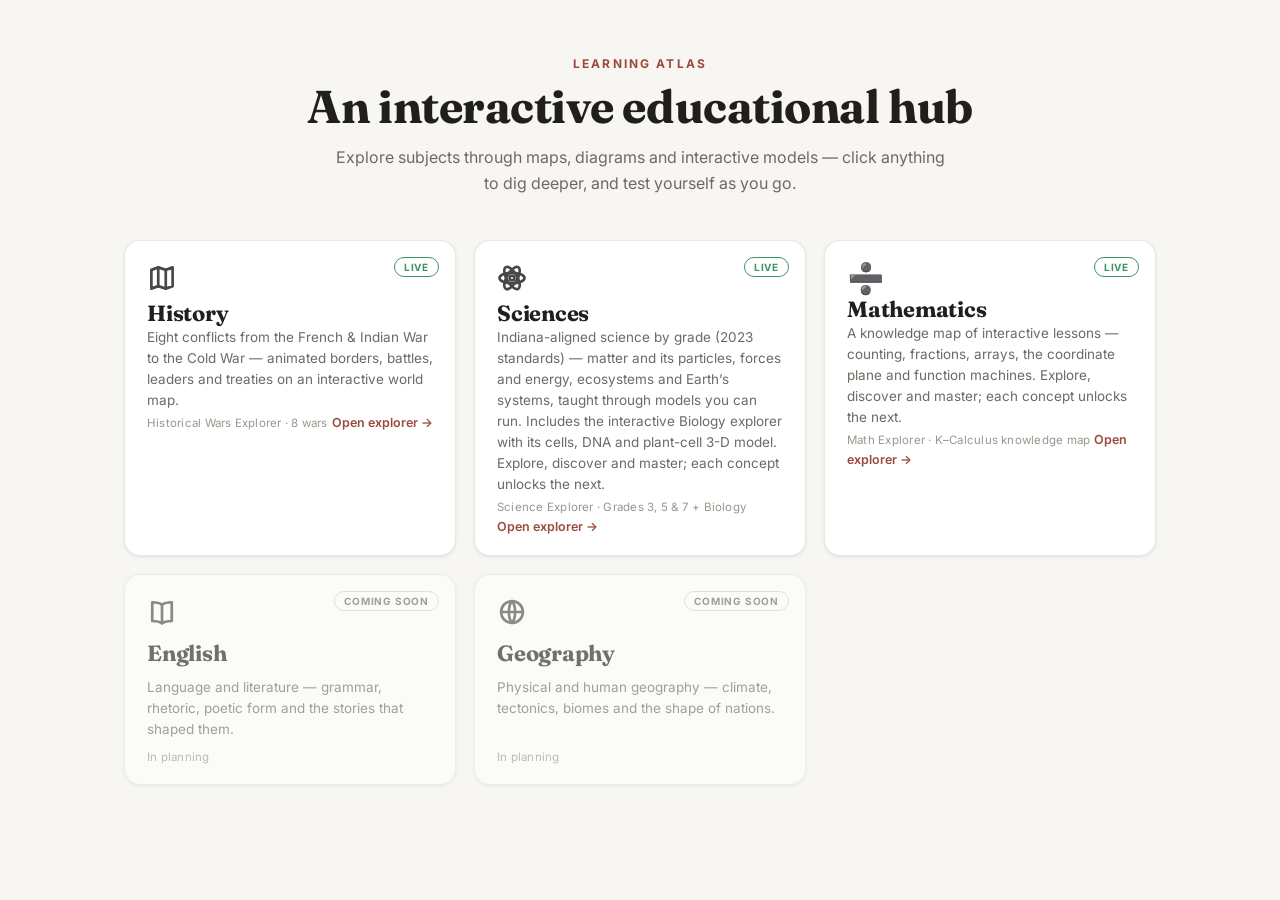
<file: index.html>
<!DOCTYPE html>
<html lang="en">
<head>
<meta charset="utf-8">
<meta name="viewport" content="width=device-width, initial-scale=1">
<title>Learning Atlas — an interactive educational hub</title>
<link rel="stylesheet" href="core/theme.css">
<style>
  body{overflow:auto}
  .hub{max-width:1080px;margin:0 auto;padding:56px 24px 80px}
  .hub-head{text-align:center;margin-bottom:44px}
  .hub-head .eyebrow{font-family:var(--ui);font-size:12px;letter-spacing:.18em;text-transform:uppercase;
    color:var(--accent);font-weight:700;margin-bottom:12px}
  .hub-head h1{font-family:var(--serif);font-size:46px;line-height:1.05;margin:0 0 14px;letter-spacing:-.01em}
  .hub-head p{font-family:var(--ui);font-size:16px;line-height:1.6;color:var(--muted);max-width:620px;margin:0 auto}
  .grid{display:grid;grid-template-columns:repeat(auto-fill,minmax(300px,1fr));gap:18px}
  .card{display:flex;flex-direction:column;gap:10px;background:var(--panel);border:1px solid var(--rule);
    border-radius:16px;padding:22px 22px 20px;text-decoration:none;color:var(--ink);position:relative;
    transition:transform .16s ease, border-color .16s ease, box-shadow .16s ease}
  a.card:hover{transform:translateY(-3px);border-color:var(--accent);box-shadow:0 14px 34px rgba(0,0,0,.12)}
  /* #474747 = the sampled tone of the ➗ Apple emoji bitmap, which never
     themes — the SVG glyphs pin to it so all six icons stay identical. */
  .card .icon{font-size:30px;line-height:1;display:inline-flex;align-items:center;height:30px;color:#474747}
  .card h2{font-family:var(--serif);font-size:22px;margin:2px 0 0}
  .card p{font-family:var(--ui);font-size:13.5px;line-height:1.55;color:var(--muted);margin:0;flex:1}
  .card .meta{font-family:var(--ui);font-size:11.5px;color:var(--faint);letter-spacing:.02em}
  .card .go{font-family:var(--ui);font-size:12.5px;font-weight:600;color:var(--accent)}
  .card.soon{opacity:.62;cursor:default}
  .badge{position:absolute;top:16px;right:16px;font-family:var(--ui);font-size:10px;font-weight:700;
    letter-spacing:.08em;text-transform:uppercase;color:var(--muted);border:1px solid var(--rule2);
    border-radius:20px;padding:3px 9px}
  .badge.live{color:var(--good);border-color:var(--good)}
  .hub-foot{text-align:center;margin-top:48px;font-family:var(--ui);font-size:12.5px;color:var(--faint)}
</style>
</head>
<body>
  <main class="hub">
    <header class="hub-head">
      <div class="eyebrow">Learning Atlas</div>
      <h1>An interactive educational hub</h1>
      <p>Explore subjects through maps, diagrams and interactive models — click anything to dig deeper, and test yourself as you go.</p>
    </header>

    <section class="grid" id="grid" aria-label="Subjects"></section>
  </main>

<script>
  /* Render the subject cards from the manifest, so adding a subject is a data
     change in subjects.json — no HTML edits. Served over HTTP (python http.server
     / GitHub Pages), where fetch of a same-origin file works.

     Icons: Mathematics keeps its original ➗ emoji, which macOS renders as a
     flat heavy gray glyph. The other cards use hub-local SVG glyphs drawn to
     that same aesthetic — heavy monochrome symbols, not colourful pictographs.
     An `icon` value that is a bare name maps to GLYPHS; anything else renders
     as text (emoji). */
  (function () {
    const grid = document.getElementById('grid');
    const esc = s => String(s == null ? '' : s).replace(/[&<>]/g, c => ({ '&': '&amp;', '<': '&lt;', '>': '&gt;' }[c]));
    const GLYPHS = {
      map: '<path d="M9 3.5 3.5 5.5v15L9 18.5l6 2 5.5-2v-15l-5.5 2-6-2z"/><line x1="9" y1="3.5" x2="9" y2="18.5"/><line x1="15" y1="5.5" x2="15" y2="20.5"/>',
      dna: '<path d="M8.5 3.5c0 4.2 7 4.3 7 8.5s-7 4.3-7 8.5"/><path d="M15.5 3.5c0 4.2-7 4.3-7 8.5s7 4.3 7 8.5"/><line x1="9.5" y1="5.7" x2="14.5" y2="5.7"/><line x1="9" y1="12" x2="15" y2="12"/><line x1="9.5" y1="18.3" x2="14.5" y2="18.3"/>',
      'book-open': '<path d="M12 6.2C10 4.6 7.4 4.2 4.2 4.2v15c3.2 0 5.8.4 7.8 2c2-1.6 4.6-2 7.8-2v-15c-3.2 0-5.8.4-7.8 2z"/><line x1="12" y1="6.6" x2="12" y2="20.6"/>',
      atom: '<circle cx="12" cy="12" r="1.9"/><ellipse cx="12" cy="12" rx="10" ry="4.2"/><ellipse cx="12" cy="12" rx="10" ry="4.2" transform="rotate(60 12 12)"/><ellipse cx="12" cy="12" rx="10" ry="4.2" transform="rotate(120 12 12)"/>',
      flask: '<path d="M9.8 3.5v5.8L4.8 18.8a1.6 1.6 0 0 0 1.5 2.2h11.4a1.6 1.6 0 0 0 1.5-2.2L14.2 9.3V3.5"/><line x1="8.6" y1="3.5" x2="15.4" y2="3.5"/><line x1="7.4" y1="15" x2="16.6" y2="15"/>',
      globe: '<circle cx="12" cy="12" r="8.7"/><line x1="3.3" y1="12" x2="20.7" y2="12"/><path d="M12 3.3c3.3 3.6 3.3 13.8 0 17.4c-3.3-3.6-3.3-13.8 0-17.4z"/>'
    };
    const glyph = b => `<svg width="30" height="30" viewBox="0 0 24 24" fill="none" stroke="currentColor" stroke-width="2.15" stroke-linecap="round" stroke-linejoin="round" aria-hidden="true">${b}</svg>`;
    const icon = v => GLYPHS[v] ? glyph(GLYPHS[v]) : esc(v);
    function card(s) {
      const inner = `
        <span class="badge${s.status === 'live' ? ' live' : ''}">${s.status === 'live' ? 'Live' : 'Coming soon'}</span>
        <span class="icon">${icon(s.icon)}</span>
        <h2>${esc(s.name)}</h2>
        <p>${esc(s.description)}</p>
        <span class="meta">${esc(s.meta)}</span>
        ${s.status === 'live' ? '<span class="go">Open explorer →</span>' : ''}`;
      if (s.status === 'live' && s.href) {
        const a = document.createElement('a'); a.className = 'card'; a.href = s.href; a.innerHTML = inner; return a;
      }
      const d = document.createElement('div'); d.className = 'card soon'; d.innerHTML = inner; return d;
    }
    fetch('subjects.json')
      .then(r => { if (!r.ok) throw new Error(r.status); return r.json(); })
      .then(data => (data.subjects || []).forEach(s => grid.appendChild(card(s))))
      .catch(() => {
        grid.innerHTML = '<p class="note" style="grid-column:1/-1">Couldn’t load subjects.json. ' +
          'Serve this folder over HTTP (e.g. <code>python3 -m http.server</code>) rather than opening the file directly.</p>';
      });
  })();
</script>
</body>
</html>
</file>
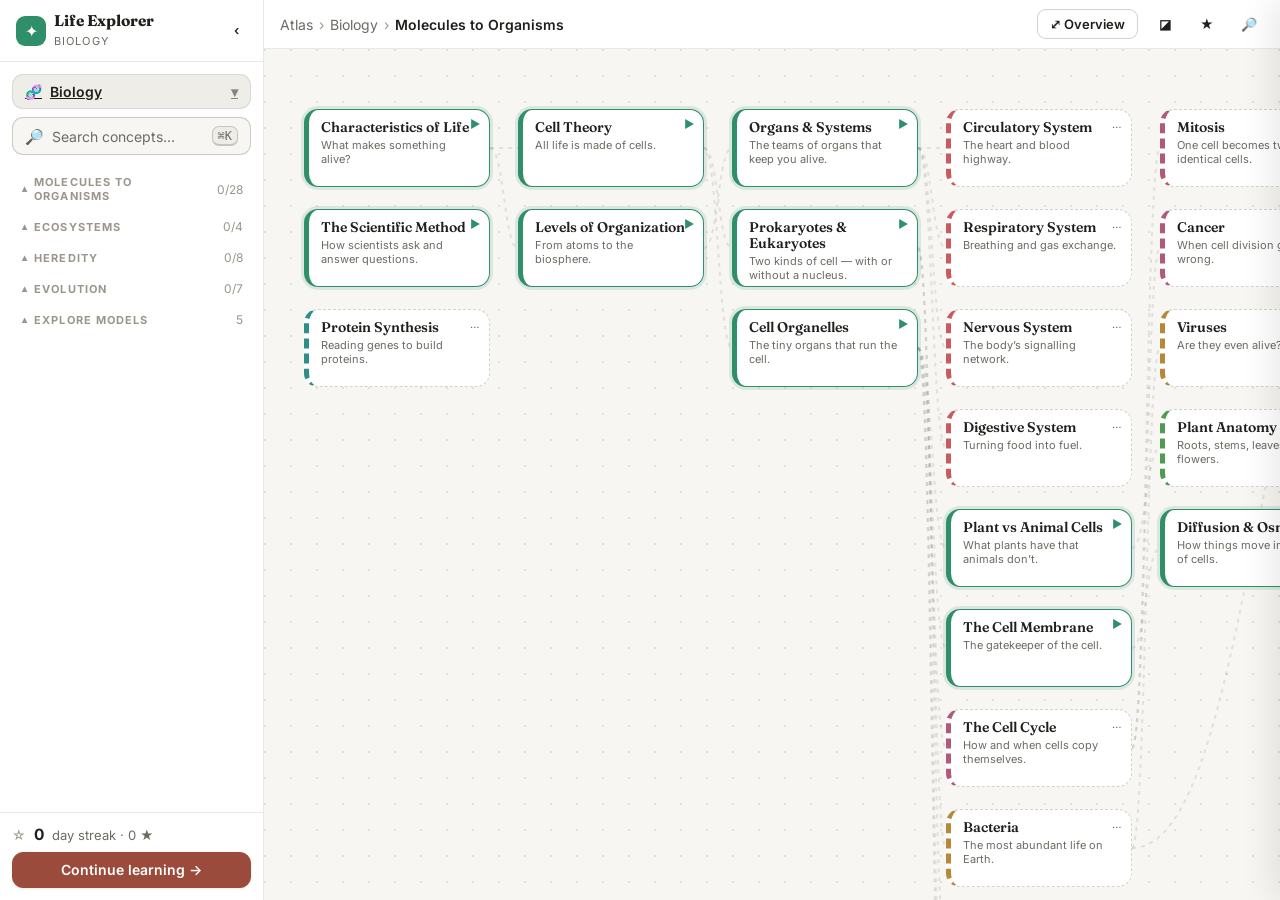
<file: subjects/biology/index.html>
<!DOCTYPE html>
<html lang="en">
<head>
<meta charset="utf-8">
<meta name="viewport" content="width=device-width, initial-scale=1">
<title>Life Explorer — Biology · Learning Atlas</title>
<link rel="stylesheet" href="../../core/theme.css">
<link rel="stylesheet" href="styles.css">
</head>
<body>
<div id="app" class="la-shell">

  <!-- ===================== SIDEBAR (curriculum spine) ===================== -->
  <aside class="la-side" id="sidebar" aria-label="Curriculum navigation">
    <div class="la-brand">
      <a class="la-logo" href="../../" title="Back to the Learning Atlas hub" aria-label="Learning Atlas home">✦</a>
      <span class="la-brand-txt"><b>Life Explorer</b><small>Biology</small></span>
      <button class="btn btn-ghost btn-icon btn-sm" id="collapse-btn" aria-label="Collapse sidebar" data-tooltip="Collapse">‹</button>
    </div>
    <div class="la-side-scroll">
      <a class="la-subject" href="../../" title="Switch subject"><span class="ic">🧬</span><span class="nm">Biology</span><span style="opacity:.5">▾</span></a>
      <button class="la-navsearch" id="open-cmd"><span style="font-size:15px">🔎</span><span>Search concepts…</span><span class="kbd">⌘K</span></button>
      <nav id="outline" aria-label="Concepts by unit"></nav>
    </div>
    <div class="la-side-foot">
      <div class="la-streak" id="streak"></div>
      <button class="btn btn-primary btn-block la-btn-continue" id="continue-btn"><span>Continue learning →</span></button>
    </div>
  </aside>

  <!-- ===================== MAIN ===================== -->
  <div class="la-main">
    <header class="la-appbar">
      <button class="btn btn-ghost btn-icon btn-sm la-menu-toggle" id="menu-btn" aria-label="Open menu">☰</button>
      <nav class="la-crumbs" id="crumbs" aria-label="Breadcrumb"></nav>
      <span class="spacer"></span>
      <button class="btn btn-secondary btn-sm" id="quiz-btn" data-tooltip="Quiz on this model" style="display:none">Quiz</button>
      <button class="btn btn-secondary btn-sm" id="overview-btn" data-tooltip="Zoom out to the whole map"><span id="overview-label">⤢ Overview</span></button>
      <button class="btn btn-ghost btn-icon btn-sm" id="standards-btn" data-tooltip="Standards coverage (Indiana)" aria-label="Standards coverage">◪</button>
      <button class="btn btn-ghost btn-icon btn-sm" id="progress-btn" data-tooltip="Your progress" aria-label="Progress">★</button>
      <button class="btn btn-ghost btn-icon btn-sm" id="open-cmd2" data-tooltip="Search (⌘K)" aria-label="Search">🔎</button>
    </header>

    <div id="stage">
      <div id="bio-main">
        <div id="bio-map" class="m-view" role="region" aria-label="Learning map"></div>
        <div id="bio-lesson" class="m-view" role="region" aria-label="Lesson" style="display:none"></div>
        <div id="canvas" role="region" aria-label="Interactive biology diagram" style="display:none"></div>
        <div class="legend ui" id="legend" aria-live="polite" style="display:none"></div>
        <div class="hint ui" id="hint" style="display:none">Click any labelled part to learn what it does.</div>
        <div class="live-instruction ui" id="live-instruction"></div>
      </div>
    </div>
  </div>

  <!-- ===================== SHARED DRAWER (scrim + rail) ===================== -->
  <div class="la-scrim" id="scrim"></div>
  <aside id="rail" aria-label="Details panel">
    <div class="rail-head">
      <div style="flex:1">
        <div class="rkind ui" id="rkind">Field notebook</div>
        <div class="rtitle" id="rtitle">Your progress</div>
      </div>
      <button class="icon-btn" id="railclose" title="Close" aria-label="Close panel">✕</button>
    </div>
    <div class="tabs" id="tabs"></div>
    <div class="rail-body" id="railbody"></div>
  </aside>

  <!-- ===================== COMMAND PALETTE ===================== -->
  <div class="la-cmd" id="cmd">
    <div class="la-cmd-card">
      <div class="la-cmd-in"><span style="font-size:17px;color:var(--muted)">🔎</span>
        <input id="cmd-input" type="text" placeholder="Search concepts, models, jump to a unit…" aria-label="Search" autocomplete="off">
        <span class="kbd">esc</span></div>
      <div class="la-cmd-list" id="cmd-list"></div>
    </div>
  </div>

  <!-- ===================== QUIZ MODAL ===================== -->
  <div id="quiz"><div class="quizcard ui" id="quizcard"></div></div>
</div>

<script type="module" src="vendor/model-viewer.min.js"></script>
<script src="../../core/shell.js"></script>
<script src="engine/store.js"></script>
<script src="engine/graph.js"></script>
<script src="engine/components.js"></script>
<script src="engine/player.js"></script>
<script src="engine/map.js"></script>
<script src="explorer.js"></script>
<script src="data/cell.js"></script>
<script src="data/plant-cell.js"></script>
<script src="data/tree-of-life.js"></script>
<script src="data/body-systems.js"></script>
<script src="data/genetics.js"></script>
<script src="data/concepts.js"></script>
<script src="data/standards.js"></script>
<script src="data/lessons-life.js"></script>
<script src="data/lessons-cells.js"></script>
<script src="data/lessons-processes.js"></script>
<script src="data/lessons-more.js"></script>
<script src="engine/app.js"></script>
</body>
</html>
</file>
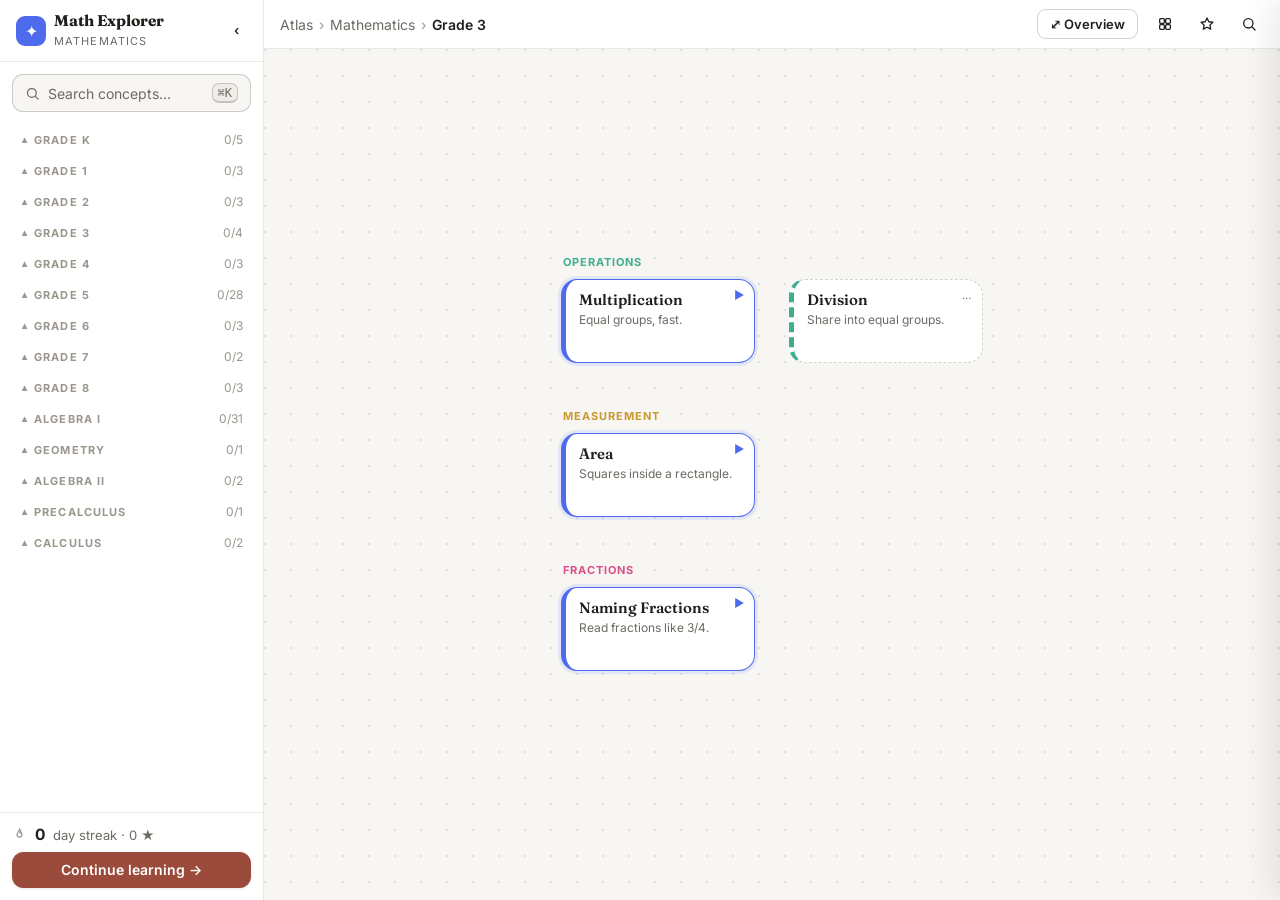
<file: subjects/math/index.html>
<!DOCTYPE html>
<html lang="en">
<head>
<meta charset="utf-8">
<meta name="viewport" content="width=device-width, initial-scale=1">
<title>Math Explorer — Mathematics · Learning Atlas</title>
<link rel="stylesheet" href="../../core/theme.css">
<link rel="stylesheet" href="styles.css">
</head>
<body>
<div id="app" class="la-shell">

  <!-- ===================== SIDEBAR (curriculum spine) ===================== -->
  <aside class="la-side" id="sidebar" aria-label="Curriculum navigation">
    <div class="la-brand">
      <a class="la-logo" href="../../" title="Back to the Learning Atlas hub" aria-label="Learning Atlas home">✦</a>
      <span class="la-brand-txt"><b>Math Explorer</b><small>Mathematics</small></span>
      <button class="btn btn-ghost btn-icon btn-sm" id="collapse-btn" aria-label="Collapse sidebar" data-tooltip="Collapse">‹</button>
    </div>
    <div class="la-side-scroll">
      <button class="la-navsearch" id="open-cmd"><span style="font-size:15px">🔎</span><span>Search concepts…</span><span class="kbd">⌘K</span></button>
      <nav id="outline" aria-label="Concepts by grade"></nav>
    </div>
    <div class="la-side-foot">
      <div class="la-streak" id="streak"></div>
      <button class="btn btn-primary btn-block la-btn-continue" id="continue-btn"><span>Continue learning →</span></button>
    </div>
  </aside>

  <!-- ===================== MAIN ===================== -->
  <div class="la-main">
    <header class="la-appbar">
      <button class="btn btn-ghost btn-icon btn-sm la-menu-toggle" id="menu-btn" aria-label="Open menu">☰</button>
      <nav class="la-crumbs" id="crumbs" aria-label="Breadcrumb"></nav>
      <span class="spacer"></span>
      <button class="btn btn-secondary btn-sm" id="overview-btn" data-tooltip="Zoom out to the whole map"><span id="overview-label">⤢ Overview</span></button>
      <button class="btn btn-ghost btn-icon btn-sm" id="standards-btn" data-tooltip="Standards coverage (Indiana)" aria-label="Standards coverage">◪</button>
      <button class="btn btn-ghost btn-icon btn-sm" id="progress-btn" data-tooltip="Your progress" aria-label="Progress">★</button>
      <button class="btn btn-ghost btn-icon btn-sm" id="open-cmd2" data-tooltip="Search (⌘K)" aria-label="Search">🔎</button>
    </header>

    <div id="stage">
      <div id="m-map" class="m-view" role="region" aria-label="Learning map"></div>
      <div id="m-lesson" class="m-view" role="region" aria-label="Lesson" style="display:none"></div>
    </div>
  </div>

  <!-- ===================== SHARED DRAWER (scrim + rail) ===================== -->
  <div class="la-scrim" id="scrim"></div>
  <aside id="rail" aria-label="Details panel">
    <div class="rail-head">
      <div style="flex:1">
        <div class="rkind ui" id="rkind">Explorer</div>
        <div class="rtitle" id="rtitle">Your progress</div>
      </div>
      <button class="icon-btn" id="railclose" title="Close" aria-label="Close panel">✕</button>
    </div>
    <div class="tabs" id="tabs"></div>
    <div class="rail-body" id="railbody"></div>
  </aside>

  <!-- ===================== COMMAND PALETTE ===================== -->
  <div class="la-cmd" id="cmd">
    <div class="la-cmd-card">
      <div class="la-cmd-in"><span style="font-size:17px;color:var(--muted)">🔎</span>
        <input id="cmd-input" type="text" placeholder="Search concepts, jump to a grade…" aria-label="Search" autocomplete="off">
        <span class="kbd">esc</span></div>
      <div class="la-cmd-list" id="cmd-list"></div>
    </div>
  </div>
</div>

<script src="../../core/shell.js"></script>
<script src="engine/store.js"></script>
<script src="engine/graph.js"></script>
<script src="engine/components.js"></script>
<script src="engine/player.js"></script>
<script src="engine/map.js"></script>
<script src="data/concepts.js"></script>
<script src="data/standards.js"></script>
<script src="data/lessons-k.js"></script>
<script src="data/lessons-1-2.js"></script>
<script src="data/lessons-3-plus.js"></script>
<script src="data/lessons-5-number.js"></script>
<script src="data/lessons-5-computation.js"></script>
<script src="data/lessons-5-geometry.js"></script>
<script src="data/lessons-5-algebra-data.js"></script>
<script src="data/lessons-algebra1.js"></script>
<script src="data/lessons-quadratics.js"></script>
<script src="data/lessons-algebra1-linear.js"></script>
<script src="data/lessons-algebra1-functions.js"></script>
<script src="data/lessons-algebra1-systems.js"></script>
<script src="data/lessons-algebra1-ne.js"></script>
<script src="data/lessons-algebra1-quadratics2.js"></script>
<script src="data/lessons-algebra1-data.js"></script>
<script src="engine/app.js"></script>
</body>
</html>
</file>
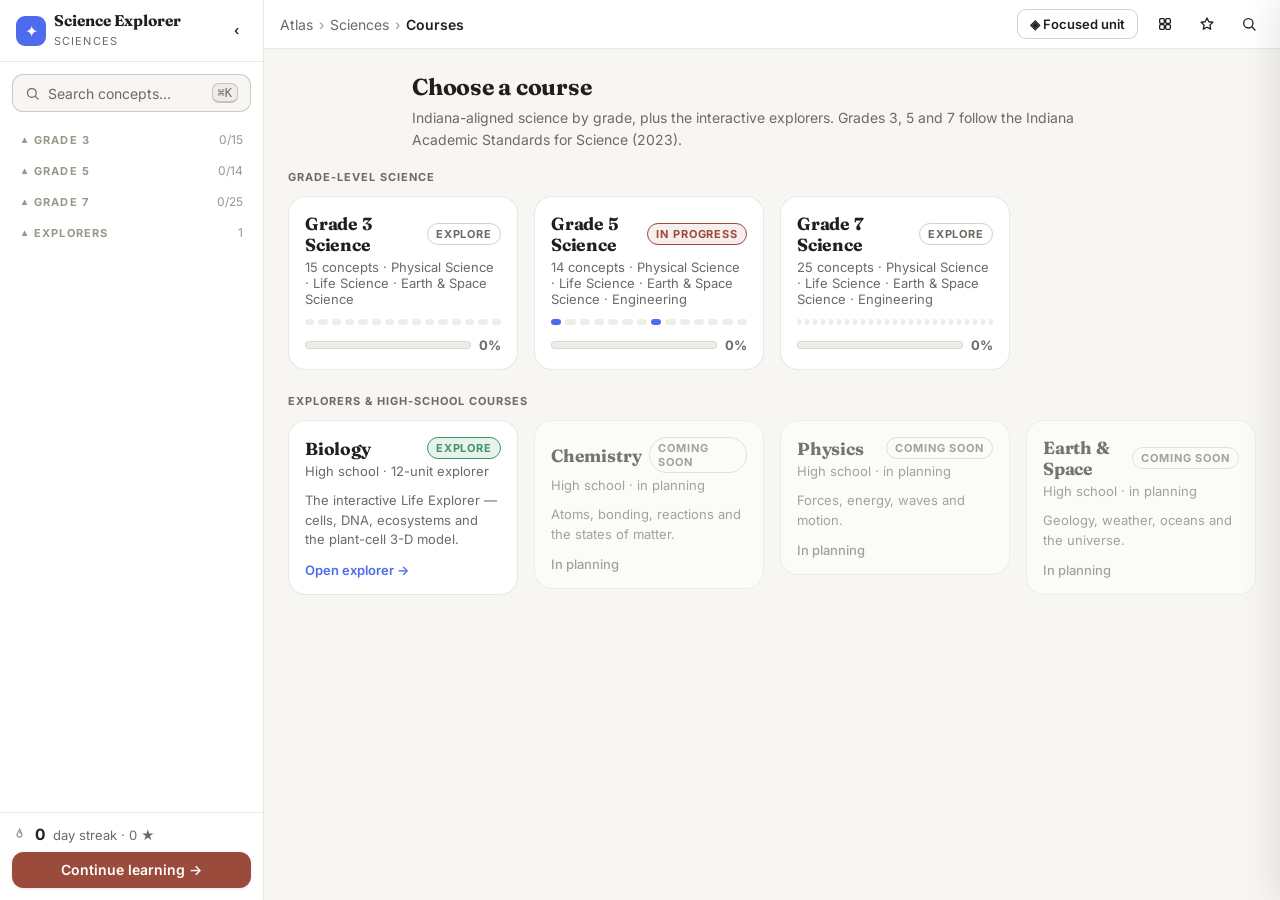
<file: subjects/sciences/index.html>
<!DOCTYPE html>
<html lang="en">
<head>
<meta charset="utf-8">
<meta name="viewport" content="width=device-width, initial-scale=1">
<title>Science Explorer — Sciences · Learning Atlas</title>
<link rel="stylesheet" href="../../core/theme.css">
<link rel="stylesheet" href="styles.css">
</head>
<body>
<div id="app" class="la-shell">

  <!-- ===================== SIDEBAR (curriculum spine) ===================== -->
  <aside class="la-side" id="sidebar" aria-label="Curriculum navigation">
    <div class="la-brand">
      <a class="la-logo" href="../../" title="Back to the Learning Atlas hub" aria-label="Learning Atlas home">✦</a>
      <span class="la-brand-txt"><b>Science Explorer</b><small>Sciences</small></span>
      <button class="btn btn-ghost btn-icon btn-sm" id="collapse-btn" aria-label="Collapse sidebar" data-tooltip="Collapse">‹</button>
    </div>
    <div class="la-side-scroll">
      <button class="la-navsearch" id="open-cmd"><span style="font-size:15px">🔎</span><span>Search concepts…</span><span class="kbd">⌘K</span></button>
      <nav id="outline" aria-label="Concepts by grade"></nav>
    </div>
    <div class="la-side-foot">
      <div class="la-streak" id="streak"></div>
      <button class="btn btn-primary btn-block la-btn-continue" id="continue-btn"><span>Continue learning →</span></button>
    </div>
  </aside>

  <!-- ===================== MAIN ===================== -->
  <div class="la-main">
    <header class="la-appbar">
      <button class="btn btn-ghost btn-icon btn-sm la-menu-toggle" id="menu-btn" aria-label="Open menu">☰</button>
      <nav class="la-crumbs" id="crumbs" aria-label="Breadcrumb"></nav>
      <span class="spacer"></span>
      <button class="btn btn-secondary btn-sm" id="overview-btn" data-tooltip="Back to the course picker"><span id="overview-label">⤢ Overview</span></button>
      <button class="btn btn-ghost btn-icon btn-sm" id="standards-btn" data-tooltip="Standards coverage (Indiana)" aria-label="Standards coverage">◪</button>
      <button class="btn btn-ghost btn-icon btn-sm" id="progress-btn" data-tooltip="Your progress" aria-label="Progress">★</button>
      <button class="btn btn-ghost btn-icon btn-sm" id="open-cmd2" data-tooltip="Search (⌘K)" aria-label="Search">🔎</button>
    </header>

    <div id="stage">
      <div id="m-map" class="m-view" role="region" aria-label="Learning map"></div>
      <div id="m-lesson" class="m-view" role="region" aria-label="Lesson" style="display:none"></div>
    </div>
  </div>

  <!-- ===================== SHARED DRAWER (scrim + rail) ===================== -->
  <div class="la-scrim" id="scrim"></div>
  <aside id="rail" aria-label="Details panel">
    <div class="rail-head">
      <div style="flex:1">
        <div class="rkind ui" id="rkind">Explorer</div>
        <div class="rtitle" id="rtitle">Your progress</div>
      </div>
      <button class="icon-btn" id="railclose" title="Close" aria-label="Close panel">✕</button>
    </div>
    <div class="tabs" id="tabs"></div>
    <div class="rail-body" id="railbody"></div>
  </aside>

  <!-- ===================== COMMAND PALETTE ===================== -->
  <div class="la-cmd" id="cmd">
    <div class="la-cmd-card">
      <div class="la-cmd-in"><span style="font-size:17px;color:var(--muted)">🔎</span>
        <input id="cmd-input" type="text" placeholder="Search concepts, jump to a grade…" aria-label="Search" autocomplete="off">
        <span class="kbd">esc</span></div>
      <div class="la-cmd-list" id="cmd-list"></div>
    </div>
  </div>
</div>

<script src="../../core/shell.js"></script>
<script src="engine/store.js"></script>
<script src="engine/graph.js"></script>
<script src="engine/components.js"></script>
<script src="engine/player.js"></script>
<script src="engine/map.js"></script>
<script src="data/concepts.js"></script>
<script src="data/standards.js"></script>
<script src="data/lessons-g5.js"></script>
<script src="engine/app.js"></script>
</body>
</html>
</file>
<file: core/theme.css>
/* ============================================================================
   Learning Atlas — shared design system  (core/theme.css)
   ----------------------------------------------------------------------------
   ONE source of truth for the whole hub. Every subject links this first, then
   layers its own subject-specific styles on top. The "atlas" identity is kept
   — warm parchment surfaces, an editorial serif for display, a muted brick
   accent — but it is now expressed through a rigorous token system (spacing,
   radius, elevation, type, motion) plus a library of reusable primitives
   (buttons, cards, badges, tooltips, skeletons, empty/error states, forms,
   alerts, progress) so every page is built from the same parts.

   LAYERS
     1. Design tokens         — the vocabulary (colour, space, radius, …)
     2. Base + accessibility  — resets, focus rings, reduced-motion, a11y
     3. App shell             — topbar, search, menus
     4. Stage + info rail     — the sliding drawer + its content styles
     5. Quiz modal            — dialog
     6. Primitives            — buttons, cards, badges, chips, tags, tooltips,
                                skeletons, spinners, empty states, alerts,
                                progress, form controls, kbd
   Light + dark via prefers-color-scheme; high-contrast + reduced-motion honoured.
   ========================================================================== */

/* Modern-scholarly type: Inter for UI/body, Fraunces (optical serif) for display. */
@import url('https://fonts.googleapis.com/css2?family=Inter:wght@400;500;600;700;800&family=Fraunces:opsz,wght@9..144,500;9..144,600;9..144,700&display=swap');

/* ========================================================================== *
   1 · DESIGN TOKENS
   ========================================================================== */
:root{
  /* — Brand & surface palette ("modern scholarly": clean warm neutrals,
       a livelier terracotta accent; the parchment yellow is retired) — */
  --page:#f7f6f3; --panel:#ffffff; --panel2:#efede8;
  --ink:#211f1c; --muted:#6d6a63; --faint:#9b968c;
  --rule:rgba(33,31,28,.10); --rule2:rgba(33,31,28,.20);
  --accent:#9a4b3b; --link:#3e63a8;
  --neutral:#dedbd3; --neutral-stroke:#c4c0b5;
  --good:#3d9464; --bad:#c74f44;

  /* — Semantic colour extensions — */
  --accent-ink:#ffffff;                  /* text/icon on an accent fill       */
  --accent-weak:rgba(154,75,59,.09);     /* accent tint background            */
  --accent-ring:rgba(154,75,59,.25);     /* focus ring / selected glow        */
  --info:#3e63a8;  --info-weak:rgba(62,99,168,.10);
  --warn:#b07a22;  --warn-weak:rgba(176,122,34,.12);
  --good-weak:rgba(61,148,100,.12);
  --bad-weak:rgba(199,79,68,.10);
  --focus:#3e63a8;                        /* keyboard focus ring              */
  --overlay:rgba(18,17,15,.48);           /* modal / scrim backdrop           */
  --scrim:rgba(18,17,15,.14);             /* light scrim for non-blocking drawer */
  /* --brand is the per-subject chrome accent. Defaults to the atlas brick;
     each subject may set it to its own hue (Math blue, Biology green, …). */
  --brand:var(--accent); --brand-ink:var(--accent-ink);
  --brand-weak:var(--accent-weak); --brand-ring:var(--accent-ring);

  /* — Typography — */
  --ui:"Inter",-apple-system,BlinkMacSystemFont,"Segoe UI",Helvetica,Arial,sans-serif;
  --serif:"Fraunces","Iowan Old Style","Palatino Linotype",Palatino,Georgia,serif;
  --mono:ui-monospace,SFMono-Regular,"SF Mono",Menlo,Consolas,monospace;
  --fs-2xs:11px; --fs-xs:12px; --fs-sm:13px; --fs-md:14px; --fs-base:15.5px;
  --fs-lg:17.5px; --fs-xl:20px; --fs-2xl:23px; --fs-3xl:28px; --fs-4xl:36px; --fs-5xl:48px;
  --lh-tight:1.15; --lh-snug:1.35; --lh-normal:1.55; --lh-relaxed:1.68;
  --fw-normal:400; --fw-medium:500; --fw-semibold:600; --fw-bold:700;
  --tracking-wide:.08em; --tracking-wider:.12em; --tracking-caps:.1em;

  /* — Spacing scale (4px base) — */
  --sp-0:0; --sp-1:4px; --sp-2:8px; --sp-3:12px; --sp-4:16px; --sp-5:20px;
  --sp-6:24px; --sp-7:28px; --sp-8:32px; --sp-10:40px; --sp-12:48px; --sp-16:64px;

  /* — Radius scale — */
  --r-xs:7px; --r-sm:9px; --r-md:11px; --r-lg:14px; --r-xl:18px; --r-2xl:24px;
  --r-pill:999px; --r-round:50%;

  /* — Elevation (shadows: soft, diffuse, neutral) — */
  --sh-1:0 1px 2px rgba(20,18,15,.04), 0 1px 4px rgba(20,18,15,.06);
  --sh-2:0 3px 12px rgba(20,18,15,.07);
  --sh-3:0 10px 32px rgba(20,18,15,.11);
  --sh-4:0 24px 64px rgba(20,18,15,.16);
  --sh-rail:-8px 0 32px rgba(0,0,0,.09);
  --sh-focus:0 0 0 3px var(--accent-ring);

  /* — Motion — */
  --ease:cubic-bezier(.4,0,.2,1);
  --ease-out:cubic-bezier(.2,.7,.2,1);
  --ease-spring:cubic-bezier(.34,1.4,.5,1);
  --dur-1:120ms; --dur-2:200ms; --dur-3:320ms; --dur-4:480ms;

  /* — Z-index scale — */
  --z-stage:10; --z-nav:20; --z-rail:25; --z-pop:30; --z-modal:40; --z-toast:50;

  /* — Layout — */
  --rail-w:440px;
  --touch:44px;                            /* min interactive target           */
}

@media (prefers-color-scheme: dark){
  :root{
    /* neutral slate darks (the sepia dark mode is retired) */
    --page:#141519; --panel:#1d1f24; --panel2:#181a1f;
    --ink:#e9e9ec; --muted:#9d9fa6; --faint:#6f7178;
    --rule:rgba(233,233,236,.10); --rule2:rgba(233,233,236,.20);
    --accent:#e29385; --link:#94b4e8;
    --neutral:#2a2d33; --neutral-stroke:#3a3e46;
    --good:#66b586; --bad:#dd7a70;

    --accent-ink:#17140f;
    --accent-weak:rgba(226,147,133,.13);
    --accent-ring:rgba(226,147,133,.28);
    --info:#94b4e8; --info-weak:rgba(148,180,232,.14);
    --warn:#d8b878; --warn-weak:rgba(216,184,120,.14);
    --good-weak:rgba(102,181,134,.16);
    --bad-weak:rgba(221,122,112,.15);
    --focus:#94b4e8;
    --overlay:rgba(0,0,0,.60);
    --scrim:rgba(0,0,0,.34);

    --sh-1:0 1px 2px rgba(0,0,0,.30), 0 1px 3px rgba(0,0,0,.34);
    --sh-2:0 3px 12px rgba(0,0,0,.38);
    --sh-3:0 10px 32px rgba(0,0,0,.46);
    --sh-4:0 24px 64px rgba(0,0,0,.55);
    --sh-rail:-8px 0 32px rgba(0,0,0,.45);
  }
}

/* Stronger separators when the OS asks for more contrast. */
@media (prefers-contrast: more){
  :root{--rule:rgba(33,31,28,.34); --rule2:rgba(33,31,28,.52); --muted:#54524b; --faint:#6b6961}
}
@media (prefers-contrast: more) and (prefers-color-scheme: dark){
  :root{--rule:rgba(233,233,236,.34); --rule2:rgba(233,233,236,.55); --muted:#c6c7cc; --faint:#a5a6ad}
}

/* ========================================================================== *
   2 · BASE + ACCESSIBILITY
   ========================================================================== */
*{box-sizing:border-box}
html,body{height:100%}
body{margin:0;background:var(--page);color:var(--ink);font-family:var(--ui);
  -webkit-font-smoothing:antialiased;text-rendering:optimizeLegibility}
/* Display headings carry the scholarly serif; body copy is the modern sans. */
h1,h2,h3,h4{font-family:var(--serif);letter-spacing:-.01em}
button{font-family:var(--ui);cursor:pointer;color:inherit}
/* Inline SVG icons (Atlas.icon) inherit text colour and align to the text line. */
.ic-svg{display:inline-block;vertical-align:-.15em;flex:none}
a{color:var(--link)}
.ui{font-family:var(--ui)}
.serif{font-family:var(--serif)}
.tabnum{font-variant-numeric:tabular-nums}
.sr-only{position:absolute;width:1px;height:1px;padding:0;margin:-1px;overflow:hidden;clip:rect(0,0,0,0);border:0}

/* One consistent keyboard-focus ring for every interactive element. Mouse
   users never see it (":focus-visible"); keyboard users always do. */
:where(a,button,input,select,textarea,[tabindex],summary):focus-visible{
  outline:2px solid var(--focus);outline-offset:2px;border-radius:var(--r-xs)}
:where(a,button,input,select,textarea,[tabindex]):focus:not(:focus-visible){outline:none}

/* Skip-link: first tab stop jumps past the chrome to the main stage. */
.skip-link{position:absolute;left:var(--sp-2);top:-60px;z-index:var(--z-toast);
  background:var(--accent);color:var(--accent-ink);font-family:var(--ui);font-size:var(--fs-sm);
  padding:var(--sp-2) var(--sp-4);border-radius:var(--r-md);transition:top var(--dur-2) var(--ease)}
.skip-link:focus{top:var(--sp-2)}

/* Honour "reduce motion": collapse transitions & animations, keep end states. */
@media (prefers-reduced-motion: reduce){
  *,*::before,*::after{animation-duration:.01ms !important;animation-iteration-count:1 !important;
    transition-duration:.01ms !important;scroll-behavior:auto !important}
}

/* ========================================================================== *
   3 · APP SHELL — topbar, brand, search, menus
   ========================================================================== */
/* old top-bar shell (biology/history). The sidebar shell opts out via .la-shell. */
#app:not(.la-shell){display:flex;flex-direction:column;height:100vh;overflow:hidden}

#topbar{display:flex;align-items:center;gap:var(--sp-3);padding:var(--sp-2) var(--sp-4);
  background:var(--panel);border-bottom:1px solid var(--rule);z-index:var(--z-nav);flex:none}
#topbar .brand{font-weight:var(--fw-semibold);font-size:var(--fs-lg);letter-spacing:-.01em;
  white-space:nowrap;text-decoration:none;color:var(--ink)}
#topbar .brand small{display:block;font-family:var(--ui);font-size:var(--fs-2xs);letter-spacing:var(--tracking-wider);
  text-transform:uppercase;color:var(--accent);font-weight:var(--fw-bold)}
#topbar .spacer{flex:1}

.homelink{font-family:var(--ui);font-size:var(--fs-sm);color:var(--muted);text-decoration:none;
  border:1px solid var(--rule2);border-radius:var(--r-pill);padding:var(--sp-2) var(--sp-3);white-space:nowrap;
  display:inline-flex;align-items:center;gap:var(--sp-1);transition:border-color var(--dur-1) var(--ease),color var(--dur-1) var(--ease)}
.homelink:hover{border-color:var(--accent);color:var(--ink)}

.searchbox{position:relative;font-family:var(--ui)}
.searchbox input{width:240px;height:32px;border:1px solid var(--rule2);background:var(--page);color:var(--ink);
  border-radius:var(--r-pill);padding:0 var(--sp-4);font-size:var(--fs-md);outline:none;
  transition:border-color var(--dur-1) var(--ease),box-shadow var(--dur-1) var(--ease)}
.searchbox input:focus{border-color:var(--accent);box-shadow:var(--sh-focus)}
.results{position:absolute;top:38px;left:0;right:0;background:var(--panel);border:1px solid var(--rule2);
  border-radius:var(--r-md);box-shadow:var(--sh-3);overflow:hidden;display:none;z-index:var(--z-pop)}
.results.open{display:block}
.results button{display:flex;justify-content:space-between;gap:var(--sp-3);width:100%;text-align:left;border:0;
  background:none;color:var(--ink);padding:var(--sp-2) var(--sp-3);font-size:var(--fs-md);border-bottom:1px solid var(--rule)}
.results button:last-child{border-bottom:0}
.results button:hover,.results button.active{background:var(--panel2)}
.results .sub{color:var(--muted);font-size:var(--fs-xs)}
.results mark{background:var(--accent-weak);color:var(--accent);padding:0 1px;border-radius:3px}

.tb-btn{font-family:var(--ui);font-size:var(--fs-sm);border:1px solid var(--rule2);background:var(--page);
  color:var(--ink);border-radius:var(--r-pill);padding:var(--sp-2) var(--sp-3);display:inline-flex;align-items:center;gap:var(--sp-1);
  transition:border-color var(--dur-1) var(--ease),color var(--dur-1) var(--ease),background var(--dur-1) var(--ease)}
.tb-btn:hover{border-color:var(--accent)}
.tb-btn:active{background:var(--panel2)}
.tb-btn.active{border-color:var(--accent);color:var(--accent);font-weight:var(--fw-semibold);background:var(--accent-weak)}
.tb-menu{position:relative}

.menu-pop{position:absolute;right:0;top:38px;background:var(--panel);border:1px solid var(--rule2);
  border-radius:var(--r-md);padding:var(--sp-2);box-shadow:var(--sh-3);display:none;z-index:var(--z-pop);min-width:190px}
.menu-pop.open{display:block;animation:pop-in var(--dur-2) var(--ease-out)}
.menu-pop label{display:flex;align-items:center;gap:var(--sp-2);padding:var(--sp-2);font-family:var(--ui);
  font-size:var(--fs-md);color:var(--ink);border-radius:var(--r-xs);cursor:pointer}
.menu-pop label:hover{background:var(--panel2)}
.menu-pop .head{font-family:var(--ui);font-size:var(--fs-2xs);letter-spacing:var(--tracking-caps);text-transform:uppercase;
  color:var(--muted);padding:var(--sp-1) var(--sp-2)}
.menu-pop button.menu-item{display:block;width:100%;text-align:left;border:0;background:none;color:var(--ink);
  padding:var(--sp-2);border-radius:var(--r-xs);font-family:var(--ui);font-size:var(--fs-md)}
.menu-pop button.menu-item:hover{background:var(--panel2)}
@keyframes pop-in{from{opacity:0;transform:translateY(-4px) scale(.98)}to{opacity:1;transform:none}}

/* ========================================================================== *
   4 · STAGE + INFO RAIL (the sliding drawer)
   ========================================================================== */
#stage{position:relative;flex:1;min-height:0;overflow:hidden;display:flex}

#rail{position:absolute;top:0;right:0;height:100%;width:var(--rail-w);max-width:88vw;background:var(--panel);
  border-left:1px solid var(--rule);display:flex;flex-direction:column;transform:translateX(100%);
  transition:transform var(--dur-3) var(--ease);z-index:var(--z-rail);box-shadow:var(--sh-rail)}
#rail.open{transform:translateX(0)}
.rail-head{display:flex;align-items:center;gap:var(--sp-2);padding:var(--sp-3) var(--sp-3) var(--sp-3) var(--sp-4);
  border-bottom:1px solid var(--rule)}
.rail-head .rtitle{font-weight:var(--fw-semibold);font-size:var(--fs-lg);flex:1;line-height:var(--lh-tight)}
.rail-head .rkind{font-family:var(--ui);font-size:var(--fs-xs);letter-spacing:var(--tracking-wide);text-transform:uppercase;
  color:var(--accent);font-weight:var(--fw-bold)}
.icon-btn{width:30px;height:30px;border-radius:var(--r-xs);border:1px solid var(--rule2);background:var(--page);
  color:var(--ink);font-size:14px;line-height:1;display:inline-flex;align-items:center;justify-content:center;
  transition:border-color var(--dur-1) var(--ease),background var(--dur-1) var(--ease)}
.icon-btn:hover{border-color:var(--accent)}
.icon-btn:active{background:var(--panel2)}

.tabs{display:flex;gap:2px;padding:var(--sp-2) var(--sp-3) 0;border-bottom:1px solid var(--rule);flex-wrap:wrap;font-family:var(--ui)}
.tabs button{border:0;background:none;color:var(--muted);font-size:var(--fs-sm);padding:var(--sp-2);border-radius:var(--r-xs) var(--r-xs) 0 0;
  border-bottom:2px solid transparent;transition:color var(--dur-1) var(--ease)}
.tabs button:hover{color:var(--ink)}
.tabs button.active{color:var(--accent);border-bottom-color:var(--accent);font-weight:var(--fw-semibold)}

.rail-body{flex:1;overflow-y:auto;padding:var(--sp-5) var(--sp-6);overscroll-behavior:contain}
.rail-body h3{font-size:var(--fs-base);margin:var(--sp-5) 0 var(--sp-2);font-family:var(--ui);font-weight:var(--fw-bold)}
.rail-body h3:first-child{margin-top:0}
.rail-body p{margin:0 0 13px;font-size:var(--fs-base);line-height:var(--lh-relaxed)}
.rail-body ul{margin:0 0 13px;padding-left:20px}
.rail-body li{margin:0 0 5px;line-height:var(--lh-normal)}
.rail-body .lead{font-size:var(--fs-lg);line-height:1.62;color:var(--ink)}

.kv{display:grid;grid-template-columns:auto 1fr;gap:5px var(--sp-3);font-family:var(--ui);font-size:var(--fs-md);margin:0 0 14px}
.kv dt{color:var(--muted)}
.kv dd{margin:0;text-align:right}

.chips{display:flex;flex-wrap:wrap;gap:var(--sp-2);margin:0 0 14px}
.chip{font-family:var(--ui);font-size:var(--fs-sm);border:1px solid var(--rule2);border-radius:var(--r-pill);
  padding:3px var(--sp-3);color:var(--muted);background:none;cursor:pointer;
  transition:border-color var(--dur-1) var(--ease),color var(--dur-1) var(--ease),background var(--dur-1) var(--ease)}
.chip:hover{border-color:var(--accent);color:var(--ink)}
.chip.active,.chip[aria-pressed="true"]{border-color:var(--accent);color:var(--accent);background:var(--accent-weak)}

.conf{display:inline-block;font-family:var(--ui);font-size:var(--fs-2xs);letter-spacing:.04em;text-transform:uppercase;
  color:var(--muted);border:1px solid var(--rule2);border-radius:var(--r-md);padding:1px 7px;margin-left:6px;vertical-align:1px}
.conf.low{color:var(--accent);border-color:var(--accent)}

.list-item{display:flex;gap:var(--sp-3);align-items:flex-start;width:100%;text-align:left;border:0;background:none;
  color:var(--ink);padding:var(--sp-2) 6px;border-bottom:1px solid var(--rule);font-family:var(--serif);
  transition:background var(--dur-1) var(--ease)}
.list-item:hover{background:var(--panel2)}
.list-item .dot{width:9px;height:9px;border-radius:var(--r-round);margin-top:6px;flex:none}
.list-item .li-main{flex:1;min-width:0}
.list-item .li-title{display:block;font-size:var(--fs-md)}
.list-item .li-sub{display:block;margin-top:1px;font-family:var(--ui);font-size:var(--fs-xs);color:var(--muted);line-height:1.4}

.note{font-family:var(--ui);font-size:var(--fs-sm);color:var(--muted);background:var(--panel2);
  border-radius:var(--r-sm);padding:var(--sp-2) var(--sp-3);margin:0 0 var(--sp-3)}

/* ========================================================================== *
   5 · QUIZ MODAL (accessible dialog)
   ========================================================================== */
#quiz{position:absolute;inset:0;background:var(--overlay);display:none;align-items:center;justify-content:center;
  z-index:var(--z-modal);padding:var(--sp-4)}
#quiz.open{display:flex;animation:fade-in var(--dur-2) var(--ease)}
.quizcard{background:var(--panel);border-radius:var(--r-xl);border:1px solid var(--rule2);max-width:440px;width:100%;
  padding:var(--sp-6);box-shadow:var(--sh-4);animation:modal-in var(--dur-3) var(--ease-out)}
.quizcard .kq{font-family:var(--ui);font-size:var(--fs-xs);letter-spacing:var(--tracking-caps);text-transform:uppercase;
  color:var(--accent);font-weight:var(--fw-bold)}
.quizcard h3{margin:6px 0 14px;font-size:var(--fs-xl)}
.quizcard .opts{display:flex;flex-direction:column;gap:var(--sp-2);margin-bottom:14px}
.quizcard .opts button{border:1px solid var(--rule2);background:var(--page);color:var(--ink);border-radius:var(--r-md);
  padding:var(--sp-3) var(--sp-4);text-align:left;font-family:var(--serif);font-size:var(--fs-base);
  transition:border-color var(--dur-1) var(--ease),background var(--dur-1) var(--ease),transform var(--dur-1) var(--ease)}
.quizcard .opts button:hover{border-color:var(--accent)}
.quizcard .opts button:active{transform:scale(.99)}
.quizcard .feedback{font-family:var(--ui);font-size:var(--fs-md);padding:var(--sp-3);border-radius:var(--r-sm);margin-bottom:var(--sp-3);display:none}
.quizcard .feedback.show{display:block;animation:fade-in var(--dur-2) var(--ease)}
.quizcard .feedback.ok{background:var(--good-weak);color:var(--good)}
.quizcard .feedback.no{background:var(--bad-weak);color:var(--bad)}
.quizcard .qfoot{display:flex;justify-content:space-between;align-items:center;font-family:var(--ui);font-size:var(--fs-sm);color:var(--muted)}
.quizcard .qfoot button{border:1px solid var(--rule2);background:var(--page);color:var(--ink);border-radius:var(--r-sm);padding:var(--sp-2) var(--sp-4);
  transition:border-color var(--dur-1) var(--ease)}
.quizcard .qfoot button:hover{border-color:var(--accent)}

.live-instruction{position:absolute;left:50%;top:16px;transform:translateX(-50%);background:var(--accent);color:var(--accent-ink);
  font-family:var(--ui);font-size:var(--fs-md);padding:var(--sp-2) var(--sp-4);border-radius:var(--r-pill);
  box-shadow:var(--sh-3);z-index:var(--z-pop);display:none}
.live-instruction.show{display:block;animation:pop-in var(--dur-2) var(--ease-out)}

@keyframes fade-in{from{opacity:0}to{opacity:1}}
@keyframes modal-in{from{opacity:0;transform:translateY(12px) scale(.97)}to{opacity:1;transform:none}}

/* ========================================================================== *
   6 · PRIMITIVES — the reusable component library
   ========================================================================== */

/* ---- 6.1  Buttons ---------------------------------------------------------
   <button class="btn btn-primary">…</button>
   Variants: btn-primary · btn-secondary · btn-ghost · btn-outline · btn-danger
             · btn-success · btn-icon.  Sizes: btn-sm · btn-lg · btn-block.
   States: hover · active(pressed) · :disabled · [aria-busy=true] (loading).  */
.btn{--btn-bg:var(--page);--btn-fg:var(--ink);--btn-bd:var(--rule2);
  position:relative;display:inline-flex;align-items:center;justify-content:center;gap:var(--sp-2);
  font-family:var(--ui);font-size:var(--fs-md);font-weight:var(--fw-semibold);line-height:1;
  min-height:36px;padding:var(--sp-2) var(--sp-4);border-radius:var(--r-md);
  border:1px solid var(--btn-bd);background:var(--btn-bg);color:var(--btn-fg);cursor:pointer;
  text-decoration:none;white-space:nowrap;-webkit-tap-highlight-color:transparent;
  transition:transform var(--dur-1) var(--ease),box-shadow var(--dur-1) var(--ease),
    background var(--dur-1) var(--ease),border-color var(--dur-1) var(--ease),filter var(--dur-1) var(--ease)}
.btn:hover{filter:brightness(1.04)}
.btn:active{transform:translateY(1px)}
.btn:disabled,.btn[aria-disabled="true"]{opacity:.5;cursor:not-allowed;filter:none;transform:none;box-shadow:none}
.btn-primary{--btn-bg:var(--accent);--btn-fg:var(--accent-ink);--btn-bd:var(--accent);box-shadow:var(--sh-1)}
.btn-secondary{--btn-bg:var(--panel);--btn-fg:var(--ink);--btn-bd:var(--rule2)}
.btn-secondary:hover{border-color:var(--accent)}
.btn-ghost{--btn-bg:transparent;--btn-fg:var(--ink);--btn-bd:transparent}
.btn-ghost:hover{background:var(--panel2);filter:none}
.btn-outline{--btn-bg:transparent;--btn-fg:var(--accent);--btn-bd:var(--accent)}
.btn-danger{--btn-bg:var(--bad);--btn-fg:#fff;--btn-bd:var(--bad)}
.btn-success{--btn-bg:var(--good);--btn-fg:#fff;--btn-bd:var(--good)}
.btn-sm{min-height:30px;padding:var(--sp-1) var(--sp-3);font-size:var(--fs-sm);border-radius:var(--r-sm)}
.btn-lg{min-height:46px;padding:var(--sp-3) var(--sp-6);font-size:var(--fs-lg);border-radius:var(--r-lg)}
.btn-block{display:flex;width:100%}
.btn-icon{padding:0;width:36px;height:36px;min-height:0;border-radius:var(--r-md)}
.btn-icon.btn-sm{width:30px;height:30px}
.btn-fab{position:absolute;right:var(--sp-6);bottom:var(--sp-6);width:52px;height:52px;min-height:0;padding:0;
  border-radius:var(--r-round);box-shadow:var(--sh-3);z-index:var(--z-nav);font-size:22px}
.btn-fab:hover{box-shadow:var(--sh-4)}
/* Loading: set aria-busy="true"; label fades, spinner shows. */
.btn[aria-busy="true"]{color:transparent !important;pointer-events:none}
.btn[aria-busy="true"]::after{content:"";position:absolute;width:16px;height:16px;border-radius:var(--r-round);
  border:2px solid var(--btn-fg);border-top-color:transparent;animation:spin .7s linear infinite}

/* ---- 6.2  Cards ---------------------------------------------------------- */
.card{background:var(--panel);border:1px solid var(--rule);border-radius:var(--r-xl);padding:var(--sp-5);
  box-shadow:var(--sh-1)}
.card-hover{transition:transform var(--dur-2) var(--ease-out),border-color var(--dur-2) var(--ease),box-shadow var(--dur-2) var(--ease)}
.card-hover:hover{transform:translateY(-3px);border-color:var(--accent);box-shadow:var(--sh-3)}
a.card{text-decoration:none;color:inherit;display:block}

/* ---- 6.3  Badges · tags · pills ------------------------------------------ */
.badge{display:inline-flex;align-items:center;gap:var(--sp-1);font-family:var(--ui);font-size:var(--fs-2xs);
  font-weight:var(--fw-bold);letter-spacing:var(--tracking-wide);text-transform:uppercase;color:var(--muted);
  border:1px solid var(--rule2);border-radius:var(--r-pill);padding:3px var(--sp-2)}
.badge-accent{color:var(--accent);border-color:var(--accent);background:var(--accent-weak)}
.badge-good{color:var(--good);border-color:var(--good);background:var(--good-weak)}
.badge-info{color:var(--info);border-color:var(--info);background:var(--info-weak)}
.badge-warn{color:var(--warn);border-color:var(--warn);background:var(--warn-weak)}
.badge-danger{color:var(--bad);border-color:var(--bad);background:var(--bad-weak)}
.badge-solid{color:var(--accent-ink);background:var(--accent);border-color:var(--accent)}
.tag{display:inline-flex;align-items:center;gap:var(--sp-1);font-family:var(--ui);font-size:var(--fs-sm);
  color:var(--muted);background:var(--panel2);border:1px solid var(--rule);border-radius:var(--r-sm);padding:2px var(--sp-2)}

/* ---- 6.4  Tooltips  ([data-tooltip="…"] on any element) ------------------- */
[data-tooltip]{position:relative}
[data-tooltip]::after{content:attr(data-tooltip);position:absolute;left:50%;bottom:calc(100% + 8px);
  transform:translateX(-50%) translateY(4px);background:var(--ink);color:var(--page);font-family:var(--ui);
  font-size:var(--fs-sm);font-weight:var(--fw-normal);line-height:1.3;white-space:nowrap;max-width:240px;
  padding:var(--sp-1) var(--sp-2);border-radius:var(--r-xs);box-shadow:var(--sh-2);
  opacity:0;pointer-events:none;transition:opacity var(--dur-1) var(--ease),transform var(--dur-1) var(--ease);z-index:var(--z-toast)}
[data-tooltip]::before{content:"";position:absolute;left:50%;bottom:calc(100% + 3px);transform:translateX(-50%);
  border:5px solid transparent;border-top-color:var(--ink);opacity:0;transition:opacity var(--dur-1) var(--ease);z-index:var(--z-toast)}
[data-tooltip]:hover::after,[data-tooltip]:focus-visible::after{opacity:1;transform:translateX(-50%) translateY(0)}
[data-tooltip]:hover::before,[data-tooltip]:focus-visible::before{opacity:1}
[data-tooltip-pos="bottom"]::after{bottom:auto;top:calc(100% + 8px)}
[data-tooltip-pos="bottom"]::before{bottom:auto;top:calc(100% + 3px);border-top-color:transparent;border-bottom-color:var(--ink)}

/* ---- 6.5  Skeletons + spinner (loading states) --------------------------- */
.skeleton{position:relative;overflow:hidden;background:var(--panel2);border-radius:var(--r-sm)}
.skeleton::after{content:"";position:absolute;inset:0;transform:translateX(-100%);
  background:linear-gradient(90deg,transparent,rgba(255,255,255,.35),transparent);animation:shimmer 1.4s infinite}
@media (prefers-color-scheme: dark){.skeleton::after{background:linear-gradient(90deg,transparent,rgba(255,255,255,.06),transparent)}}
.skeleton-line{height:12px;margin:0 0 var(--sp-2)}
.skeleton-line.w-40{width:40%}.skeleton-line.w-60{width:60%}.skeleton-line.w-80{width:80%}
.skeleton-title{height:22px;width:55%;margin:0 0 var(--sp-3)}
.skeleton-block{height:120px}
@keyframes shimmer{100%{transform:translateX(100%)}}
.spinner{display:inline-block;width:20px;height:20px;border-radius:var(--r-round);
  border:2.5px solid var(--rule2);border-top-color:var(--accent);animation:spin .7s linear infinite}
@keyframes spin{to{transform:rotate(360deg)}}

/* ---- 6.6  Empty + error states ------------------------------------------- */
.empty{display:flex;flex-direction:column;align-items:center;justify-content:center;text-align:center;
  gap:var(--sp-3);padding:var(--sp-12) var(--sp-6);max-width:420px;margin:0 auto;color:var(--muted);font-family:var(--ui)}
.empty .empty-icon{font-size:44px;line-height:1;opacity:.85}
.empty h3{margin:0;font-family:var(--serif);font-size:var(--fs-2xl);color:var(--ink)}
.empty p{margin:0;font-size:var(--fs-base);line-height:var(--lh-normal)}
.empty .empty-actions{display:flex;gap:var(--sp-2);margin-top:var(--sp-2);flex-wrap:wrap;justify-content:center}
.empty.error .empty-icon{color:var(--bad)}

/* ---- 6.7  Alerts (inline banners) ---------------------------------------- */
.alert{display:flex;gap:var(--sp-3);align-items:flex-start;font-family:var(--ui);font-size:var(--fs-md);
  line-height:var(--lh-normal);padding:var(--sp-3) var(--sp-4);border-radius:var(--r-md);
  border:1px solid var(--rule2);background:var(--panel2);color:var(--ink);margin:0 0 var(--sp-3)}
.alert .alert-ic{flex:none;font-size:16px;line-height:1.3}
.alert-info{background:var(--info-weak);border-color:var(--info);color:var(--info)}
.alert-warn{background:var(--warn-weak);border-color:var(--warn);color:var(--warn)}
.alert-danger{background:var(--bad-weak);border-color:var(--bad);color:var(--bad)}
.alert-success{background:var(--good-weak);border-color:var(--good);color:var(--good)}

/* ---- 6.8  Progress ------------------------------------------------------- */
.progress{height:8px;border-radius:var(--r-pill);background:var(--panel2);overflow:hidden;border:1px solid var(--rule)}
.progress>span{display:block;height:100%;background:var(--accent);border-radius:inherit;
  transition:width var(--dur-3) var(--ease-out)}
.progress.good>span{background:var(--good)}

/* ---- 6.9  Form controls -------------------------------------------------- */
.field{display:flex;flex-direction:column;gap:6px;font-family:var(--ui);margin:0 0 var(--sp-4)}
.field>.label{font-size:var(--fs-md);font-weight:var(--fw-semibold);color:var(--ink)}
.field .helper{font-size:var(--fs-sm);color:var(--muted)}
.field .error-text{font-size:var(--fs-sm);color:var(--bad)}
.input,select.input,textarea.input{width:100%;min-height:38px;font-family:var(--ui);font-size:var(--fs-base);
  color:var(--ink);background:var(--page);border:1px solid var(--rule2);border-radius:var(--r-sm);padding:var(--sp-2) var(--sp-3);
  outline:none;transition:border-color var(--dur-1) var(--ease),box-shadow var(--dur-1) var(--ease)}
.input:focus,select.input:focus,textarea.input:focus{border-color:var(--accent);box-shadow:var(--sh-focus)}
.input[aria-invalid="true"]{border-color:var(--bad)}
textarea.input{min-height:88px;resize:vertical;line-height:var(--lh-normal)}
input[type=checkbox],input[type=radio],input[type=range]{accent-color:var(--accent)}
/* Switch toggle: <label class="switch"><input type=checkbox><span></span></label> */
.switch{position:relative;display:inline-flex;align-items:center;width:42px;height:24px;cursor:pointer;flex:none}
.switch input{position:absolute;opacity:0;width:100%;height:100%;margin:0;cursor:pointer}
.switch span{position:absolute;inset:0;background:var(--rule2);border-radius:var(--r-pill);transition:background var(--dur-2) var(--ease)}
.switch span::after{content:"";position:absolute;top:2px;left:2px;width:20px;height:20px;border-radius:var(--r-round);
  background:var(--panel);box-shadow:var(--sh-1);transition:transform var(--dur-2) var(--ease-out)}
.switch input:checked+span{background:var(--accent)}
.switch input:checked+span::after{transform:translateX(18px)}
.switch input:focus-visible+span{box-shadow:var(--sh-focus)}

/* ---- 6.10 Keyboard hint -------------------------------------------------- */
.kbd{display:inline-flex;align-items:center;justify-content:center;min-width:20px;height:20px;padding:0 5px;
  font-family:var(--mono);font-size:var(--fs-xs);color:var(--muted);background:var(--panel2);
  border:1px solid var(--rule2);border-bottom-width:2px;border-radius:var(--r-xs)}

/* ========================================================================== *
   RESPONSIVE
   ========================================================================== */
@media (max-width:720px){
  :root{--rail-w:100%}
  #rail{box-shadow:none}
  #topbar{gap:var(--sp-2);padding:var(--sp-2) var(--sp-3)}
  #topbar .searchbox input{width:150px}
  .btn-fab{right:var(--sp-4);bottom:var(--sp-4)}
  .tb-btn,.homelink{min-height:var(--touch);padding-top:var(--sp-2);padding-bottom:var(--sp-2)}
}

/* ========================================================================== *
   7 · APP SHELL v2 — sidebar navigation layout
   ----------------------------------------------------------------------------
   The subject explorers use this: a persistent left sidebar (the curriculum
   spine), a slim breadcrumb header, a focused content stage, the shared drawer
   (#rail, reused), and a ⌘K command palette. Chrome accents use --brand so
   each subject carries its own hue. Class prefix: .la-*
   ========================================================================== */
.la-shell{position:relative;display:grid;grid-template-columns:var(--side-w,264px) 1fr;grid-template-rows:minmax(0,1fr);
  height:100vh;overflow:hidden;transition:grid-template-columns var(--dur-3) var(--ease)}
.la-shell.collapsed{--side-w:68px}

/* ---- sidebar ---- */
.la-side{background:var(--panel);border-right:1px solid var(--rule);display:flex;flex-direction:column;min-width:0;overflow:hidden}
.la-brand{display:flex;align-items:center;gap:var(--sp-2);padding:var(--sp-3) var(--sp-3) var(--sp-3) var(--sp-4);border-bottom:1px solid var(--rule)}
.la-logo{width:30px;height:30px;flex:none;border-radius:var(--r-sm);background:var(--brand);color:var(--brand-ink);
  display:grid;place-items:center;font-size:16px;font-family:var(--serif);text-decoration:none}
.la-brand-txt{flex:1;min-width:0}
.la-brand-txt b{font-size:var(--fs-base);font-family:var(--serif);display:block;line-height:1.1;color:var(--ink)}
.la-brand-txt small{font-family:var(--ui);font-size:var(--fs-2xs);letter-spacing:.1em;text-transform:uppercase;color:var(--muted)}
.la-side-scroll{flex:1;overflow-y:auto;padding:var(--sp-3);display:flex;flex-direction:column;gap:var(--sp-2);overscroll-behavior:contain}
.la-subject{display:flex;align-items:center;gap:var(--sp-2);width:100%;font-family:var(--ui);background:var(--panel2);
  border:1px solid var(--rule);border-radius:var(--r-md);padding:var(--sp-2) var(--sp-3);color:var(--ink);font-size:var(--fs-md);font-weight:var(--fw-semibold)}
.la-subject:hover{border-color:var(--brand)}
.la-subject .nm{flex:1;text-align:left}
.la-navsearch{display:flex;align-items:center;gap:var(--sp-2);width:100%;font-family:var(--ui);background:var(--page);
  border:1px solid var(--rule2);border-radius:var(--r-md);padding:var(--sp-2) var(--sp-3);color:var(--muted);font-size:var(--fs-md)}
.la-navsearch:hover{border-color:var(--brand)}
.la-navsearch .kbd{margin-left:auto}
.la-navgroup{margin-top:var(--sp-1)}
.la-grouphead{display:flex;align-items:center;gap:var(--sp-2);width:100%;background:none;border:0;font-family:var(--ui);
  font-size:var(--fs-2xs);letter-spacing:.1em;text-transform:uppercase;color:var(--faint);font-weight:var(--fw-bold);
  padding:var(--sp-2) var(--sp-2) 4px;text-align:left}
.la-grouphead .tw{transition:transform var(--dur-1) var(--ease);font-size:10px;flex:none}
.la-grouphead[aria-expanded="false"] .tw{transform:rotate(-90deg)}
.la-grouphead .cnt{margin-left:auto;font-weight:var(--fw-normal);letter-spacing:0;text-transform:none;font-size:var(--fs-xs)}
.la-groupbar{height:4px;border-radius:var(--r-pill);background:var(--panel2);overflow:hidden;margin:2px var(--sp-2) 6px}
.la-groupbar>span{display:block;height:100%;background:var(--good);transition:width var(--dur-3) var(--ease-out)}
.la-navitem{display:flex;align-items:center;gap:var(--sp-2);width:100%;font-family:var(--ui);background:none;border:0;
  border-radius:var(--r-sm);padding:7px var(--sp-2);color:var(--ink);font-size:var(--fs-md);text-align:left;
  transition:background var(--dur-1) var(--ease)}
.la-navitem:hover{background:var(--panel2)}
.la-navitem.active{background:var(--brand-weak);color:var(--brand);font-weight:var(--fw-semibold)}
.la-navitem .dot{width:8px;height:8px;border-radius:var(--r-round);flex:none;border:1.5px solid var(--rule2)}
.la-navitem .dot.done{background:var(--good);border-color:var(--good)}
.la-navitem .dot.now{background:var(--brand);border-color:var(--brand);box-shadow:0 0 0 3px var(--brand-ring)}
.la-navitem .dot.locked{background:var(--panel2)}
.la-navitem .nm{flex:1;min-width:0;overflow:hidden;text-overflow:ellipsis;white-space:nowrap}
.la-navitem .lk{font-size:11px;opacity:.6;flex:none}
.la-subgroup{padding-left:var(--sp-3)}
.la-subgroup.collapsed{display:none}
.la-side-foot{flex:none;border-top:1px solid var(--rule);padding:var(--sp-3);display:flex;flex-direction:column;gap:var(--sp-2)}
.la-streak{display:flex;align-items:center;gap:var(--sp-2);font-family:var(--ui);font-size:var(--fs-sm);color:var(--muted)}
.la-streak b{color:var(--ink);font-size:var(--fs-base)}
.la-streak .fire{display:inline-flex;color:var(--faint)}
.la-streak .fire.on{color:var(--warn)}
/* collapsed icon-rail: hide labels */
.collapsed .la-brand-txt,.collapsed .la-subject .nm,.collapsed .la-navsearch span,.collapsed .la-navsearch .kbd,
.collapsed .la-navitem .nm,.collapsed .la-navitem .lk,.collapsed .la-grouphead span,.collapsed .la-groupbar,
.collapsed .la-streak span,.collapsed .la-btn-continue span{display:none}
.collapsed .la-navitem,.collapsed .la-subject,.collapsed .la-navsearch,.collapsed .la-grouphead{justify-content:center;padding-left:0;padding-right:0}

/* ---- main + slim header ---- */
.la-main{display:flex;flex-direction:column;min-width:0;min-height:0}
.la-appbar{flex:none;display:flex;align-items:center;gap:var(--sp-3);padding:var(--sp-2) var(--sp-4);
  background:var(--panel);border-bottom:1px solid var(--rule);z-index:5;min-height:49px}
.la-crumbs{display:flex;align-items:center;gap:6px;font-family:var(--ui);font-size:var(--fs-md);min-width:0;flex-wrap:wrap}
.la-crumbs a,.la-crumbs button{color:var(--muted);text-decoration:none;background:none;border:0;font:inherit;padding:0;cursor:pointer}
.la-crumbs a:hover,.la-crumbs button:hover{color:var(--ink)}
.la-crumbs .sep{color:var(--faint)}
.la-crumbs .here{color:var(--ink);font-weight:var(--fw-semibold)}
.la-appbar .spacer{flex:1}

/* ---- canvas + on-canvas controls ---- */
.la-canvas-controls{position:absolute;right:var(--sp-5);bottom:var(--sp-5);display:flex;flex-direction:column;gap:6px;z-index:4}
.la-canvas-controls .btn{background:var(--panel);box-shadow:var(--sh-2)}

/* ---- shared drawer scrim (reuses #rail as the panel) ---- */
.la-scrim{position:absolute;inset:0;background:var(--scrim);opacity:0;pointer-events:none;
  transition:opacity var(--dur-2) var(--ease);z-index:24}
.la-scrim.open{opacity:1;pointer-events:auto}

/* ---- command palette ---- */
.la-cmd{position:absolute;inset:0;display:none;align-items:flex-start;justify-content:center;background:var(--overlay);
  z-index:var(--z-modal);padding:12vh var(--sp-4) var(--sp-4)}
.la-cmd.open{display:flex;animation:fade-in var(--dur-2) var(--ease)}
.la-cmd-card{width:560px;max-width:100%;background:var(--panel);border:1px solid var(--rule2);border-radius:var(--r-xl);
  box-shadow:var(--sh-4);overflow:hidden;animation:modal-in var(--dur-3) var(--ease-out);max-height:76vh;display:flex;flex-direction:column}
.la-cmd-in{display:flex;align-items:center;gap:var(--sp-2);padding:var(--sp-3) var(--sp-4);border-bottom:1px solid var(--rule);flex:none}
.la-cmd-in input{flex:1;border:0;background:none;outline:none;font-family:var(--ui);font-size:var(--fs-lg);color:var(--ink)}
.la-cmd-list{overflow-y:auto;padding:var(--sp-2)}
.la-cmd-sec{font-family:var(--ui);font-size:var(--fs-2xs);letter-spacing:.1em;text-transform:uppercase;color:var(--faint);
  padding:var(--sp-2) var(--sp-2) 4px;font-weight:var(--fw-bold)}
.la-cmd-item{display:flex;align-items:center;gap:var(--sp-3);width:100%;border:0;background:none;border-radius:var(--r-sm);
  padding:var(--sp-2) var(--sp-3);font-family:var(--ui);font-size:var(--fs-base);color:var(--ink);text-align:left}
.la-cmd-item:hover,.la-cmd-item.sel{background:var(--panel2)}
.la-cmd-item .ic{width:20px;text-align:center;color:var(--muted);flex:none}
.la-cmd-item .nm{flex:1;min-width:0;overflow:hidden;text-overflow:ellipsis;white-space:nowrap}
.la-cmd-item .sub{margin-left:auto;font-size:var(--fs-sm);color:var(--muted);flex:none}
.la-cmd-empty{padding:var(--sp-6);text-align:center;color:var(--muted);font-family:var(--ui);font-size:var(--fs-md)}

/* ---- rail-docked: keep the panel as a third column, not an overlay drawer
   (used by companion surfaces like Biology's Explore models) ---- */
@media (min-width:901px){
  .la-shell.rail-docked{grid-template-columns:var(--side-w,264px) 1fr var(--rail-w)}
  .la-shell.rail-docked #rail{position:relative;transform:none !important;box-shadow:none;
    border-left:1px solid var(--rule);z-index:1}
  .la-shell.rail-docked #railclose{display:none}
  .la-shell.rail-docked .la-scrim{display:none}
}

/* ---- responsive: sidebar becomes a slide-over ---- */
.la-menu-toggle{display:none}
@media (max-width:900px){
  .la-shell{grid-template-columns:1fr}
  .la-side{position:absolute;left:0;top:0;z-index:26;height:100%;width:264px;transform:translateX(-100%);
    transition:transform var(--dur-3) var(--ease);box-shadow:var(--sh-3)}
  .la-shell.nav-open .la-side{transform:none}
  .la-shell.nav-open .la-scrim{opacity:1;pointer-events:auto}
  .la-menu-toggle{display:inline-flex}
}
</file>
<file: subjects/biology/styles.css>
/* Life Explorer — biology-specific styles (diagram canvas, organelle shapes,
   category colours, legend). Loaded after core/theme.css.                    */
:root{
  /* cell */
  --bio-control:#7a5ea8; --bio-energy:#c0574a; --bio-manufacturing:#3f6ea5;
  --bio-storage:#2f8f88; --bio-cleanup:#b5883a; --bio-structure:#8a8172;
  /* tree of life */
  --bio-root:#7a3b32; --bio-bacteria:#2f8f88; --bio-archaea:#7a5ea8; --bio-eukarya:#4e8a54;
  /* body systems */
  --bio-nervous:#7a5ea8; --bio-circulatory:#c0574a; --bio-respiratory:#3f6ea5;
  --bio-digestive:#b5883a; --bio-excretory:#2f8f88; --bio-skeletal:#8a8172; --bio-muscular:#b05a7a;
  /* genetics */
  --bio-concept:#7a3b32; --bio-brown:#8a5a2b; --bio-blue:#3f6ea5;
}
@media (prefers-color-scheme: dark){
  :root{
    --bio-control:#a888d6; --bio-energy:#d1796d; --bio-manufacturing:#6f9bd0;
    --bio-storage:#5cb6ad; --bio-cleanup:#cfa64f; --bio-structure:#a59c8b;
    --bio-root:#d99a8e; --bio-bacteria:#5cb6ad; --bio-archaea:#a888d6; --bio-eukarya:#72b578;
    --bio-nervous:#a888d6; --bio-circulatory:#d1796d; --bio-respiratory:#6f9bd0;
    --bio-digestive:#cfa64f; --bio-excretory:#5cb6ad; --bio-skeletal:#a59c8b; --bio-muscular:#cd85a3;
    --bio-concept:#d99a8e; --bio-brown:#b58048; --bio-blue:#6f9bd0;
  }
}

#stage{background:var(--page)}
/* The three learning views (map / lesson / browse) share this pane, which sits
   beside the docked rail. Views stack with position:absolute (see .m-view). */
/* The three learning views (map / lesson / browse) fill the stage; the rail is
   the shared drawer (overlay for map/lesson, docked via .rail-docked in browse). */
#bio-main{position:absolute;inset:0;display:flex}
#canvas{flex:1;min-width:0;display:flex;align-items:center;justify-content:center;padding:22px 28px;overflow:auto}
#canvas svg.bio-diagram{width:100%;height:100%;max-height:100%;display:block}

/* organelle shapes, coloured by category */
.part{cursor:pointer}
.part .shape{stroke-width:2;transition:fill .15s ease, stroke-width .12s ease, filter .15s ease}
.cat-control .shape{fill:var(--bio-control);stroke:var(--bio-control)}
.cat-energy .shape{fill:var(--bio-energy);stroke:var(--bio-energy)}
.cat-manufacturing .shape{fill:var(--bio-manufacturing);stroke:var(--bio-manufacturing)}
.cat-storage .shape{fill:var(--bio-storage);stroke:var(--bio-storage)}
.cat-cleanup .shape{fill:var(--bio-cleanup);stroke:var(--bio-cleanup)}
.cat-structure .shape{fill:var(--bio-structure);stroke:var(--bio-structure)}
.cat-root .shape{fill:var(--bio-root);stroke:var(--bio-root)}
.cat-bacteria .shape{fill:var(--bio-bacteria);stroke:var(--bio-bacteria)}
.cat-archaea .shape{fill:var(--bio-archaea);stroke:var(--bio-archaea)}
.cat-eukarya .shape{fill:var(--bio-eukarya);stroke:var(--bio-eukarya)}
.cat-nervous .shape{fill:var(--bio-nervous);stroke:var(--bio-nervous)}
.cat-circulatory .shape{fill:var(--bio-circulatory);stroke:var(--bio-circulatory)}
.cat-respiratory .shape{fill:var(--bio-respiratory);stroke:var(--bio-respiratory)}
.cat-digestive .shape{fill:var(--bio-digestive);stroke:var(--bio-digestive)}
.cat-excretory .shape{fill:var(--bio-excretory);stroke:var(--bio-excretory)}
.cat-skeletal .shape{fill:var(--bio-skeletal);stroke:var(--bio-skeletal)}
.cat-muscular .shape{fill:var(--bio-muscular);stroke:var(--bio-muscular)}
.part .shape{fill-opacity:.82}
/* variants */
.shape.hollow{fill:none !important;stroke-width:2.5}
.shape.inner{opacity:.55}
.shape.inner2{stroke-dasharray:4 4;opacity:.7}
.shape.stroke{fill:none !important;stroke-width:5;stroke-linecap:round;stroke-linejoin:round}
.shape.stroke.thick{stroke-width:7}
.shape.crista{fill:none !important;stroke:var(--page);stroke-width:2.5;opacity:.7}
.part[data-part="cytoplasm"] .shape{fill-opacity:.14;stroke:none}
.part[data-part="cell-membrane"]{cursor:pointer}
.dots circle{fill:var(--bio-manufacturing)}
.cat-cleanup .dots circle{fill:var(--page)}
.dots.big circle{fill:var(--bio-manufacturing)}

/* hover + selection */
.part:hover .shape{filter:brightness(1.12);fill-opacity:.95}
.part.selected .shape{stroke:var(--ink);stroke-width:3.5}
.part.selected .shape.stroke{stroke:var(--ink)}
.part.dim{opacity:.35;transition:opacity .2s}

/* labels */
.plabel{font-family:var(--ui);font-size:15px;font-weight:600;fill:var(--ink);pointer-events:none;
  paint-order:stroke;stroke:var(--page);stroke-width:3.5px;stroke-linejoin:round}

/* naturalistic (glossy textbook) diagrams — organelles keep their own colours,
   so hover/selection is a group-level glow rather than a fill swap. */
.bio-diagram.natural .part{cursor:pointer;transition:filter .16s ease}
.bio-diagram.natural .part:hover{filter:brightness(1.06) saturate(1.05)}
.bio-diagram.natural .part.selected{filter:drop-shadow(0 0 9px var(--accent)) brightness(1.03)}
.lead-nat{stroke:var(--rule2);stroke-width:1.4;fill:none}
.pin-nat{fill:var(--muted)}
.nolabels{pointer-events:none}

/* tree-of-life nodes + connectors */
.shape.node{fill-opacity:.9}
.part:hover .shape.node{fill-opacity:1}
.connector{fill:none;stroke:var(--rule2);stroke-width:2.5}
.node-label{fill:#fff;stroke:none}
.tree-note{fill:var(--muted) !important;font-size:12px;font-weight:700;letter-spacing:.06em;text-transform:uppercase;
  stroke:var(--page);stroke-width:3px}

/* body-systems silhouette + label leaders */
.body-bg *{fill:var(--neutral);opacity:.45;pointer-events:none}
.leader{stroke:var(--rule2);stroke-width:1.5}
.shape.intestine{stroke-width:9}

/* legend (bottom-left, reuses core .legend look) */
.legend{position:absolute;left:16px;bottom:16px;background:var(--panel);border:1px solid var(--rule);
  border-radius:10px;padding:10px 12px;font-family:var(--ui);font-size:12px;color:var(--muted);
  box-shadow:0 4px 16px rgba(0,0,0,.08);max-width:220px}
.legend .ttl{font-weight:700;color:var(--ink);margin-bottom:6px;font-size:11px;letter-spacing:.05em;text-transform:uppercase}
.legend .row{display:flex;align-items:center;gap:8px;margin:4px 0;cursor:default}
.legend .sw{width:12px;height:12px;border-radius:4px;flex:none}
.hint{position:absolute;left:50%;top:16px;transform:translateX(-50%);background:var(--panel);
  border:1px solid var(--rule2);border-radius:18px;padding:7px 16px;font-family:var(--ui);font-size:12.5px;
  color:var(--muted);box-shadow:0 4px 16px rgba(0,0,0,.1);transition:opacity .5s}

/* part detail extras */
.analogy{font-family:var(--serif);font-style:italic;font-size:15px;line-height:1.55;color:var(--ink);
  border-left:3px solid var(--accent);padding:6px 0 6px 14px;margin:0 0 14px}
.cat-tag{display:inline-block;font-family:var(--ui);font-size:11px;font-weight:700;letter-spacing:.03em;
  border-radius:12px;padding:2px 10px;color:#fff}
.cat-tag.control{background:var(--bio-control)} .cat-tag.energy{background:var(--bio-energy)}
.cat-tag.manufacturing{background:var(--bio-manufacturing)} .cat-tag.storage{background:var(--bio-storage)}
.cat-tag.cleanup{background:var(--bio-cleanup)} .cat-tag.structure{background:var(--bio-structure)}
.parts-group{font-family:var(--ui);font-size:11px;font-weight:700;letter-spacing:.06em;text-transform:uppercase;
  color:var(--muted);margin:16px 0 4px}
.parts-group:first-child{margin-top:0}

/* interactive 3-D model (Google model-viewer + clickable hotspots) */
model-viewer.mv{width:100%;height:100%;background:transparent;--poster-color:transparent}
.mv-fallback{position:absolute;left:50%;top:50%;transform:translate(-50%,-50%);max-width:460px;text-align:center;
  font-size:13px;line-height:1.6}
.mv-fallback code{background:var(--panel2);padding:1px 5px;border-radius:5px;font-size:12px}
.mv-hotspot{--size:20px;width:var(--size);height:var(--size);border:0;padding:0;background:none;cursor:pointer;
  border-radius:50%;position:relative}
.mv-hotspot .mv-dot{display:block;width:16px;height:16px;margin:2px;border-radius:50%;background:var(--accent);
  border:3px solid #fff;box-shadow:0 1px 5px rgba(0,0,0,.45);transition:transform .12s ease}
.mv-hotspot:hover .mv-dot{transform:scale(1.25)}
.mv-hotspot .mv-label{position:absolute;left:24px;top:50%;transform:translateY(-50%);white-space:nowrap;
  font-family:var(--ui);font-size:12px;font-weight:600;color:var(--ink);background:var(--panel);
  border:1px solid var(--rule2);border-radius:8px;padding:2px 9px;opacity:0;transition:opacity .14s;
  pointer-events:none;box-shadow:0 2px 8px rgba(0,0,0,.14)}
.mv-hotspot:hover .mv-label{opacity:1}
.mv-hotspot[data-visible="false"]{opacity:.18;pointer-events:none}

/* 3-D embed topic (Sketchfab iframe + attribution) */
.embed3d{width:100%;height:100%;display:flex;flex-direction:column;gap:8px}
.embed3d iframe{flex:1;width:100%;border:0;border-radius:14px;background:var(--panel2);box-shadow:0 8px 30px rgba(0,0,0,.18)}
.embed-credit{margin:0;text-align:center;font-family:var(--ui);font-size:11.5px;color:var(--faint)}
.embed-credit a{color:var(--muted);text-decoration:none}
.embed-credit a:hover{color:var(--accent);text-decoration:underline}

/* genetics — Punnett square tool */
.punnett{width:100%;max-width:560px;margin:0 auto;font-family:var(--ui)}
.punnett h2{font-family:var(--serif);font-size:24px;margin:0 0 6px}
.punnett .pnote{font-size:13.5px;color:var(--muted);line-height:1.55;margin:0 0 18px}
.punnett .pnote b{color:var(--ink)}
.parents{display:flex;gap:18px;margin-bottom:22px;flex-wrap:wrap}
.parent{flex:1;min-width:170px}
.parent .plab{display:block;font-size:11px;font-weight:700;letter-spacing:.06em;text-transform:uppercase;color:var(--muted);margin-bottom:6px}
.seg{display:flex;gap:6px}
.seg-btn{flex:1;border:1px solid var(--rule2);background:var(--panel);color:var(--ink);border-radius:9px;
  padding:9px 0;font-size:15px;font-weight:600;letter-spacing:.02em}
.seg-btn:hover{border-color:var(--accent)}
.seg-btn.on{background:var(--accent);color:#fff;border-color:var(--accent)}
.square-wrap{display:flex;justify-content:center;margin-bottom:20px}
table.square{border-collapse:separate;border-spacing:6px}
table.square th{width:76px;height:40px;font-size:17px;font-weight:700;color:var(--muted)}
table.square th.corner{background:none}
table.square td{width:76px;height:76px;text-align:center;vertical-align:middle;font-size:22px;font-weight:700;
  border-radius:12px;color:#fff;box-shadow:0 2px 8px rgba(0,0,0,.12)}
td.ph-brown{background:var(--bio-brown)} td.ph-blue{background:var(--bio-blue)}
.results{max-width:420px;margin:0 auto}
.rrow{display:flex;gap:12px;align-items:baseline;padding:9px 0;border-bottom:1px solid var(--rule)}
.rrow:last-child{border-bottom:0}
.rlab{width:92px;flex:none;font-size:11px;font-weight:700;letter-spacing:.06em;text-transform:uppercase;color:var(--muted)}
.rval{font-size:15px;color:var(--ink)}
.ph-chip{display:inline-block;border-radius:14px;padding:3px 11px;color:#fff;font-size:13px;font-weight:600;margin-right:6px}
.ph-chip.brown{background:var(--bio-brown)} .ph-chip.blue{background:var(--bio-blue)}

/* quiz "click the diagram" peek mode: let clicks reach the canvas */
#quiz.peek{background:transparent;pointer-events:none;align-items:flex-start}
#quiz.peek .quizcard{display:none}

@media (max-width:720px){
  .legend{font-size:11px;max-width:160px}
  #canvas{padding:10px}
}

/* ==========================================================================
   LEARNING ENGINE — map, lesson flow, progress panel and interactive
   simulations. Mirrors the Mathematics engine's structure (shared m-* class
   names) but themed with a life-science palette. Built on core/theme.css.
   ========================================================================== */
:root{
  --m-accent:#2f8f6b; --m-accent-ink:#fff;
  --m-2:#e0a52e; --m-3:#c85b8e; --m-4:#3f8ea5; --m-faint:#c3d3c8;
  --m-good:#3fae5a; --m-good-bg:rgba(63,174,90,.14);
  --m-bad:#d15a52; --m-bad-bg:rgba(209,90,82,.12);
  /* subject chrome hue for the shared shell */
  --brand:var(--m-accent); --brand-ink:var(--m-accent-ink);
  --brand-weak:rgba(47,143,107,.12); --brand-ring:rgba(47,143,107,.22);
  /* strand colours (map node accents) — one per curriculum thread */
  --s-foundations:#6b8e4e; --s-cells:#3f6ea5; --s-processes:#2f8f88;
  --s-division:#b05a7a; --s-genetics:#7a5ea8; --s-evolution:#c0574a;
  --s-classification:#4e8a54; --s-ecology:#2f9a74; --s-anatomy:#c85b5b;
  --s-plants:#4f9a54; --s-microbiology:#b5883a; --s-biotechnology:#3f6ea5;
  /* DNA base colours */
  --base-a:#4f9a54; --base-t:#c85b8e; --base-g:#3f6ea5; --base-c:#e0a52e;
}
@media (prefers-color-scheme: dark){
  :root{
    --m-accent:#5cc294; --m-accent-ink:#122019; --m-faint:#33463d;
    --m-good:#6fcf87; --m-bad:#e58a83;
    --s-foundations:#9cbd76; --s-cells:#6f9bd0; --s-processes:#5cb6ad;
    --s-division:#cd85a3; --s-genetics:#a888d6; --s-evolution:#d1796d;
    --s-classification:#72b578; --s-ecology:#5cc294; --s-anatomy:#dd8a84;
    --s-plants:#72b578; --s-microbiology:#cfa64f; --s-biotechnology:#6f9bd0;
  }
}

.m-view{position:absolute;inset:0}
.m-btn{font-family:var(--ui);font-size:14px;font-weight:600;border:1px solid var(--m-accent);
  background:var(--m-accent);color:var(--m-accent-ink);border-radius:10px;padding:9px 16px}
.m-btn:hover{filter:brightness(1.06)}
.m-btn:disabled{opacity:.4;cursor:default;filter:none}
.m-btn.ghost{background:transparent;color:var(--m-accent)}
.m-btn.tiny{padding:4px 10px;font-size:15px;border-radius:8px}

/* =============================================================== MAP ===== */
.m-map-host{position:absolute;inset:0}
.m-map-scroll{position:absolute;inset:0;overflow:auto;overscroll-behavior:contain;
  display:grid;place-items:center;background:
  radial-gradient(circle at 1px 1px, var(--rule) 1px, transparent 0) 0 0/26px 26px, var(--page)}
.m-map-host.is-overview .m-map-scroll{display:none}
.m-map-inner{position:relative}
.m-map-edges{position:absolute;top:0;left:0;pointer-events:none;overflow:visible}
.m-edge{fill:none;stroke:var(--rule2);stroke-width:2;stroke-dasharray:4 5;opacity:.5}
.m-edge.met{stroke:var(--m-accent);stroke-dasharray:none;opacity:.7;stroke-width:2.5}

/* overview mode: every unit as a progress card */
.m-overview{position:absolute;inset:0;display:none;padding:var(--sp-6);overflow-y:auto;
  grid-template-columns:repeat(auto-fill,minmax(240px,1fr));gap:var(--sp-4);align-content:start;background:var(--page)}
.m-map-host.is-overview .m-overview{display:grid}
.m-ucard{text-align:left;background:var(--panel);border:1px solid var(--rule);border-radius:var(--r-xl);
  padding:var(--sp-4);font-family:var(--serif);height:max-content;
  transition:transform var(--dur-2) var(--ease-out),box-shadow var(--dur-2) var(--ease),border-color var(--dur-2) var(--ease)}
.m-ucard:hover{transform:translateY(-3px);box-shadow:var(--sh-3);border-color:var(--m-accent)}
.m-ucard-top{display:flex;align-items:center;gap:var(--sp-2);margin-bottom:4px}
.m-ucard-top h3{font-size:var(--fs-lg);margin:0;flex:1}
.m-ucard-meta{font-family:var(--ui);font-size:var(--fs-sm);color:var(--muted);margin-bottom:12px}
.m-ucard-mini{display:flex;gap:4px;margin-bottom:12px}
.m-ucard-mini i{flex:1;height:6px;border-radius:var(--r-pill);background:var(--panel2)}
.m-ucard-mini i.on{background:var(--m-good)}
.m-ucard-mini i.cur{background:var(--m-accent)}
.m-ucard-foot{display:flex;align-items:center;gap:var(--sp-2);font-family:var(--ui);font-size:var(--fs-sm);color:var(--muted)}

.m-node{position:absolute;text-align:left;background:var(--panel);border:1.5px solid var(--rule2);
  border-radius:14px;padding:9px 12px;display:flex;flex-direction:column;gap:3px;overflow:hidden;
  border-left-width:5px;transition:transform .12s ease, box-shadow .12s ease;font-family:var(--serif)}
.m-node:hover{transform:translateY(-2px);box-shadow:0 8px 22px rgba(0,0,0,.14)}
.m-node .m-node-top{display:flex;align-items:center;gap:6px}
.m-node .m-node-name{font-weight:600;font-size:14px;line-height:1.15;flex:1}
.m-node .m-node-blurb{font-family:var(--ui);font-size:11px;color:var(--muted);line-height:1.3;
  display:-webkit-box;-webkit-line-clamp:2;-webkit-box-orient:vertical;overflow:hidden}
.m-node-lock{font-size:13px;opacity:.7}
.m-node-badge{position:absolute;top:7px;right:9px;font-family:var(--ui);font-size:11px;color:var(--muted)}
.m-node-stars{position:absolute;bottom:6px;right:9px;font-size:10px;letter-spacing:-1px;color:var(--rule2)}
.m-node-stars .on{color:var(--m-2)}
.m-node.strand-foundations{border-left-color:var(--s-foundations)}
.m-node.strand-cells{border-left-color:var(--s-cells)}
.m-node.strand-processes{border-left-color:var(--s-processes)}
.m-node.strand-division{border-left-color:var(--s-division)}
.m-node.strand-genetics{border-left-color:var(--s-genetics)}
.m-node.strand-evolution{border-left-color:var(--s-evolution)}
.m-node.strand-classification{border-left-color:var(--s-classification)}
.m-node.strand-ecology{border-left-color:var(--s-ecology)}
.m-node.strand-anatomy{border-left-color:var(--s-anatomy)}
.m-node.strand-plants{border-left-color:var(--s-plants)}
.m-node.strand-microbiology{border-left-color:var(--s-microbiology)}
.m-node.strand-biotechnology{border-left-color:var(--s-biotechnology)}
.m-node.st-locked{opacity:.55;background:var(--panel2);cursor:help}
.m-node.st-locked:hover{transform:none;box-shadow:none}
.m-node.st-available{border-color:var(--m-accent);box-shadow:0 0 0 3px rgba(47,143,107,.14)}
.m-node.st-available .m-node-badge{color:var(--m-accent);font-weight:700}
.m-node.st-mastered{background:linear-gradient(180deg,var(--panel),var(--panel2))}
.m-node.st-mastered .m-node-badge{color:var(--m-good);font-weight:700}
.m-node.st-review .m-node-badge{color:var(--m-2);font-weight:700}
.m-node.st-ready-soon{border-style:dashed}

.m-legend-row{display:flex;align-items:center;gap:8px;font-family:var(--ui);font-size:12.5px;padding:3px 8px;color:var(--ink)}
.m-swatch{width:14px;height:14px;border-radius:4px;border:1.5px solid var(--rule2);flex:none}
.m-swatch.st-mastered{background:var(--m-good);border-color:var(--m-good)}
.m-swatch.st-available{background:var(--m-accent);border-color:var(--m-accent)}
.m-swatch.st-ready-soon{border-style:dashed}
.m-swatch.st-locked{background:var(--panel2)}
.m-legend-note{font-family:var(--ui);font-size:11.5px;color:var(--muted);padding:2px 8px;line-height:1.5;max-width:210px}

/* ============================================================ LESSON ===== */
.m-lesson{position:absolute;inset:0;display:flex;flex-direction:column;background:var(--page)}
.m-lesson-top{display:flex;align-items:center;gap:14px;padding:10px 18px;border-bottom:1px solid var(--rule);background:var(--panel)}
.m-back{font-family:var(--ui);font-size:12.5px;color:var(--muted);background:none;border:1px solid var(--rule2);border-radius:16px;padding:6px 12px}
.m-back:hover{border-color:var(--m-accent);color:var(--ink)}
.m-lesson-title{flex:1;line-height:1.15}
.m-lesson-title b{font-size:16px}
.m-lesson-crumb{display:block;font-family:var(--ui);font-size:10.5px;letter-spacing:.08em;text-transform:uppercase;color:var(--m-accent);font-weight:700}
.m-flowdots{display:flex;gap:6px}
.m-fd{width:26px;height:26px;border-radius:50%;display:grid;place-items:center;font-size:13px;
  background:var(--panel2);border:1px solid var(--rule2);opacity:.5;filter:grayscale(.4)}
.m-fd.done{opacity:.85;filter:none}
.m-fd.now{opacity:1;filter:none;border-color:var(--m-accent);box-shadow:0 0 0 3px rgba(47,143,107,.16);transform:scale(1.08)}

.m-stage-wrap{flex:1;min-height:0;overflow-y:auto;display:flex;justify-content:center;padding:26px 18px}
.m-card{width:100%;max-width:660px;background:var(--panel);border:1px solid var(--rule);border-radius:18px;
  padding:26px 30px 30px;box-shadow:0 10px 34px rgba(0,0,0,.07);height:max-content}
.m-kicker{font-family:var(--ui);font-size:11px;letter-spacing:.1em;text-transform:uppercase;color:var(--m-accent);font-weight:700;margin-bottom:12px;display:flex;align-items:center;gap:8px}
.m-step-title{font-size:22px;margin:0 0 6px}
.m-step-intro{font-family:var(--ui);font-size:14px;color:var(--muted);margin:0 0 18px;line-height:1.5}
.m-prompt{font-family:var(--ui);font-size:15.5px;color:var(--ink);margin:0 0 16px;line-height:1.5;text-align:center}

.m-hook{text-align:center;padding:14px 0 8px}
.m-hook-emoji{font-size:64px;line-height:1;margin-bottom:14px}
.m-hook h2{font-size:26px;margin:0 0 10px;line-height:1.2}
.m-hook-sub{font-family:var(--ui);font-size:15px;color:var(--muted)}
.m-discover h2{font-size:23px;margin:0 0 12px}
.m-discover p{font-size:16.5px;line-height:1.7}
.m-rule-box{margin-top:14px;background:rgba(47,143,107,.10);border:1px solid var(--m-accent);border-radius:12px;
  padding:14px 18px;font-size:17px;text-align:center;font-family:var(--ui)}
.m-diff{font-family:var(--ui);font-size:10px;font-weight:700;text-transform:uppercase;letter-spacing:.06em;
  border-radius:10px;padding:2px 8px;border:1px solid var(--rule2);color:var(--muted)}
.m-diff.easy{color:var(--m-good);border-color:var(--m-good)}
.m-diff.challenge{color:var(--m-3);border-color:var(--m-3)}
.m-mount{margin-top:6px}
.m-skip{display:block;margin:18px auto 0;font-family:var(--ui);font-size:12px;color:var(--muted);background:none;border:0;text-decoration:underline}

.m-lesson-foot{display:flex;align-items:center;gap:14px;padding:12px 22px;border-top:1px solid var(--rule);background:var(--panel);min-height:58px}
.m-feedback{flex:1;font-family:var(--ui);font-size:14px;min-height:20px}
.m-feedback.ok{color:var(--m-good);font-weight:600}
.m-feedback.no{color:var(--m-bad)}
.m-foot-right{display:flex;align-items:center;gap:14px}
.m-roundpill{font-family:var(--ui);font-size:12px;color:var(--muted);background:var(--panel2);border-radius:12px;padding:4px 10px}
.m-lesson-empty{margin:40px auto;max-width:400px;text-align:center}

.m-unlock{text-align:center}
.m-stars-big{font-size:44px;letter-spacing:4px;margin:6px 0 10px}
.m-stars-big .m-star{color:var(--rule2)}
.m-stars-big .m-star.on{color:var(--m-2);text-shadow:0 2px 10px rgba(224,165,46,.4)}
.m-unlock h2{font-size:24px;margin:0 0 16px}
.m-result-stats{display:flex;justify-content:center;gap:26px;margin:0 0 20px}
.m-result-stats div{display:flex;flex-direction:column}
.m-result-stats b{font-size:22px;color:var(--m-accent)}
.m-result-stats span{font-family:var(--ui);font-size:11px;color:var(--muted);text-transform:uppercase;letter-spacing:.05em}
.m-unlock-list{display:flex;flex-direction:column;gap:8px;margin:6px 0 18px}
.m-unlock-h{font-family:var(--ui);font-size:12px;font-weight:700;color:var(--m-good);margin-bottom:2px}
.m-unlock-card{text-align:left;background:var(--panel2);border:1px solid var(--m-accent);border-radius:12px;padding:10px 14px;font-family:var(--serif)}
.m-unlock-card:hover{background:var(--panel);box-shadow:0 4px 14px rgba(0,0,0,.1)}
.m-unlock-card b{display:block;font-size:15px}
.m-unlock-card span{font-family:var(--ui);font-size:11.5px;color:var(--muted)}
.m-unlock-note{font-family:var(--ui);font-size:14px;color:var(--muted);margin:0 0 18px}
.m-unlock-actions{display:flex;justify-content:center;gap:12px}

/* ==================================================== SHARED ANSWER FIELD == */
.m-answer{display:flex;align-items:center;gap:10px;justify-content:center;margin-top:18px;flex-wrap:wrap}
.m-answer-lab{font-family:var(--ui);font-size:15px;color:var(--ink)}
.m-input{min-width:96px;height:46px;font-size:20px;text-align:center;border:2px solid var(--rule2);border-radius:12px;
  background:var(--page);color:var(--ink);font-family:var(--ui);padding:0 12px}
.m-input:focus{outline:none;border-color:var(--m-accent)}
.m-big{font-size:26px}

/* ======================================================== PROBLEM SET ===== */
.m-ps-stage{display:flex;flex-direction:column;align-items:center}
.m-ps-opts{display:flex;flex-wrap:wrap;gap:10px;justify-content:center}
.m-ps-opt{background:var(--page);color:var(--ink);border:2px solid var(--rule2);min-width:64px;font-size:17px}
.m-ps-opt:hover{border-color:var(--m-accent)}
.m-ps-opt.picked{background:var(--m-accent);color:var(--m-accent-ink);border-color:var(--m-accent)}

/* animations */
@keyframes m-shake{10%,90%{transform:translateX(-1px)}30%,70%{transform:translateX(3px)}50%{transform:translateX(-4px)}}
.shake{animation:m-shake .4s}

/* ======================================================== SORT CARDS ====== */
.m-sc-tray{display:flex;flex-wrap:wrap;gap:9px;justify-content:center;min-height:52px;margin:0 0 18px}
.m-sc-card{background:var(--panel);border:2px solid var(--rule2);border-radius:12px;padding:9px 14px;font-family:var(--serif);
  font-size:15px;color:var(--ink);display:flex;align-items:center;gap:7px}
.m-sc-card:hover{border-color:var(--m-accent)}
.m-sc-card.sel{border-color:var(--m-accent);background:var(--m-good-bg);box-shadow:0 0 0 3px rgba(47,143,107,.16)}
.m-sc-emoji{font-size:20px;line-height:1}
.m-sc-empty{font-family:var(--ui);font-size:14px;color:var(--m-good);font-weight:600}
.m-sc-bins{display:flex;gap:14px;justify-content:center;flex-wrap:wrap}
.m-sc-bin{flex:1;min-width:150px;max-width:280px;border:2px dashed var(--rule2);border-radius:14px;background:var(--panel2);padding:10px;min-height:120px}
.m-sc-bin:hover{border-color:var(--m-accent)}
.m-sc-bin-h{font-family:var(--ui);font-size:12px;font-weight:700;text-transform:uppercase;letter-spacing:.05em;color:var(--muted);text-align:center;margin-bottom:8px}
.m-sc-bin-body{display:flex;flex-wrap:wrap;gap:6px;justify-content:center}
.m-sc-chip{font-family:var(--ui);font-size:13px;background:var(--m-good-bg);color:var(--ink);border:1px solid var(--m-good);border-radius:12px;padding:4px 10px}

/* ======================================================== ORDER LIST ====== */
.m-ol-chain{display:flex;flex-direction:column;align-items:center;gap:4px;margin:0 0 18px;min-height:20px}
.m-ol-slot{font-family:var(--serif);font-size:15px;background:var(--m-good-bg);border:1px solid var(--m-good);border-radius:10px;padding:7px 16px;color:var(--ink)}
.m-ol-arrow{color:var(--muted);font-size:14px;line-height:1}
.m-ol-pool{display:flex;flex-wrap:wrap;gap:9px;justify-content:center}
.m-ol-item{background:var(--panel);border:2px solid var(--rule2);border-radius:12px;padding:9px 14px;font-family:var(--serif);font-size:15px;color:var(--ink)}
.m-ol-item:hover{border-color:var(--m-accent)}

/* ======================================================== MATCH PAIRS ===== */
.m-mp-grid{display:flex;gap:16px;justify-content:center}
.m-mp-col{display:flex;flex-direction:column;gap:8px;flex:1;max-width:290px}
.m-mp-cell{text-align:left;background:var(--panel);border:2px solid var(--rule2);border-radius:11px;padding:10px 12px;
  font-family:var(--serif);font-size:14px;color:var(--ink);line-height:1.35}
.m-mp-cell.left{font-weight:600}
.m-mp-cell:hover{border-color:var(--m-accent)}
.m-mp-cell.sel{border-color:var(--m-accent);background:var(--m-good-bg);box-shadow:0 0 0 3px rgba(47,143,107,.16)}
.m-mp-cell.done{opacity:.5;border-style:dashed;border-color:var(--m-good);pointer-events:none}

/* ================================================= DIAGRAM EXPLORE / HUNT == */
.m-de-stage{display:flex;flex-direction:column;gap:14px}
.m-de-canvas{width:100%;max-height:52vh;overflow:auto;display:flex;justify-content:center;background:var(--panel2);border:1px solid var(--rule);border-radius:14px;padding:10px}
.m-de-canvas svg.bio-diagram{width:100%;max-height:48vh;height:auto}
.m-de-canvas model-viewer.mv{width:100%;height:46vh}
.m-de-info{background:var(--panel2);border:1px solid var(--rule);border-radius:12px;padding:12px 16px;min-height:60px}
.m-de-info h4{margin:0 0 5px;font-size:16px}
.m-de-info p{margin:0 0 6px;font-size:14px;line-height:1.55}
.m-de-hint{font-family:var(--ui);font-size:13px;color:var(--muted)}
.m-de-analogy{font-family:var(--serif);font-style:italic;color:var(--muted)}

/* ======================================================== SIM SLIDER ====== */
.m-sim{display:flex;flex-direction:column;gap:16px;max-width:520px;margin:0 auto}
.m-sim-controls{display:flex;flex-direction:column;gap:12px}
.m-sim-row{display:grid;grid-template-columns:120px 1fr 58px;align-items:center;gap:12px}
.m-sim-row label{font-family:var(--ui);font-size:13px;color:var(--ink)}
.m-sim-range{width:100%;accent-color:var(--m-accent)}
.m-sim-out{font-family:var(--ui);font-size:14px;font-weight:700;color:var(--m-accent);text-align:right}
.m-sim-readout{display:flex;flex-direction:column;gap:10px}
.m-sim-meter-h{display:flex;justify-content:space-between;font-family:var(--ui);font-size:13px;margin-bottom:3px}
.m-sim-meter-h b{color:var(--ink)}
.m-sim-bar{height:14px;background:var(--panel2);border:1px solid var(--rule2);border-radius:8px;overflow:hidden}
.m-sim-bar span{display:block;height:100%;border-radius:8px 0 0 8px;transition:width .25s ease}
.m-sim-viz{text-align:center;font-size:40px;line-height:1.1;min-height:10px}
.m-sim-goal{font-family:var(--ui);font-size:13.5px;background:var(--panel2);border:1px dashed var(--rule2);border-radius:10px;padding:10px 14px;text-align:center}
.m-sim-goal.done{border-style:solid;border-color:var(--m-good);background:var(--m-good-bg);color:var(--m-good);font-weight:600}

/* ======================================================== BUILD SEQUENCE == */
.m-dna{display:flex;flex-direction:column;gap:5px;align-items:center;margin:0 0 16px}
.m-dna-rung{display:flex;align-items:center;gap:0}
.m-dna-rung.active .m-dna-cell.empty{border-color:var(--m-accent);box-shadow:0 0 0 3px rgba(47,143,107,.18)}
.m-dna-cell{width:40px;height:40px;display:grid;place-items:center;border-radius:9px;font-family:var(--ui);font-weight:700;font-size:17px;color:#fff}
.m-dna-cell.empty{background:var(--page);border:2px dashed var(--rule2);color:var(--muted)}
.m-dna-link{width:34px;height:3px;background:var(--rule2)}
.base-a{background:var(--base-a)} .base-t{background:var(--base-t)}
.base-g{background:var(--base-g)} .base-c{background:var(--base-c)}
.m-dna-palette{display:flex;gap:10px;justify-content:center}
.m-dna-base{width:52px;height:52px;border:0;border-radius:12px;color:#fff;font-family:var(--ui);font-weight:700;font-size:20px}
.m-dna-base:hover{filter:brightness(1.1);transform:translateY(-2px)}

/* ======================================================== PUNNETT CROSS ==== */
.m-pn-stage{display:flex;flex-direction:column;align-items:center;gap:14px}
.m-pn-square{border-collapse:separate;border-spacing:6px}
.m-pn-square th{width:56px;height:34px;font-family:var(--ui);font-size:16px;font-weight:700;color:var(--muted)}
.m-pn-square th.corner{background:none}
.m-pn-square td{width:60px;height:60px;text-align:center;font-family:var(--ui);font-size:18px;font-weight:700;color:#fff;border-radius:10px}
.ph-brown{background:#8a5a2b} .ph-blue{background:#3f6ea5}
.ph-yellow{background:#d8a71f} .ph-green{background:#4f9a54}
.ph-tall{background:#4f9a54} .ph-short{background:#b5883a}
.ph-purple{background:#7a5ea8} .ph-white{background:#9a9588}
.m-pn-opts{display:flex;gap:8px;justify-content:center}

/* ======================================================== FOOD CHAIN ======= */
.m-fc-chain{display:flex;flex-wrap:wrap;align-items:center;gap:6px;justify-content:center;margin:0 0 16px;min-height:44px}
.m-fc-node{display:flex;align-items:center;gap:6px;background:var(--m-good-bg);border:1px solid var(--m-good);border-radius:12px;padding:7px 12px;font-family:var(--serif);font-size:14px}
.m-fc-arrow{color:var(--muted);font-weight:700}
.m-fc-pool{display:flex;flex-wrap:wrap;gap:10px;justify-content:center}
.m-fc-item{display:flex;align-items:center;gap:7px;background:var(--panel);border:2px solid var(--rule2);border-radius:12px;padding:9px 14px;font-family:var(--serif);font-size:15px;color:var(--ink)}
.m-fc-item:hover{border-color:var(--m-accent)}
.m-fc-emoji{font-size:22px;line-height:1}

/* ======================================================== PROGRESS PANEL === */
.m-prog-hero{display:flex;gap:12px;margin-bottom:16px}
.m-prog-hero>div{flex:1;background:var(--panel2);border:1px solid var(--rule2);border-radius:12px;padding:12px;text-align:center;font-family:var(--ui)}
.m-prog-hero b{display:block;font-size:26px;color:var(--m-accent)}
.m-prog-hero span{font-size:11px;color:var(--muted);text-transform:uppercase;letter-spacing:.04em}
.m-prog-grid{display:grid;grid-template-columns:1fr 1fr;gap:10px;margin-bottom:8px}
.m-prog-grid>div{background:var(--panel2);border:1px solid var(--rule);border-radius:10px;padding:10px 12px;font-family:var(--ui)}
.m-prog-grid b{display:block;font-size:20px}
.m-prog-grid span{font-size:11px;color:var(--muted)}
.m-rec{display:block;width:100%;text-align:left;background:var(--m-accent);color:var(--m-accent-ink);border:0;border-radius:12px;padding:12px 14px;font-family:var(--serif)}
.m-rec b{display:block;font-size:16px}
.m-rec span{font-family:var(--ui);font-size:12px;opacity:.85}
.m-rec:hover{filter:brightness(1.05)}
.m-fav{font-family:var(--ui);font-size:14px;color:var(--ink)}
.m-badges{display:flex;flex-direction:column;gap:8px}
.m-badge-t{display:flex;align-items:center;gap:10px;padding:8px 10px;border:1px solid var(--rule);border-radius:10px;opacity:.5}
.m-badge-t.earned{opacity:1;border-color:var(--m-2);background:rgba(224,165,46,.08)}
.m-bt-ic{font-size:22px}
.m-bt-name{font-family:var(--ui);font-size:13.5px;font-weight:600;flex:1}
.m-bt-req{font-family:var(--ui);font-size:11px;color:var(--muted)}

@media (max-width:720px){
  .m-card{padding:20px 18px 24px}
  .m-hook-emoji{font-size:52px}
  .m-flowdots .m-fd{width:20px;height:20px;font-size:10px}
  .m-sim-row{grid-template-columns:92px 1fr 46px;gap:8px}
  .m-mp-grid{gap:8px}
  .m-col-head{width:150px}
}

/* ============================================================================
   STANDARDS COVERAGE PANEL — Indiana HS Biology alignment (◪ drawer) and the
   standard-code chips on the concept drawer. Ported from the shared engine so
   it reads identically to the Math/Sciences coverage view.
   ========================================================================== */
.chip.std{font-family:var(--ui);font-weight:700;letter-spacing:.02em}
.m-cov-hero{display:flex;align-items:center;gap:14px;margin-bottom:6px}
.m-cov-ring{--pct:0;width:58px;height:58px;border-radius:50%;flex:none;display:grid;place-items:center;
  background:conic-gradient(var(--m-good) calc(var(--pct)*1%),var(--panel2) 0)}
.m-cov-ring b{width:44px;height:44px;border-radius:50%;background:var(--panel);display:grid;place-items:center;
  font-family:var(--ui);font-weight:700;font-size:13.5px;color:var(--ink)}
.m-cov-hero-txt{font-family:var(--ui);font-size:15px;line-height:1.35}
.m-cov-hero-txt b{color:var(--m-accent)}
.m-cov-hero-txt span{display:block;font-size:12px;color:var(--muted)}
.m-cov-strand{display:flex;align-items:baseline;justify-content:space-between;gap:8px}
.m-cov-strand span{font-family:var(--ui);font-size:12px;font-weight:700;color:var(--muted)}
.m-cov-list{display:flex;flex-direction:column;gap:10px;margin-bottom:8px}
.m-cov-row{border:1px solid var(--rule2);border-left-width:4px;border-radius:12px;padding:11px 13px;background:var(--panel)}
.m-cov-row.taught{border-left-color:var(--m-good)}
.m-cov-row.soon{border-left-color:var(--m-accent)}
.m-cov-row.gap{border-left-color:var(--rule2);background:var(--panel2)}
.m-cov-top{display:flex;align-items:center;gap:8px;margin-bottom:5px}
.m-cov-top b{font-family:var(--ui);font-size:13.5px;font-weight:700}
.m-cov-row p{font-family:var(--ui);font-size:12.5px;line-height:1.5;color:var(--ink);margin:0 0 8px}
.m-cov-pill{font-family:var(--ui);font-size:10.5px;font-weight:700;text-transform:uppercase;letter-spacing:.04em;
  border-radius:10px;padding:2px 8px;border:1px solid currentColor}
.m-cov-pill.taught{color:var(--m-good)}
.m-cov-pill.soon{color:var(--m-accent)}
.m-cov-pill.gap{color:var(--muted)}
.m-cov-star{color:var(--m-accent);font-size:13px;margin-left:auto}
.m-cov-learn{font-family:var(--ui);font-size:11.5px;font-weight:700;margin:0 0 8px}
.m-cov-learn.mastered{color:var(--m-good)}
.m-cov-learn.in-progress{color:var(--m-accent)}
.m-cov-learn.not-started{color:var(--muted)}
.m-cov-none{font-style:italic;color:var(--muted)!important}
.m-cov-src{font-family:var(--ui);font-size:11px;color:var(--muted);margin-top:14px;line-height:1.5;border-top:1px solid var(--rule);padding-top:10px}
</file>
<file: subjects/math/styles.css>
/* Learning Atlas — Mathematics · subject styles.
   Builds on core/theme.css tokens; adds a maths palette (accent + strand
   colours), the learning-map view, the lesson-flow card, and every reusable
   interactive component. Light/dark inherit from the shared theme.            */
:root{
  --m-accent:#4f6bed; --m-accent-ink:#fff;
  --m-2:#e8912f; --m-3:#d94f8a; --m-4:#3fae8f; --m-faint:#c7cbe0;
  --m-good:#3fae5a; --m-good-bg:rgba(63,174,90,.14);
  --m-bad:#d15a52; --m-bad-bg:rgba(209,90,82,.12);
  --m-panel:#ffffff; --m-line:rgba(33,31,28,.11);
  /* subject chrome hue for the shared shell */
  --brand:var(--m-accent); --brand-ink:var(--m-accent-ink);
  --brand-weak:rgba(79,107,237,.10); --brand-ring:rgba(79,107,237,.20);
  /* strand colours (map node accents) */
  --s-number:#4f6bed; --s-operations:#3fae8f; --s-geometry:#e8912f;
  --s-measurement:#c99a2e; --s-fractions:#d94f8a; --s-data:#8b5cd6;
  --s-algebra:#d15a52; --s-functions:#2fa8c9;
}
@media (prefers-color-scheme: dark){
  :root{
    --m-accent:#8ea2ff; --m-accent-ink:#161320; --m-faint:#3a3f57;
    --m-panel:#1e2024; --m-line:rgba(233,233,236,.12);
    --m-good:#6fcf87; --m-bad:#e58a83;
    --s-number:#8ea2ff; --s-operations:#66d1b4; --s-geometry:#f0b062;
    --s-measurement:#e0c06a; --s-fractions:#f07aac; --s-data:#b491ea;
    --s-algebra:#e58a83; --s-functions:#6fd0ea;
  }
}

.m-view{position:absolute;inset:0}
.m-btn{font-family:var(--ui);font-size:14px;font-weight:600;border:1px solid var(--m-accent);
  background:var(--m-accent);color:var(--m-accent-ink);border-radius:10px;padding:9px 16px}
.m-btn:hover{filter:brightness(1.06)}
.m-btn:disabled{opacity:.4;cursor:default;filter:none}
.m-btn.ghost{background:transparent;color:var(--m-accent)}
.m-btn.tiny{padding:4px 10px;font-size:15px;border-radius:8px}

/* =============================================================== MAP ===== */
.m-map-host{position:absolute;inset:0}
/* focus mode: one grade as a compact dependency graph, centred, fit-to-screen */
.m-map-scroll{position:absolute;inset:0;overflow:auto;overscroll-behavior:contain;
  display:grid;place-items:center;background:
  radial-gradient(circle at 1px 1px, var(--m-line) 1px, transparent 0) 0 0/26px 26px, var(--page)}
.m-map-host.is-overview .m-map-scroll{display:none}
.m-map-inner{position:relative}
.m-map-edges{position:absolute;top:0;left:0;pointer-events:none;overflow:visible}

/* overview mode: every grade as a progress card */
.m-overview{position:absolute;inset:0;display:none;padding:var(--sp-6);overflow-y:auto;
  grid-template-columns:repeat(auto-fill,minmax(226px,1fr));gap:var(--sp-4);align-content:start;
  background:var(--page)}
.m-map-host.is-overview .m-overview{display:grid}
.m-ucard{text-align:left;background:var(--panel);border:1px solid var(--rule);border-radius:var(--r-xl);
  padding:var(--sp-4);font-family:var(--serif);height:max-content;
  transition:transform var(--dur-2) var(--ease-out),box-shadow var(--dur-2) var(--ease),border-color var(--dur-2) var(--ease)}
.m-ucard:hover{transform:translateY(-3px);box-shadow:var(--sh-3);border-color:var(--m-accent)}
.m-ucard-top{display:flex;align-items:center;gap:var(--sp-2);margin-bottom:4px}
.m-ucard-top h3{font-size:var(--fs-lg);margin:0;flex:1}
.m-ucard-meta{font-family:var(--ui);font-size:var(--fs-sm);color:var(--muted);margin-bottom:12px}
.m-ucard-mini{display:flex;gap:4px;margin-bottom:12px}
.m-ucard-mini i{flex:1;height:6px;border-radius:var(--r-pill);background:var(--panel2)}
.m-ucard-mini i.on{background:var(--m-good)}
.m-ucard-mini i.cur{background:var(--m-accent)}
.m-ucard-foot{display:flex;align-items:center;gap:var(--sp-2);font-family:var(--ui);font-size:var(--fs-sm);color:var(--muted)}

.m-node{position:absolute;text-align:left;background:var(--panel);border:1.5px solid var(--rule2);
  border-radius:16px;padding:11px 13px;display:flex;flex-direction:column;gap:4px;overflow:hidden;
  border-left-width:5px;transition:transform .12s ease, box-shadow .12s ease;font-family:var(--serif)}
.m-node:hover{transform:translateY(-2px);box-shadow:var(--sh-3)}
.m-node .m-node-top{display:flex;align-items:center;gap:6px}
.m-node .m-node-name{font-weight:600;font-size:15px;line-height:1.15;flex:1}
.m-node .m-node-blurb{font-family:var(--ui);font-size:12px;color:var(--muted);line-height:1.35;
  display:-webkit-box;-webkit-line-clamp:2;-webkit-box-orient:vertical;overflow:hidden}
.m-node-lock{opacity:.6;color:var(--muted)}
.m-node-badge{position:absolute;top:8px;right:10px;font-family:var(--ui);font-size:11px;color:var(--muted)}
.m-node-stars{position:absolute;bottom:7px;right:10px;font-size:10px;letter-spacing:-1px;color:var(--rule2)}
.m-node-stars .on{color:var(--m-2)}
/* strand accent on the left border */
.m-node.strand-number{border-left-color:var(--s-number)}
.m-node.strand-operations{border-left-color:var(--s-operations)}
.m-node.strand-geometry{border-left-color:var(--s-geometry)}
.m-node.strand-measurement{border-left-color:var(--s-measurement)}
.m-node.strand-fractions{border-left-color:var(--s-fractions)}
.m-node.strand-data{border-left-color:var(--s-data)}
.m-node.strand-algebra{border-left-color:var(--s-algebra)}
.m-node.strand-functions{border-left-color:var(--s-functions)}
/* status */
.m-node.st-locked{opacity:.55;background:var(--panel2);cursor:help}
.m-node.st-locked:hover{transform:none;box-shadow:none}
.m-node.st-available{border-color:var(--m-accent);box-shadow:0 0 0 3px rgba(79,107,237,.12)}
.m-node.st-available .m-node-badge{color:var(--m-accent);font-weight:700}
.m-node.st-mastered{background:linear-gradient(180deg,var(--panel),var(--panel2))}
.m-node.st-mastered .m-node-badge{color:var(--m-good);font-weight:700}
.m-node.st-review .m-node-badge{color:var(--m-2);font-weight:700}
.m-node.st-ready-soon{border-style:dashed}
/* intro/orientation node — the course's front door */
.m-node.is-intro{background:linear-gradient(135deg,rgba(79,107,237,.12),var(--panel));border-color:var(--m-accent)}
.m-node.is-intro::before{content:"👋 START HERE";position:absolute;bottom:6px;right:9px;font-family:var(--ui);
  font-size:9px;font-weight:700;letter-spacing:.06em;color:var(--m-accent)}
.m-node.is-intro .m-node-badge{display:none}

/* map legend popover */
.m-legend-row{display:flex;align-items:center;gap:8px;font-family:var(--ui);font-size:12.5px;padding:3px 8px;color:var(--ink)}
.m-swatch{width:14px;height:14px;border-radius:4px;border:1.5px solid var(--rule2);flex:none}
.m-swatch.st-mastered{background:var(--m-good);border-color:var(--m-good)}
.m-swatch.st-available{background:var(--m-accent);border-color:var(--m-accent)}
.m-swatch.st-ready-soon{border-style:dashed}
.m-swatch.st-locked{background:var(--panel2)}
.m-legend-note{font-family:var(--ui);font-size:11.5px;color:var(--muted);padding:2px 8px;line-height:1.5;max-width:210px}

/* ============================================================ LESSON ===== */
.m-lesson{position:absolute;inset:0;display:flex;flex-direction:column;background:var(--page)}
.m-lesson-top{display:flex;align-items:center;gap:14px;padding:10px 18px;border-bottom:1px solid var(--rule);background:var(--panel)}
.m-back{font-family:var(--ui);font-size:12.5px;color:var(--muted);background:none;border:1px solid var(--rule2);border-radius:16px;padding:6px 12px}
.m-back:hover{border-color:var(--m-accent);color:var(--ink)}
.m-lesson-title{flex:1;line-height:1.15}
.m-lesson-title b{font-size:16px}
.m-lesson-crumb{display:block;font-family:var(--ui);font-size:10.5px;letter-spacing:.08em;text-transform:uppercase;color:var(--m-accent);font-weight:700}
.m-flowdots{display:flex;gap:6px}
.m-fd{width:28px;height:28px;border-radius:50%;display:grid;place-items:center;padding:0;font:inherit;
  background:var(--panel2);border:1.5px solid var(--rule2);color:var(--muted);
  transition:color var(--dur-1) var(--ease),border-color var(--dur-1) var(--ease),transform var(--dur-1) var(--ease)}
.m-fd.done{color:var(--m-good);border-color:var(--m-good);background:var(--m-good-bg)}
.m-fd.now{color:var(--m-accent);border-color:var(--m-accent);background:rgba(79,107,237,.10);
  box-shadow:0 0 0 3px rgba(79,107,237,.14);transform:scale(1.1)}
.m-fd.nav{cursor:pointer}
.m-fd.nav:hover{color:var(--m-accent);border-color:var(--m-accent);transform:scale(1.06)}

.m-stage-wrap{flex:1;min-height:0;overflow-y:auto;display:flex;justify-content:center;padding:26px 18px}
.m-card{width:100%;max-width:660px;background:var(--panel);border:1px solid var(--rule);border-radius:22px;
  padding:28px 32px 32px;box-shadow:var(--sh-2);height:max-content;position:relative}
.m-kicker{font-family:var(--ui);font-size:11px;letter-spacing:.1em;text-transform:uppercase;color:var(--m-accent);font-weight:700;margin-bottom:12px;display:flex;align-items:center;gap:8px}
.m-step-title{font-size:22px;margin:0 0 6px}
.m-step-intro{font-family:var(--ui);font-size:14px;color:var(--muted);margin:0 0 18px;line-height:1.5}
.m-prompt{font-family:var(--ui);font-size:15.5px;color:var(--ink);margin:0 0 16px;line-height:1.5;text-align:center}

.m-hook{text-align:center;padding:14px 0 8px}
.m-hook-emoji{font-size:64px;line-height:1;margin-bottom:14px}
.m-hook h2{font-size:26px;margin:0 0 10px;line-height:1.2}
.m-hook-sub{font-family:var(--ui);font-size:15px;color:var(--muted)}
.m-discover h2{font-size:23px;margin:0 0 12px}
.m-discover p{font-size:16.5px;line-height:1.7}
.m-rule-box{margin-top:14px;background:rgba(79,107,237,.09);border:1px solid var(--m-accent);border-radius:12px;
  padding:14px 18px;font-size:18px;text-align:center;font-family:var(--ui)}

/* ---- teach card: pure explanation before any question --------------------- */
.m-teach h2{font-size:23px;margin:0 0 12px;line-height:1.2}
.m-teach-lead{font-size:16.5px;line-height:1.7;margin:0 0 18px}
.m-teach-lead b{color:var(--ink)}
.m-teach-anatomy{background:var(--panel-2,rgba(127,127,127,.05));border:1px solid var(--rule);
  border-radius:16px;padding:18px 20px;margin:0 0 18px}
.m-teach-expr{font-family:var(--serif,Georgia,serif);font-size:30px;text-align:center;margin:2px 0 16px;letter-spacing:.01em}
.m-teach-parts{display:flex;flex-direction:column;gap:9px}
.m-teach-part{display:flex;align-items:flex-start;gap:12px;font-family:var(--ui);font-size:14.5px;line-height:1.45}
.m-tp-sym{flex:0 0 auto;min-width:30px;height:30px;display:grid;place-items:center;padding:0 8px;
  border-radius:9px;font-family:var(--serif,Georgia,serif);font-size:18px;font-weight:700;
  background:rgba(127,127,127,.12);color:var(--ink)}
.m-tp-body{padding-top:4px}
/* tone accents tie a symbol to its meaning; expr can reuse .tint-* to match */
.m-teach-part.tone-m .m-tp-sym,.tint-m{background:rgba(79,107,237,.16);color:var(--m-accent)}
.m-teach-part.tone-b .m-tp-sym,.tint-b{background:rgba(34,163,102,.16);color:var(--m-good,#1f9d59)}
.m-teach-part.tone-x .m-tp-sym,.tint-x{background:rgba(230,140,32,.18);color:#c8791a}
.m-teach-part.tone-y .m-tp-sym,.tint-y{background:rgba(159,90,214,.16);color:#8a4fc4}
.m-teach-expr .tint-m,.m-teach-expr .tint-b,.m-teach-expr .tint-x,.m-teach-expr .tint-y{
  border-radius:6px;padding:0 5px;font-weight:700}
.m-teach-moves{display:flex;flex-direction:column;gap:10px;margin:0 0 18px}
.m-teach-move{display:flex;flex-wrap:wrap;gap:2px 10px;font-family:var(--ui);font-size:14.5px;line-height:1.5;
  padding-left:14px;border-left:3px solid var(--m-accent)}
.m-teach-move b{flex:0 0 auto;color:var(--ink)}
/* long (sentence-length) labels: the text drops to a full-width line below */
.m-teach-move span{flex:1 1 260px;min-width:200px;color:var(--muted)}
/* optional inline diagram */
.m-teach-visual{margin:0 0 18px;display:flex;justify-content:center}
.m-teach-visual svg{max-width:100%;height:auto}
.m-teach-eg{background:rgba(79,107,237,.06);border-radius:14px;padding:14px 18px;margin:0 0 4px}
.m-teach-eg-lead{font-family:var(--ui);font-size:11px;letter-spacing:.09em;text-transform:uppercase;
  font-weight:700;color:var(--m-accent);margin-bottom:6px}
.m-teach-eg p{font-size:15.5px;line-height:1.6;margin:0}
.m-teach-eg-math{font-family:var(--serif,Georgia,serif);font-size:17px;text-align:center;
  margin-top:10px;padding:8px;background:var(--panel);border-radius:10px}
.m-diff{font-family:var(--ui);font-size:10px;font-weight:700;text-transform:uppercase;letter-spacing:.06em;
  border-radius:10px;padding:2px 8px;border:1px solid var(--rule2);color:var(--muted)}
.m-diff.easy{color:var(--m-good);border-color:var(--m-good)}
.m-diff.challenge{color:var(--m-3);border-color:var(--m-3)}
.m-mount{margin-top:6px}
.m-skip{display:block;margin:18px auto 0;font-family:var(--ui);font-size:12px;color:var(--muted);background:none;border:0;text-decoration:underline}
.m-reveal{display:block;margin:18px auto 0;font-family:var(--ui);font-size:12.5px;color:var(--muted);background:none;border:0;text-decoration:underline;cursor:pointer}
.m-reveal:hover{color:var(--m-accent)}
.m-prev{white-space:nowrap}

.m-lesson-foot{display:flex;align-items:center;gap:14px;padding:12px 22px;border-top:1px solid var(--rule);background:var(--panel);min-height:58px}
.m-feedback{flex:1;font-family:var(--ui);font-size:14px;min-height:20px}
.m-feedback.ok{color:var(--m-good);font-weight:600}
.m-feedback.no{color:var(--m-bad)}
.m-foot-right{display:flex;align-items:center;gap:14px}
.m-roundpill{font-family:var(--ui);font-size:12px;color:var(--muted);background:var(--panel2);border-radius:12px;padding:4px 10px}
.m-lesson-empty{margin:40px auto;max-width:400px;text-align:center}

/* unlock / result */
.m-unlock{text-align:center}
/* mastery confetti (player adds .m-confetti with <i> pieces when mastered) */
.m-confetti{position:absolute;inset:0;pointer-events:none;overflow:hidden;border-radius:inherit}
.m-confetti i{position:absolute;top:-12px;width:8px;height:12px;border-radius:2px;opacity:0;
  animation:m-conf-fall 1.6s var(--ease) forwards}
@keyframes m-conf-fall{
  0%{opacity:1;transform:translateY(0) rotate(0deg)}
  100%{opacity:0;transform:translateY(520px) rotate(320deg)}
}
.m-stars-big{font-size:44px;letter-spacing:4px;margin:6px 0 10px}
.m-stars-big .m-star{color:var(--rule2)}
.m-stars-big .m-star.on{color:var(--m-2);text-shadow:0 2px 10px rgba(232,145,47,.4)}
.m-unlock h2{font-size:24px;margin:0 0 16px}
.m-result-stats{display:flex;justify-content:center;gap:26px;margin:0 0 20px}
.m-result-stats div{display:flex;flex-direction:column}
.m-result-stats b{font-size:22px;color:var(--m-accent)}
.m-result-stats span{font-family:var(--ui);font-size:11px;color:var(--muted);text-transform:uppercase;letter-spacing:.05em}
.m-unlock-list{display:flex;flex-direction:column;gap:8px;margin:6px 0 18px}
.m-unlock-h{font-family:var(--ui);font-size:12px;font-weight:700;color:var(--m-good);margin-bottom:2px}
.m-unlock-card{text-align:left;background:var(--panel2);border:1px solid var(--m-accent);border-radius:12px;padding:10px 14px;font-family:var(--serif)}
.m-unlock-card:hover{background:var(--panel);box-shadow:0 4px 14px rgba(0,0,0,.1)}
.m-unlock-card b{display:block;font-size:15px}
.m-unlock-card span{font-family:var(--ui);font-size:11.5px;color:var(--muted)}
.m-unlock-note{font-family:var(--ui);font-size:14px;color:var(--muted);margin:0 0 18px}
.m-unlock-actions{display:flex;justify-content:center;gap:12px}

/* ==================================================== SHARED ANSWER FIELD == */
.m-answer{display:flex;align-items:center;gap:10px;justify-content:center;margin-top:18px;flex-wrap:wrap}
.m-answer-lab{font-family:var(--ui);font-size:15px;color:var(--ink)}
.m-input{width:96px;height:46px;font-size:22px;text-align:center;border:2px solid var(--rule2);border-radius:12px;
  background:var(--page);color:var(--ink);font-family:var(--ui)}
.m-input:focus{outline:none;border-color:var(--m-accent)}
.m-input.good{border-color:var(--m-good);background:var(--m-good-bg)}
.m-input.bad{border-color:var(--m-bad);background:var(--m-bad-bg)}
.m-big{font-size:26px}
.m-emoji-row{font-size:26px;line-height:1.35;margin-top:8px;word-break:break-word}

/* ======================================================== COUNTER ======== */
.m-counter{text-align:center}
.m-obj-grid{display:flex;flex-wrap:wrap;gap:10px;justify-content:center;max-width:420px;margin:0 auto 10px}
.m-obj{font-size:34px;line-height:1;background:none;border:2px solid transparent;border-radius:12px;padding:4px;transition:transform .1s}
.m-obj:hover{transform:scale(1.08)}
.m-obj.on{border-color:var(--m-good);background:var(--m-good-bg);transform:scale(.94)}
.m-tally{font-family:var(--ui);font-size:15px;color:var(--muted);margin-bottom:4px}
.m-tally::before{content:"Counted: "}

/* ======================================================== TEN FRAME ====== */
.m-tf-stage{display:flex;flex-direction:column;align-items:center;gap:14px}
.m-tf-two{display:flex;align-items:center;gap:14px;flex-wrap:wrap;justify-content:center}
.m-plus{font-size:26px;font-family:var(--ui);color:var(--muted)}
.m-tenframe{display:grid;grid-template-columns:repeat(5,44px);grid-auto-rows:44px;gap:5px;
  background:var(--panel2);padding:7px;border-radius:10px;border:1px solid var(--rule2)}
.m-tf-cell{border:2px solid var(--rule2);border-radius:8px;background:var(--page)}
.m-tf-cell.filled{background:var(--m-accent);border-color:var(--m-accent)}
.m-tf-cell.filled.b{background:var(--m-2);border-color:var(--m-2)}

/* ======================================================== NUMBER LINE ==== */
.m-nl-stage{padding:20px 8px 8px}
.m-nl{position:relative;height:70px;margin:0 20px}
.m-nl-track{position:absolute;left:0;right:0;top:18px;height:4px;background:var(--rule2);border-radius:2px}
.m-nl-tick{position:absolute;top:6px;transform:translateX(-50%);width:26px;height:26px;border-radius:50%;
  border:2px solid var(--rule2);background:var(--page)}
.m-nl-tick:hover{border-color:var(--m-accent)}
.m-nl-tick .m-nl-num{position:absolute;top:30px;left:50%;transform:translateX(-50%);font-family:var(--ui);font-size:12px;color:var(--muted)}
.m-nl-tick.landed{background:var(--m-good);border-color:var(--m-good)}
.m-nl-tick.wrong{background:var(--m-bad);border-color:var(--m-bad)}
.m-nl-mark{position:absolute;top:-6px;transform:translateX(-50%);font-family:var(--ui);font-size:10px;color:var(--m-accent);font-weight:700}
.m-nl-mark.start{color:var(--m-2)}
.m-nl-hop{position:absolute;top:14px;transform:translateX(-50%);width:12px;height:12px;border-radius:50%;background:var(--m-accent);box-shadow:0 0 0 4px rgba(79,107,237,.2)}

/* ======================================================== COMPARE ======== */
.m-compare{display:flex;align-items:center;justify-content:center;gap:18px;flex-wrap:wrap}
.m-grp{background:var(--panel2);border:1px solid var(--rule2);border-radius:14px;padding:14px;min-width:120px;text-align:center}
.m-grp-objs{font-size:24px;line-height:1.3;max-width:150px}
.m-grp-n{font-family:var(--ui);font-size:26px;font-weight:700;color:var(--m-accent);margin-top:6px}
.m-signs{display:flex;flex-direction:column;gap:8px}
.m-sign{width:54px;font-size:24px;padding:8px 0}
.m-sign.picked{background:var(--m-accent);color:var(--m-accent-ink)}

/* ======================================================== PATTERN ======== */
.m-pattern{text-align:center}
.m-pat-seq{display:flex;gap:8px;justify-content:center;align-items:center;flex-wrap:wrap;margin-bottom:22px}
.m-pat-item{width:48px;height:48px;display:grid;place-items:center}
.m-pat-q{border:2px dashed var(--rule2);border-radius:10px;font-size:24px;color:var(--muted)}
.m-pat-opts{display:flex;gap:12px;justify-content:center}
.m-pat-opt{width:64px;height:64px;border:2px solid var(--rule2);border-radius:14px;background:var(--page);padding:8px}
.m-pat-opt:hover{border-color:var(--m-accent)}
.m-shape{width:100%;height:100%;display:block}

/* ======================================================== SHAPE SORT ===== */
.m-sort{display:flex;flex-direction:column;gap:18px}
.m-sort-tray{position:relative;width:100%;max-width:420px;margin:0 auto;min-height:88px;
  background:var(--panel2);border:1px solid var(--rule2);border-radius:14px;touch-action:none}
.m-drag-shape{position:absolute;width:64px;height:64px;padding:7px;background:none;border:0;
  cursor:grab;touch-action:none;transition:transform .12s ease;will-change:left,top}
.m-drag-shape:hover{transform:scale(1.08)}
.m-drag-shape:focus-visible{outline:3px solid var(--m-accent);border-radius:12px;outline-offset:2px}
.m-drag-shape.dragging{cursor:grabbing;z-index:6;transform:scale(1.12);filter:drop-shadow(0 8px 14px rgba(0,0,0,.28))}
.m-drag-shape.returning{transition:left .26s cubic-bezier(.34,1.4,.5,1),top .26s cubic-bezier(.34,1.4,.5,1)}
.m-drag-shape.selected{outline:3px solid var(--m-accent);border-radius:12px;outline-offset:2px;animation:m-bob 1.2s ease-in-out infinite}
.m-drag-shape.placed{transform:scale(0);opacity:0;transition:transform .2s ease,opacity .2s ease}
@keyframes m-bob{50%{transform:translateY(-5px)}}
.m-sort-bins{display:flex;gap:12px;justify-content:center;flex-wrap:wrap}
.m-bin{position:relative;width:96px;height:100px;border:2px dashed var(--rule2);border-radius:14px;background:var(--panel);
  display:flex;flex-direction:column;align-items:center;justify-content:center;gap:3px;padding:8px;cursor:pointer;transition:border-color .12s,background .12s}
.m-bin svg{width:38px;height:38px;opacity:.6}
.m-bin-name{font-family:var(--ui);font-size:12px;color:var(--muted);text-transform:capitalize}
.m-bin-count{position:absolute;top:5px;right:8px;font-family:var(--ui);font-size:11px;font-weight:700;color:var(--m-good)}
.m-bin:hover,.m-bin:focus-visible{border-color:var(--m-accent);outline:none}
.m-bin.dragover{border-color:var(--m-accent);border-style:solid;background:rgba(79,107,237,.1);transform:scale(1.04)}
.m-bin.flash{border-color:var(--m-good);border-style:solid;background:var(--m-good-bg)}

/* ======================================================== ARRAY BUILDER == */
.m-arr-stage{display:flex;flex-direction:column;align-items:center}
.m-arr{text-align:center}
.m-arr-grid{display:grid;gap:5px;background:var(--panel2);padding:8px;border-radius:12px;border:1px solid var(--rule2)}
.m-arr-cell{width:40px;height:40px;border:2px solid var(--rule2);border-radius:7px;background:var(--page)}
.m-arr-cell:hover{border-color:var(--m-accent)}
.m-arr-cell.on{background:var(--m-accent);border-color:var(--m-accent)}
.m-arr-tag{font-family:var(--ui);font-size:20px;font-weight:700;color:var(--m-accent);margin-top:10px}

/* ======================================================== FRACTION PIZZA = */
.m-frac-stage{display:flex;flex-direction:column;align-items:center;gap:8px}
.m-pie{width:220px;height:220px}
.m-slice{fill:var(--panel2);stroke:var(--panel);stroke-width:2.5;cursor:pointer;transition:fill .12s}
.m-slice:hover{fill:var(--m-faint)}
.m-slice.on{fill:var(--m-3)}
.m-frac-label{font-family:var(--ui);font-size:24px;font-weight:700;color:var(--m-3)}

/* ======================================================== PLACE VALUE ===== */
.m-pv-cols{display:flex;gap:14px;justify-content:center}
.m-pv-col{display:flex;flex-direction:column;align-items:center;gap:8px;min-width:88px}
.m-pv-lab{font-family:var(--ui);font-size:11px;font-weight:700;text-transform:uppercase;letter-spacing:.05em;color:var(--muted)}
.m-pv-stack{display:flex;flex-wrap:wrap-reverse;gap:3px;justify-content:center;align-content:flex-start;
  width:84px;min-height:130px;background:var(--panel2);border:1px solid var(--rule2);border-radius:10px;padding:6px}
.m-pv-block{display:block}
.m-pv-block.b-o{width:14px;height:14px;border-radius:50%;background:radial-gradient(circle at 35% 30%,#ffe9a8,#e0a92a 68%,#b8860b);box-shadow:0 1px 1px rgba(0,0,0,.22)}
.m-pv-block.b-t{width:14px;height:46px;border-radius:7px;background:radial-gradient(circle at 7px 2.3px,#ffe9a8 1.6px,#cf9f2c 2px) 0 0/14px 4.6px;box-shadow:inset 0 0 0 1px rgba(184,134,11,.5)}
.m-pv-block.b-h{width:42px;height:42px;border-radius:4px;background:radial-gradient(circle at 4.1px 4.1px,#ffe9a8 2px,#cf9f2c 2.5px) 0 0/8.2px 8.2px;box-shadow:inset 0 0 0 1px rgba(184,134,11,.5)}
.m-pv-ctrls{display:flex;gap:6px}
/* place-value "number cards" — quantity meets symbol */
.m-pv-cards{display:flex;align-items:center;justify-content:center;gap:6px;flex-wrap:wrap;margin-top:16px;min-height:34px}
.m-pv-card{font-family:var(--ui);font-weight:700;font-size:18px;color:#7a5200;background:linear-gradient(#fff6df,#ffe6a8);border:1px solid #e0a92a;border-radius:7px;padding:4px 11px}
.m-pv-card.zero{color:var(--muted);background:var(--panel2);border-color:var(--rule2)}
.m-pv-plus{font-family:var(--ui);color:var(--muted);font-size:15px}
.m-pv-total{font-family:var(--ui);font-size:24px;font-weight:700;margin-top:8px;color:var(--m-accent)}

/* ======================================================== NUMBER RODS ===== */
.m-rods-stage{display:flex;flex-direction:column;align-items:center;gap:14px;padding-top:4px}
.m-rod-stair{display:flex;flex-direction:column;gap:6px;align-items:flex-start;margin:0 auto}
.m-rod{display:flex;height:26px;border-radius:5px;overflow:hidden;box-shadow:0 1px 2px rgba(0,0,0,.2)}
.m-rod-seg{flex:1 0 auto;display:block}
.m-rod-seg.a{background:#d64a3f}
.m-rod-seg.b{background:#3a6ea5}
.m-rod.clickable{cursor:pointer;transition:transform .1s}
.m-rod.clickable:hover{transform:scale(1.03)}
.m-rod.clickable:focus-visible{outline:3px solid var(--m-accent);outline-offset:2px}
.m-rod.good{outline:3px solid var(--m-good);outline-offset:2px}
.m-rod.bad{outline:3px solid var(--m-bad);outline-offset:2px}
.m-rod-track{position:relative;padding-top:22px;align-self:center}
.m-rod-ruler{position:relative;height:16px;margin-bottom:4px}
.m-rod-tick{position:absolute;top:0;transform:translateX(-50%);font-family:var(--ui);font-size:10px;color:var(--muted)}
.m-rod-tick::after{content:"";position:absolute;top:13px;left:50%;width:1px;height:6px;background:var(--rule2)}
.m-rod-laid{display:flex;align-items:center}
.m-rod-tray{display:flex;flex-wrap:wrap;gap:6px;justify-content:center;max-width:360px}

/* ======================================================== THREE-PERIOD ===== */
.m-tp-stage{display:flex;flex-direction:column;align-items:center;gap:16px;min-height:170px;justify-content:center}
.m-tp-badge{display:inline-block;font-family:var(--ui);font-size:11px;font-weight:700;letter-spacing:.04em;text-transform:uppercase;color:var(--m-accent);background:rgba(79,107,237,.1);border-radius:10px;padding:2px 9px;margin-right:6px}
.m-tp-card{display:flex;flex-direction:column;align-items:center;gap:12px}
.m-tp-viz{width:96px;height:96px}
.m-tp-viz svg{width:100%;height:100%}
.m-tp-say{font-size:21px}
.m-tp-choices{display:flex;gap:14px;justify-content:center;flex-wrap:wrap}
.m-tp-choice{width:94px;height:94px;border:2px solid var(--rule2);border-radius:16px;background:var(--panel);padding:12px;cursor:pointer;transition:border-color .12s,transform .1s}
.m-tp-choice:hover{border-color:var(--m-accent);transform:translateY(-2px)}
.m-tp-choice svg{width:100%;height:100%}
.m-tp-choice.good{border-color:var(--m-good);background:var(--m-good-bg)}
.m-tp-choice.bad{border-color:var(--m-bad);background:var(--m-bad-bg)}
.m-tp-names{display:flex;gap:10px;flex-wrap:wrap;justify-content:center}
.m-tp-name{text-transform:capitalize}
.m-tp-foot{display:flex;justify-content:center;margin-top:4px}

/* ======================================================== FUNCTION MACHINE  */
.m-fm-stage{display:flex;flex-direction:column;align-items:center;gap:8px}
.m-fm{display:flex;align-items:center;gap:12px}
.m-fm-io{font-family:var(--ui);font-size:12px;color:var(--muted);text-align:center;border:2px solid var(--rule2);
  border-radius:12px;padding:10px 14px;min-width:66px;background:var(--panel2)}
.m-fm-io b{font-size:24px;color:var(--ink)}
.m-fm-io.out b{color:var(--m-accent)}
.m-fm-body{text-align:center;background:var(--m-accent);color:var(--m-accent-ink);border-radius:14px;padding:12px 18px}
.m-fm-gear{font-size:30px;line-height:1}
.m-fm-rule{font-family:var(--ui);font-weight:700;font-size:18px;margin-top:2px}
.m-fm-table{border-collapse:collapse;font-family:var(--ui);font-size:17px;margin:0 auto}
.m-fm-table th,.m-fm-table td{border:1px solid var(--rule2);padding:8px 22px;text-align:center}
.m-fm-table th{background:var(--panel2);font-size:12px;text-transform:uppercase;color:var(--muted)}
.m-fm-table tr.q td{color:var(--m-accent);font-weight:700}

/* ======================================================== COORDINATE PLANE  */
.m-cp-stage{display:flex;flex-direction:column;align-items:center}
.m-cp{width:300px;height:300px;touch-action:none;cursor:crosshair}
.m-cp-grid{stroke:var(--rule);stroke-width:1}
.m-cp-axis{stroke:var(--ink);stroke-width:2}
.m-cp-t{fill:var(--muted);font-family:var(--ui);font-size:11px;text-anchor:middle}
.m-cp-pt{fill:var(--m-3)}
.m-cp-guess.ok{fill:var(--m-good)}
.m-cp-guess.no{fill:var(--m-bad)}

/* ==================================================== EQUATION BALANCE ==== */
.m-eqb-stage{display:flex;flex-direction:column;align-items:center;gap:16px}
.m-eqb-eq{font-family:var(--ui);font-size:26px;font-weight:700;color:var(--m-accent);letter-spacing:.02em}
.m-eqb-scale{display:flex;align-items:stretch;justify-content:center;gap:10px;width:100%;max-width:460px}
.m-eqb-pan{flex:1;min-width:0;display:flex;flex-direction:column;align-items:center;gap:6px;
  background:var(--panel2);border:1px solid var(--rule2);border-radius:12px;padding:12px 8px;min-height:96px;justify-content:center}
.m-eqb-items{display:flex;flex-wrap:wrap;gap:5px;justify-content:center;align-items:center;min-height:34px}
.m-eqb-lab{font-family:var(--ui);font-size:10.5px;text-transform:uppercase;letter-spacing:.08em;color:var(--muted)}
.m-eqb-x{display:grid;place-items:center;width:34px;height:34px;border-radius:8px;background:var(--m-accent);color:var(--m-accent-ink);
  font-family:var(--ui);font-weight:700;font-size:16px;font-style:italic;box-shadow:0 1px 2px rgba(0,0,0,.2)}
.m-eqb-tile.u{width:20px;height:20px;border-radius:50%;background:radial-gradient(circle at 35% 30%,#ffe9a8,#e0a92a 68%,#b8860b);box-shadow:0 1px 1px rgba(0,0,0,.22)}
.m-eqb-fulcrum{display:grid;place-items:center;font-size:22px;color:var(--muted)}
.m-eqb-ops{display:flex;gap:10px;flex-wrap:wrap;justify-content:center;min-height:20px}

/* ======================================================== LINE GRAPHER ==== */
.m-lg-stage{display:flex;flex-direction:column;align-items:center;gap:12px}
.m-lg{width:320px;max-width:100%;height:auto;touch-action:manipulation}
.m-lg-grid{stroke:var(--rule);stroke-width:1}
.m-lg-axis{stroke:var(--ink);stroke-width:1.5}
.m-lg-t{fill:var(--muted);font-family:var(--ui);font-size:9px;text-anchor:middle}
.m-lg-line{stroke:var(--m-accent);stroke-width:3;stroke-linecap:round}
.m-lg-line.live{stroke:var(--m-accent)}
.m-lg-line.target{stroke:var(--m-faint);stroke-width:5;stroke-dasharray:2 6}
.m-lg-line.l1{stroke:var(--m-accent)}
.m-lg-line.l2{stroke:var(--m-3)}
.m-lg-pt{fill:var(--m-2)}
.m-lg-pt.int{fill:var(--m-2)}
.m-lg-hit{fill:transparent;cursor:pointer}
.m-lg-hit:hover{fill:var(--brand-ring)}
.m-lg-guess.ok{fill:var(--m-good);stroke:var(--panel);stroke-width:2}
.m-lg-guess.no{fill:var(--m-bad);stroke:var(--panel);stroke-width:2}
.m-lg-ctrls{display:flex;gap:14px;flex-wrap:wrap;justify-content:center}
.m-lg-ctrl{display:flex;align-items:center;gap:8px;font-family:var(--ui);font-size:13px;color:var(--muted);
  background:var(--panel2);border:1px solid var(--rule2);border-radius:12px;padding:6px 10px}
.m-lg-ctrl span{min-width:64px}
.m-lg-ctrl b{min-width:24px;text-align:center;font-size:16px;color:var(--ink)}
.m-lg-ctrl button{width:30px;height:30px;border-radius:8px;border:1px solid var(--m-accent);background:var(--panel);
  color:var(--m-accent);font-size:18px;font-weight:700;line-height:1}
.m-lg-ctrl button:hover{background:var(--m-accent);color:var(--m-accent-ink)}
.m-lg-eq{font-family:var(--ui);font-size:19px;font-weight:700;color:var(--m-accent)}
/* parabola explorer (shares the .m-lg grid) */
.m-pb-curve{fill:none}
.m-pb-curve.target{stroke:var(--m-faint);stroke-width:5;stroke-dasharray:2 7;stroke-linecap:round}
.m-pb-minmax{display:flex;gap:12px;justify-content:center;margin-top:10px}

/* ===================================================== WORKED EXAMPLE ===== */
.m-we{max-width:580px;margin:0 auto;text-align:left}
.m-we-problem{font-family:var(--serif);font-size:20px;font-weight:700;color:var(--ink);
  padding-bottom:12px;border-bottom:2px solid var(--m-accent);margin-bottom:6px}
.m-we-intro{font-family:var(--ui);font-size:14px;color:var(--muted);margin:10px 0 0;line-height:1.5}
.m-we-line{display:flex;gap:12px;padding:13px 2px;border-bottom:1px dashed var(--rule2);animation:m-we-in .3s ease}
@keyframes m-we-in{from{opacity:0;transform:translateY(6px)}to{opacity:1;transform:none}}
.m-we-n{flex:none;width:24px;height:24px;border-radius:50%;background:var(--m-faint);color:var(--ink);
  font-family:var(--ui);font-size:12.5px;font-weight:700;display:flex;align-items:center;justify-content:center;margin-top:2px}
.m-we-line.earned .m-we-n{background:var(--m-good);color:#fff}
.m-we-body{font-family:var(--serif);font-size:16px;line-height:1.55;color:var(--ink)}
.m-we-math{font-family:var(--serif);font-size:17.5px;font-weight:600;color:var(--m-accent);
  background:rgba(79,107,237,.08);border-radius:8px;padding:6px 12px;display:inline-block;margin-top:7px}
.m-we-why{font-family:var(--ui);font-size:12.5px;color:var(--muted);margin-top:6px;line-height:1.45}
.m-we-current{margin-top:16px;text-align:center}
.m-we-next{display:inline-block}
.m-we-ask{background:var(--panel2, var(--page));border:1px solid var(--rule2);border-radius:12px;padding:14px 16px}
.m-we-ask-q{font-family:var(--serif);font-size:16px;margin:0 0 12px;text-align:center}
.m-we-done{font-family:var(--ui);font-size:14px;color:var(--m-good);font-weight:600}

/* ======================================================== AREA MODEL ====== */
.m-am-stage{display:flex;flex-direction:column;align-items:center;gap:14px}
.m-am{width:100%;height:auto}
.m-am-x2{fill:rgba(79,107,237,.22);stroke:var(--m-accent);stroke-width:1.5}
.m-am-strip{fill:rgba(63,174,143,.22);stroke:var(--m-4);stroke-width:1.2}
.m-am-unit{fill:rgba(232,145,47,.25);stroke:var(--m-2);stroke-width:1}
.m-am-big{font-family:var(--serif);font-size:26px;font-weight:700;fill:var(--m-accent);text-anchor:middle}
.m-am-t{font-family:var(--serif);font-size:13px;fill:var(--m-4);text-anchor:middle}
.m-am-lab{font-family:var(--ui);font-size:14px;font-weight:700;fill:var(--ink);text-anchor:middle}
.m-am-brace{stroke:var(--muted);stroke-width:1.4;stroke-linecap:round}
.m-am-read{font-family:var(--ui);font-size:15px;color:var(--muted)}
.m-am-read b{color:var(--m-accent);font-size:17px}

/* ======================================================== PROBLEM SET ===== */
.m-ps-stage{display:flex;flex-direction:column;align-items:center}
.m-ps-opts{display:flex;flex-wrap:wrap;gap:10px;justify-content:center}
.m-ps-opt{background:var(--page);color:var(--ink);border:2px solid var(--rule2);min-width:70px;font-size:18px}
.m-ps-opt:hover{border-color:var(--m-accent)}
.m-ps-opt.picked{background:var(--m-accent);color:var(--m-accent-ink);border-color:var(--m-accent)}
.m-ps-opt.correct{background:var(--m-good);color:#fff;border-color:var(--m-good)}
.m-ps-opt.wrong{background:var(--m-bad-bg);color:var(--m-bad);border-color:var(--m-bad)}

/* ======================================================== PROGRESS PANEL == */
.m-prog-hero{display:flex;gap:12px;margin-bottom:16px}
.m-prog-streak .fire{color:var(--faint);vertical-align:-3px}
.m-prog-streak .fire.on{color:var(--warn)}
.m-prog-hero>div{flex:1;background:var(--panel2);border:1px solid var(--rule2);border-radius:12px;padding:12px;text-align:center;font-family:var(--ui)}
.m-prog-hero b{display:block;font-size:26px;color:var(--m-accent)}
.m-prog-hero span{font-size:11px;color:var(--muted);text-transform:uppercase;letter-spacing:.04em}
.m-prog-grid{display:grid;grid-template-columns:1fr 1fr;gap:10px;margin-bottom:8px}
.m-prog-grid>div{background:var(--panel2);border:1px solid var(--rule);border-radius:10px;padding:10px 12px;font-family:var(--ui)}
.m-prog-grid b{display:block;font-size:20px}
.m-prog-grid span{font-size:11px;color:var(--muted)}
.m-rec{display:block;width:100%;text-align:left;background:var(--m-accent);color:var(--m-accent-ink);border:0;border-radius:12px;padding:12px 14px;font-family:var(--serif)}
.m-rec b{display:block;font-size:16px}
.m-rec span{font-family:var(--ui);font-size:12px;opacity:.85}
.m-rec:hover{filter:brightness(1.05)}
.m-fav{font-family:var(--ui);font-size:14px;color:var(--ink)}
.m-badges{display:flex;flex-direction:column;gap:8px}
.m-badge-t{display:flex;align-items:center;gap:10px;padding:8px 10px;border:1px solid var(--rule);border-radius:10px;opacity:.5}
.m-badge-t.earned{opacity:1;border-color:var(--m-2);background:rgba(232,145,47,.08)}
.m-bt-ic{font-size:22px}
.m-bt-name{font-family:var(--ui);font-size:13.5px;font-weight:600;flex:1}
.m-bt-req{font-family:var(--ui);font-size:11px;color:var(--muted)}

/* ============================== PRIOR KNOWLEDGE (warm-up) === */
.m-prior-opts{display:flex;flex-direction:column;gap:10px;max-width:420px;margin:0 auto}
.m-prior-opt{font-family:var(--serif);font-size:16px;text-align:left;background:var(--panel);border:2px solid var(--rule2);
  border-radius:12px;padding:12px 16px;transition:border-color .12s,background .12s}
.m-prior-opt:hover{border-color:var(--m-accent)}
.m-prior-opt.picked{border-color:var(--m-accent);background:rgba(79,107,237,.1)}
.m-prior-note{font-family:var(--ui);font-size:12.5px;color:var(--muted);text-align:center;margin:16px 0 0;font-style:italic}

/* ================================= REFLECTION ============== */
.m-starters{display:flex;flex-wrap:wrap;gap:8px;justify-content:center;margin-bottom:12px}
.m-starter{font-family:var(--ui);font-size:12.5px;color:var(--m-accent);background:rgba(79,107,237,.08);
  border:1px solid var(--m-accent);border-radius:16px;padding:5px 12px}
.m-starter:hover{background:rgba(79,107,237,.16)}
.m-reflect-in{display:block;width:100%;font-family:var(--serif);font-size:16px;line-height:1.6;color:var(--ink);
  background:var(--page);border:2px solid var(--rule2);border-radius:12px;padding:12px 14px;resize:vertical}
.m-reflect-in:focus{outline:none;border-color:var(--m-accent)}

/* ================================= EXTENSION =============== */
.m-extend-list{display:flex;flex-direction:column;gap:10px;margin-top:6px}
.m-extend-card{display:flex;align-items:flex-start;gap:12px;text-align:left;text-decoration:none;
  background:var(--panel2);border:1px solid var(--rule2);border-radius:14px;padding:13px 15px;color:var(--ink)}
a.m-extend-card:hover{border-color:var(--m-accent);box-shadow:0 4px 14px rgba(0,0,0,.08)}
.m-ext-ic{font-size:24px;line-height:1.1;flex:none}
.m-ext-txt b{display:block;font-family:var(--serif);font-size:15.5px;margin-bottom:2px}
.m-ext-txt small{font-family:var(--ui);font-size:12.5px;color:var(--muted);line-height:1.45}

/* ===================== assessment role tag (formative/summative) === */
.m-assess{font-family:var(--ui);font-size:10px;font-weight:700;text-transform:uppercase;letter-spacing:.06em;
  border-radius:10px;padding:2px 8px;border:1px solid currentColor;margin-left:2px}
.m-assess.summative{color:var(--m-3)}
.m-assess.formative{color:var(--muted)}

/* ===================== "worth another look" misconceptions ===== */
.m-misc{text-align:left;background:var(--m-bad-bg);border:1px solid var(--m-bad);border-radius:12px;padding:12px 16px;margin:0 0 20px}
.m-misc-h{display:block;font-family:var(--ui);font-size:12px;font-weight:700;color:var(--m-bad);margin-bottom:6px}
.m-misc ul{margin:0;padding-left:18px}
.m-misc li{font-family:var(--ui);font-size:13.5px;line-height:1.5;color:var(--ink)}

/* ============ standards "met" block on the unlock screen ==== */
.m-std-met{margin:0 0 20px}
.m-std-h{display:block;font-family:var(--ui);font-size:11px;font-weight:700;text-transform:uppercase;letter-spacing:.06em;color:var(--muted);margin-bottom:8px}
.m-std-chips{display:flex;flex-wrap:wrap;gap:6px;justify-content:center}
.m-std-chips .badge{cursor:help}
/* standard code chips in the concept drawer */
.chip.std{font-family:var(--ui);font-weight:700;letter-spacing:.02em}

/* ============================ STANDARDS COVERAGE PANEL ====== */
.m-cov-hero{display:flex;align-items:center;gap:14px;margin-bottom:6px}
.m-cov-ring{--pct:0;width:58px;height:58px;border-radius:50%;flex:none;display:grid;place-items:center;
  background:conic-gradient(var(--m-good) calc(var(--pct)*1%),var(--panel2) 0)}
.m-cov-ring b{width:44px;height:44px;border-radius:50%;background:var(--panel);display:grid;place-items:center;
  font-family:var(--ui);font-weight:700;font-size:13.5px;color:var(--ink)}
.m-cov-hero-txt{font-family:var(--ui);font-size:15px;line-height:1.35}
.m-cov-hero-txt b{color:var(--m-accent)}
.m-cov-hero-txt span{display:block;font-size:12px;color:var(--muted)}
.m-cov-strand{display:flex;align-items:baseline;justify-content:space-between;gap:8px}
.m-cov-strand span{font-family:var(--ui);font-size:12px;font-weight:700;color:var(--muted)}
.m-cov-list{display:flex;flex-direction:column;gap:10px;margin-bottom:8px}
.m-cov-row{border:1px solid var(--rule2);border-left-width:4px;border-radius:12px;padding:11px 13px;background:var(--panel)}
.m-cov-row.taught{border-left-color:var(--m-good)}
.m-cov-row.soon{border-left-color:var(--m-2)}
.m-cov-row.gap{border-left-color:var(--rule2);background:var(--panel2)}
.m-cov-top{display:flex;align-items:center;gap:8px;margin-bottom:5px}
.m-cov-top b{font-family:var(--ui);font-size:13.5px;font-weight:700}
.m-cov-row p{font-family:var(--ui);font-size:12.5px;line-height:1.5;color:var(--ink);margin:0 0 8px}
.m-cov-pill{font-family:var(--ui);font-size:10.5px;font-weight:700;text-transform:uppercase;letter-spacing:.04em;
  border-radius:10px;padding:2px 8px;border:1px solid currentColor}
.m-cov-pill.taught{color:var(--m-good)}
.m-cov-pill.soon{color:var(--m-2)}
.m-cov-pill.gap{color:var(--muted)}
.m-cov-star{color:var(--m-2);font-size:13px;margin-left:auto}
.m-cov-learn{font-family:var(--ui);font-size:11.5px;font-weight:700;margin:0 0 8px}
.m-cov-learn.mastered{color:var(--m-good)}
.m-cov-learn.in-progress{color:var(--m-accent)}
.m-cov-learn.not-started{color:var(--muted)}
.m-cov-misc{font-family:var(--ui);font-size:11.5px;line-height:1.45;color:var(--m-bad);
  background:var(--m-bad-bg);border-radius:8px;padding:5px 9px;margin:0 0 8px}
.m-cov-none{font-style:italic;color:var(--muted)!important}
.m-cov-src{font-family:var(--ui);font-size:11px;color:var(--muted);margin-top:14px;line-height:1.5;border-top:1px solid var(--rule);padding-top:10px}

@media (max-width:720px){
  .m-card{padding:20px 18px 24px}
  .m-hook-emoji{font-size:52px}
  .m-flowdots .m-fd{width:20px;height:20px;font-size:10px}
  .m-tenframe{grid-template-columns:repeat(5,38px);grid-auto-rows:38px}
}
</file>
<file: subjects/sciences/styles.css>
/* Learning Atlas — Mathematics · subject styles.
   Builds on core/theme.css tokens; adds a maths palette (accent + strand
   colours), the learning-map view, the lesson-flow card, and every reusable
   interactive component. Light/dark inherit from the shared theme.            */
:root{
  --m-accent:#4f6bed; --m-accent-ink:#fff;
  --m-2:#e8912f; --m-3:#d94f8a; --m-4:#3fae8f; --m-faint:#c7cbe0;
  --m-good:#3fae5a; --m-good-bg:rgba(63,174,90,.14);
  --m-bad:#d15a52; --m-bad-bg:rgba(209,90,82,.12);
  --m-panel:#ffffff; --m-line:rgba(33,31,28,.11);
  /* subject chrome hue for the shared shell */
  --brand:var(--m-accent); --brand-ink:var(--m-accent-ink);
  --brand-weak:rgba(79,107,237,.10); --brand-ring:rgba(79,107,237,.20);
  /* strand colours (map node accents) */
  --s-number:#4f6bed; --s-operations:#3fae8f; --s-geometry:#e8912f;
  --s-measurement:#c99a2e; --s-fractions:#d94f8a; --s-data:#8b5cd6;
  --s-algebra:#d15a52; --s-functions:#2fa8c9;
  /* science strands */
  --s-physicalscience:#4f6bed; --s-lifescience:#3fae8f;
  --s-earthspacescience:#e8912f; --s-engineering:#8b5cd6;
}
@media (prefers-color-scheme: dark){
  :root{
    --m-accent:#8ea2ff; --m-accent-ink:#161320; --m-faint:#3a3f57;
    --m-panel:#1e2024; --m-line:rgba(233,233,236,.12);
    --m-good:#6fcf87; --m-bad:#e58a83;
    --s-number:#8ea2ff; --s-operations:#66d1b4; --s-geometry:#f0b062;
    --s-measurement:#e0c06a; --s-fractions:#f07aac; --s-data:#b491ea;
    --s-algebra:#e58a83; --s-functions:#6fd0ea;
    --s-physicalscience:#8ea2ff; --s-lifescience:#66d1b4;
    --s-earthspacescience:#f0b062; --s-engineering:#b491ea;
  }
}

.m-view{position:absolute;inset:0}
.m-btn{font-family:var(--ui);font-size:14px;font-weight:600;border:1px solid var(--m-accent);
  background:var(--m-accent);color:var(--m-accent-ink);border-radius:10px;padding:9px 16px}
.m-btn:hover{filter:brightness(1.06)}
.m-btn:disabled{opacity:.4;cursor:default;filter:none}
.m-btn.ghost{background:transparent;color:var(--m-accent)}
.m-btn.tiny{padding:4px 10px;font-size:15px;border-radius:8px}

/* =============================================================== MAP ===== */
.m-map-host{position:absolute;inset:0}
/* focus mode: one grade as a compact dependency graph, centred, fit-to-screen */
.m-map-scroll{position:absolute;inset:0;overflow:auto;overscroll-behavior:contain;
  display:grid;place-items:center;background:
  radial-gradient(circle at 1px 1px, var(--m-line) 1px, transparent 0) 0 0/26px 26px, var(--page)}
.m-map-host.is-overview .m-map-scroll{display:none}
.m-map-inner{position:relative}
.m-map-edges{position:absolute;top:0;left:0;pointer-events:none;overflow:visible}

/* overview mode = the course picker */
.m-overview{position:absolute;inset:0;display:none;padding:var(--sp-6);overflow-y:auto;background:var(--page)}
.m-map-host.is-overview .m-overview{display:block}
.m-picker-intro{max-width:720px;margin:0 auto var(--sp-5)}
.m-picker-intro h2{font-size:var(--fs-2xl);margin:0 0 6px}
.m-picker-intro p{font-family:var(--ui);font-size:var(--fs-md);line-height:1.55;color:var(--muted);margin:0}
.m-picker-sec{margin:0 0 var(--sp-6)}
.m-picker-lab{display:block;font-family:var(--ui);font-size:11px;font-weight:700;letter-spacing:.09em;
  text-transform:uppercase;color:var(--muted);margin:0 0 var(--sp-3)}
.m-ucards{display:grid;grid-template-columns:repeat(auto-fill,minmax(226px,1fr));gap:var(--sp-4);align-content:start}
.m-ucard-course.soon{opacity:.6;cursor:default}
.m-ucard-course.soon:hover{transform:none;box-shadow:none;border-color:var(--rule)}
.m-ucard-desc{font-family:var(--ui);font-size:var(--fs-sm);line-height:1.5;color:var(--muted);margin:0 0 12px}
.m-ucard-go{font-family:var(--ui);font-size:var(--fs-sm);font-weight:600;color:var(--m-accent)}
.m-ucard-course.soon .m-ucard-go{color:var(--muted);font-weight:500}
.m-ucard{text-align:left;background:var(--panel);border:1px solid var(--rule);border-radius:var(--r-xl);
  padding:var(--sp-4);font-family:var(--serif);height:max-content;
  transition:transform var(--dur-2) var(--ease-out),box-shadow var(--dur-2) var(--ease),border-color var(--dur-2) var(--ease)}
.m-ucard:hover{transform:translateY(-3px);box-shadow:var(--sh-3);border-color:var(--m-accent)}
.m-ucard-top{display:flex;align-items:center;gap:var(--sp-2);margin-bottom:4px}
.m-ucard-top h3{font-size:var(--fs-lg);margin:0;flex:1}
.m-ucard-meta{font-family:var(--ui);font-size:var(--fs-sm);color:var(--muted);margin-bottom:12px}
.m-ucard-mini{display:flex;gap:4px;margin-bottom:12px}
.m-ucard-mini i{flex:1;height:6px;border-radius:var(--r-pill);background:var(--panel2)}
.m-ucard-mini i.on{background:var(--m-good)}
.m-ucard-mini i.cur{background:var(--m-accent)}
.m-ucard-foot{display:flex;align-items:center;gap:var(--sp-2);font-family:var(--ui);font-size:var(--fs-sm);color:var(--muted)}

.m-node{position:absolute;text-align:left;background:var(--panel);border:1.5px solid var(--rule2);
  border-radius:16px;padding:11px 13px;display:flex;flex-direction:column;gap:4px;overflow:hidden;
  border-left-width:5px;transition:transform .12s ease, box-shadow .12s ease;font-family:var(--serif)}
.m-node:hover{transform:translateY(-2px);box-shadow:var(--sh-3)}
.m-node .m-node-top{display:flex;align-items:center;gap:6px}
.m-node .m-node-name{font-weight:600;font-size:15px;line-height:1.15;flex:1}
.m-node .m-node-blurb{font-family:var(--ui);font-size:12px;color:var(--muted);line-height:1.35;
  display:-webkit-box;-webkit-line-clamp:2;-webkit-box-orient:vertical;overflow:hidden}
.m-node-lock{opacity:.6;color:var(--muted)}
.m-node-badge{position:absolute;top:8px;right:10px;font-family:var(--ui);font-size:11px;color:var(--muted)}
.m-node-stars{position:absolute;bottom:7px;right:10px;font-size:10px;letter-spacing:-1px;color:var(--rule2)}
.m-node-stars .on{color:var(--m-2)}
/* strand accent on the left border */
.m-node.strand-number{border-left-color:var(--s-number)}
.m-node.strand-operations{border-left-color:var(--s-operations)}
.m-node.strand-geometry{border-left-color:var(--s-geometry)}
.m-node.strand-measurement{border-left-color:var(--s-measurement)}
.m-node.strand-fractions{border-left-color:var(--s-fractions)}
.m-node.strand-data{border-left-color:var(--s-data)}
.m-node.strand-algebra{border-left-color:var(--s-algebra)}
.m-node.strand-functions{border-left-color:var(--s-functions)}
.m-node.strand-physicalscience{border-left-color:var(--s-physicalscience)}
.m-node.strand-lifescience{border-left-color:var(--s-lifescience)}
.m-node.strand-earthspacescience{border-left-color:var(--s-earthspacescience)}
.m-node.strand-engineering{border-left-color:var(--s-engineering)}
/* status */
.m-node.st-locked{opacity:.55;background:var(--panel2);cursor:help}
.m-node.st-locked:hover{transform:none;box-shadow:none}
.m-node.st-available{border-color:var(--m-accent);box-shadow:0 0 0 3px rgba(79,107,237,.12)}
.m-node.st-available .m-node-badge{color:var(--m-accent);font-weight:700}
.m-node.st-mastered{background:linear-gradient(180deg,var(--panel),var(--panel2))}
.m-node.st-mastered .m-node-badge{color:var(--m-good);font-weight:700}
.m-node.st-review .m-node-badge{color:var(--m-2);font-weight:700}
.m-node.st-ready-soon{border-style:dashed}
/* intro/orientation node — the course's front door */
.m-node.is-intro{background:linear-gradient(135deg,rgba(79,107,237,.12),var(--panel));border-color:var(--m-accent)}
.m-node.is-intro::before{content:"👋 START HERE";position:absolute;bottom:6px;right:9px;font-family:var(--ui);
  font-size:9px;font-weight:700;letter-spacing:.06em;color:var(--m-accent)}
.m-node.is-intro .m-node-badge{display:none}

/* map legend popover */
.m-legend-row{display:flex;align-items:center;gap:8px;font-family:var(--ui);font-size:12.5px;padding:3px 8px;color:var(--ink)}
.m-swatch{width:14px;height:14px;border-radius:4px;border:1.5px solid var(--rule2);flex:none}
.m-swatch.st-mastered{background:var(--m-good);border-color:var(--m-good)}
.m-swatch.st-available{background:var(--m-accent);border-color:var(--m-accent)}
.m-swatch.st-ready-soon{border-style:dashed}
.m-swatch.st-locked{background:var(--panel2)}
.m-legend-note{font-family:var(--ui);font-size:11.5px;color:var(--muted);padding:2px 8px;line-height:1.5;max-width:210px}

/* ============================================================ LESSON ===== */
.m-lesson{position:absolute;inset:0;display:flex;flex-direction:column;background:var(--page)}
.m-lesson-top{display:flex;align-items:center;gap:14px;padding:10px 18px;border-bottom:1px solid var(--rule);background:var(--panel)}
.m-back{font-family:var(--ui);font-size:12.5px;color:var(--muted);background:none;border:1px solid var(--rule2);border-radius:16px;padding:6px 12px}
.m-back:hover{border-color:var(--m-accent);color:var(--ink)}
.m-lesson-title{flex:1;line-height:1.15}
.m-lesson-title b{font-size:16px}
.m-lesson-crumb{display:block;font-family:var(--ui);font-size:10.5px;letter-spacing:.08em;text-transform:uppercase;color:var(--m-accent);font-weight:700}
.m-flowdots{display:flex;gap:6px}
.m-fd{width:28px;height:28px;border-radius:50%;display:grid;place-items:center;padding:0;font:inherit;
  background:var(--panel2);border:1.5px solid var(--rule2);color:var(--muted);
  transition:color var(--dur-1) var(--ease),border-color var(--dur-1) var(--ease),transform var(--dur-1) var(--ease)}
.m-fd.done{color:var(--m-good);border-color:var(--m-good);background:var(--m-good-bg)}
.m-fd.now{color:var(--m-accent);border-color:var(--m-accent);background:rgba(79,107,237,.10);
  box-shadow:0 0 0 3px rgba(79,107,237,.14);transform:scale(1.1)}
.m-fd.nav{cursor:pointer}
.m-fd.nav:hover{color:var(--m-accent);border-color:var(--m-accent);transform:scale(1.06)}

.m-stage-wrap{flex:1;min-height:0;overflow-y:auto;display:flex;justify-content:center;padding:26px 18px}
.m-card{width:100%;max-width:660px;background:var(--panel);border:1px solid var(--rule);border-radius:22px;
  padding:28px 32px 32px;box-shadow:var(--sh-2);height:max-content;position:relative}
.m-kicker{font-family:var(--ui);font-size:11px;letter-spacing:.1em;text-transform:uppercase;color:var(--m-accent);font-weight:700;margin-bottom:12px;display:flex;align-items:center;gap:8px}
.m-step-title{font-size:22px;margin:0 0 6px}
.m-step-intro{font-family:var(--ui);font-size:14px;color:var(--muted);margin:0 0 18px;line-height:1.5}
.m-prompt{font-family:var(--ui);font-size:15.5px;color:var(--ink);margin:0 0 16px;line-height:1.5;text-align:center}

.m-hook{text-align:center;padding:14px 0 8px}
.m-hook-emoji{font-size:64px;line-height:1;margin-bottom:14px}
.m-hook h2{font-size:26px;margin:0 0 10px;line-height:1.2}
.m-hook-sub{font-family:var(--ui);font-size:15px;color:var(--muted)}
.m-discover h2{font-size:23px;margin:0 0 12px}
.m-discover p{font-size:16.5px;line-height:1.7}
.m-rule-box{margin-top:14px;background:rgba(79,107,237,.09);border:1px solid var(--m-accent);border-radius:12px;
  padding:14px 18px;font-size:18px;text-align:center;font-family:var(--ui)}
.m-diff{font-family:var(--ui);font-size:10px;font-weight:700;text-transform:uppercase;letter-spacing:.06em;
  border-radius:10px;padding:2px 8px;border:1px solid var(--rule2);color:var(--muted)}
.m-diff.easy{color:var(--m-good);border-color:var(--m-good)}
.m-diff.challenge{color:var(--m-3);border-color:var(--m-3)}
.m-mount{margin-top:6px}
.m-skip{display:block;margin:18px auto 0;font-family:var(--ui);font-size:12px;color:var(--muted);background:none;border:0;text-decoration:underline}
.m-reveal{display:block;margin:18px auto 0;font-family:var(--ui);font-size:12.5px;color:var(--muted);background:none;border:0;text-decoration:underline;cursor:pointer}
.m-reveal:hover{color:var(--m-accent)}
.m-prev{white-space:nowrap}

.m-lesson-foot{display:flex;align-items:center;gap:14px;padding:12px 22px;border-top:1px solid var(--rule);background:var(--panel);min-height:58px}
.m-feedback{flex:1;font-family:var(--ui);font-size:14px;min-height:20px}
.m-feedback.ok{color:var(--m-good);font-weight:600}
.m-feedback.no{color:var(--m-bad)}
.m-foot-right{display:flex;align-items:center;gap:14px}
.m-roundpill{font-family:var(--ui);font-size:12px;color:var(--muted);background:var(--panel2);border-radius:12px;padding:4px 10px}
.m-lesson-empty{margin:40px auto;max-width:400px;text-align:center}

/* unlock / result */
.m-unlock{text-align:center}
/* mastery confetti (player adds .m-confetti with <i> pieces when mastered) */
.m-confetti{position:absolute;inset:0;pointer-events:none;overflow:hidden;border-radius:inherit}
.m-confetti i{position:absolute;top:-12px;width:8px;height:12px;border-radius:2px;opacity:0;
  animation:m-conf-fall 1.6s var(--ease) forwards}
@keyframes m-conf-fall{
  0%{opacity:1;transform:translateY(0) rotate(0deg)}
  100%{opacity:0;transform:translateY(520px) rotate(320deg)}
}
.m-stars-big{font-size:44px;letter-spacing:4px;margin:6px 0 10px}
.m-stars-big .m-star{color:var(--rule2)}
.m-stars-big .m-star.on{color:var(--m-2);text-shadow:0 2px 10px rgba(232,145,47,.4)}
.m-unlock h2{font-size:24px;margin:0 0 16px}
.m-result-stats{display:flex;justify-content:center;gap:26px;margin:0 0 20px}
.m-result-stats div{display:flex;flex-direction:column}
.m-result-stats b{font-size:22px;color:var(--m-accent)}
.m-result-stats span{font-family:var(--ui);font-size:11px;color:var(--muted);text-transform:uppercase;letter-spacing:.05em}
.m-unlock-list{display:flex;flex-direction:column;gap:8px;margin:6px 0 18px}
.m-unlock-h{font-family:var(--ui);font-size:12px;font-weight:700;color:var(--m-good);margin-bottom:2px}
.m-unlock-card{text-align:left;background:var(--panel2);border:1px solid var(--m-accent);border-radius:12px;padding:10px 14px;font-family:var(--serif)}
.m-unlock-card:hover{background:var(--panel);box-shadow:0 4px 14px rgba(0,0,0,.1)}
.m-unlock-card b{display:block;font-size:15px}
.m-unlock-card span{font-family:var(--ui);font-size:11.5px;color:var(--muted)}
.m-unlock-note{font-family:var(--ui);font-size:14px;color:var(--muted);margin:0 0 18px}
.m-unlock-actions{display:flex;justify-content:center;gap:12px}

/* ==================================================== SHARED ANSWER FIELD == */
.m-answer{display:flex;align-items:center;gap:10px;justify-content:center;margin-top:18px;flex-wrap:wrap}
.m-answer-lab{font-family:var(--ui);font-size:15px;color:var(--ink)}
.m-input{width:96px;height:46px;font-size:22px;text-align:center;border:2px solid var(--rule2);border-radius:12px;
  background:var(--page);color:var(--ink);font-family:var(--ui)}
.m-input:focus{outline:none;border-color:var(--m-accent)}
.m-input.good{border-color:var(--m-good);background:var(--m-good-bg)}
.m-input.bad{border-color:var(--m-bad);background:var(--m-bad-bg)}
.m-big{font-size:26px}
.m-emoji-row{font-size:26px;line-height:1.35;margin-top:8px;word-break:break-word}

/* ======================================================== COUNTER ======== */
.m-counter{text-align:center}
.m-obj-grid{display:flex;flex-wrap:wrap;gap:10px;justify-content:center;max-width:420px;margin:0 auto 10px}
.m-obj{font-size:34px;line-height:1;background:none;border:2px solid transparent;border-radius:12px;padding:4px;transition:transform .1s}
.m-obj:hover{transform:scale(1.08)}
.m-obj.on{border-color:var(--m-good);background:var(--m-good-bg);transform:scale(.94)}
.m-tally{font-family:var(--ui);font-size:15px;color:var(--muted);margin-bottom:4px}
.m-tally::before{content:"Counted: "}

/* ======================================================== TEN FRAME ====== */
.m-tf-stage{display:flex;flex-direction:column;align-items:center;gap:14px}
.m-tf-two{display:flex;align-items:center;gap:14px;flex-wrap:wrap;justify-content:center}
.m-plus{font-size:26px;font-family:var(--ui);color:var(--muted)}
.m-tenframe{display:grid;grid-template-columns:repeat(5,44px);grid-auto-rows:44px;gap:5px;
  background:var(--panel2);padding:7px;border-radius:10px;border:1px solid var(--rule2)}
.m-tf-cell{border:2px solid var(--rule2);border-radius:8px;background:var(--page)}
.m-tf-cell.filled{background:var(--m-accent);border-color:var(--m-accent)}
.m-tf-cell.filled.b{background:var(--m-2);border-color:var(--m-2)}

/* ======================================================== NUMBER LINE ==== */
.m-nl-stage{padding:20px 8px 8px}
.m-nl{position:relative;height:70px;margin:0 20px}
.m-nl-track{position:absolute;left:0;right:0;top:18px;height:4px;background:var(--rule2);border-radius:2px}
.m-nl-tick{position:absolute;top:6px;transform:translateX(-50%);width:26px;height:26px;border-radius:50%;
  border:2px solid var(--rule2);background:var(--page)}
.m-nl-tick:hover{border-color:var(--m-accent)}
.m-nl-tick .m-nl-num{position:absolute;top:30px;left:50%;transform:translateX(-50%);font-family:var(--ui);font-size:12px;color:var(--muted)}
.m-nl-tick.landed{background:var(--m-good);border-color:var(--m-good)}
.m-nl-tick.wrong{background:var(--m-bad);border-color:var(--m-bad)}
.m-nl-mark{position:absolute;top:-6px;transform:translateX(-50%);font-family:var(--ui);font-size:10px;color:var(--m-accent);font-weight:700}
.m-nl-mark.start{color:var(--m-2)}
.m-nl-hop{position:absolute;top:14px;transform:translateX(-50%);width:12px;height:12px;border-radius:50%;background:var(--m-accent);box-shadow:0 0 0 4px rgba(79,107,237,.2)}

/* ======================================================== COMPARE ======== */
.m-compare{display:flex;align-items:center;justify-content:center;gap:18px;flex-wrap:wrap}
.m-grp{background:var(--panel2);border:1px solid var(--rule2);border-radius:14px;padding:14px;min-width:120px;text-align:center}
.m-grp-objs{font-size:24px;line-height:1.3;max-width:150px}
.m-grp-n{font-family:var(--ui);font-size:26px;font-weight:700;color:var(--m-accent);margin-top:6px}
.m-signs{display:flex;flex-direction:column;gap:8px}
.m-sign{width:54px;font-size:24px;padding:8px 0}
.m-sign.picked{background:var(--m-accent);color:var(--m-accent-ink)}

/* ======================================================== PATTERN ======== */
.m-pattern{text-align:center}
.m-pat-seq{display:flex;gap:8px;justify-content:center;align-items:center;flex-wrap:wrap;margin-bottom:22px}
.m-pat-item{width:48px;height:48px;display:grid;place-items:center}
.m-pat-q{border:2px dashed var(--rule2);border-radius:10px;font-size:24px;color:var(--muted)}
.m-pat-opts{display:flex;gap:12px;justify-content:center}
.m-pat-opt{width:64px;height:64px;border:2px solid var(--rule2);border-radius:14px;background:var(--page);padding:8px}
.m-pat-opt:hover{border-color:var(--m-accent)}
.m-shape{width:100%;height:100%;display:block}

/* ======================================================== SHAPE SORT ===== */
.m-sort{display:flex;flex-direction:column;gap:18px}
.m-sort-tray{position:relative;width:100%;max-width:420px;margin:0 auto;min-height:88px;
  background:var(--panel2);border:1px solid var(--rule2);border-radius:14px;touch-action:none}
.m-drag-shape{position:absolute;width:64px;height:64px;padding:7px;background:none;border:0;
  cursor:grab;touch-action:none;transition:transform .12s ease;will-change:left,top}
.m-drag-shape:hover{transform:scale(1.08)}
.m-drag-shape:focus-visible{outline:3px solid var(--m-accent);border-radius:12px;outline-offset:2px}
.m-drag-shape.dragging{cursor:grabbing;z-index:6;transform:scale(1.12);filter:drop-shadow(0 8px 14px rgba(0,0,0,.28))}
.m-drag-shape.returning{transition:left .26s cubic-bezier(.34,1.4,.5,1),top .26s cubic-bezier(.34,1.4,.5,1)}
.m-drag-shape.selected{outline:3px solid var(--m-accent);border-radius:12px;outline-offset:2px;animation:m-bob 1.2s ease-in-out infinite}
.m-drag-shape.placed{transform:scale(0);opacity:0;transition:transform .2s ease,opacity .2s ease}
@keyframes m-bob{50%{transform:translateY(-5px)}}
.m-sort-bins{display:flex;gap:12px;justify-content:center;flex-wrap:wrap}
.m-bin{position:relative;width:96px;height:100px;border:2px dashed var(--rule2);border-radius:14px;background:var(--panel);
  display:flex;flex-direction:column;align-items:center;justify-content:center;gap:3px;padding:8px;cursor:pointer;transition:border-color .12s,background .12s}
.m-bin svg{width:38px;height:38px;opacity:.6}
.m-bin-name{font-family:var(--ui);font-size:12px;color:var(--muted);text-transform:capitalize}
.m-bin-count{position:absolute;top:5px;right:8px;font-family:var(--ui);font-size:11px;font-weight:700;color:var(--m-good)}
.m-bin:hover,.m-bin:focus-visible{border-color:var(--m-accent);outline:none}
.m-bin.dragover{border-color:var(--m-accent);border-style:solid;background:rgba(79,107,237,.1);transform:scale(1.04)}
.m-bin.flash{border-color:var(--m-good);border-style:solid;background:var(--m-good-bg)}

/* ======================================================== ARRAY BUILDER == */
.m-arr-stage{display:flex;flex-direction:column;align-items:center}
.m-arr{text-align:center}
.m-arr-grid{display:grid;gap:5px;background:var(--panel2);padding:8px;border-radius:12px;border:1px solid var(--rule2)}
.m-arr-cell{width:40px;height:40px;border:2px solid var(--rule2);border-radius:7px;background:var(--page)}
.m-arr-cell:hover{border-color:var(--m-accent)}
.m-arr-cell.on{background:var(--m-accent);border-color:var(--m-accent)}
.m-arr-tag{font-family:var(--ui);font-size:20px;font-weight:700;color:var(--m-accent);margin-top:10px}

/* ======================================================== FRACTION PIZZA = */
.m-frac-stage{display:flex;flex-direction:column;align-items:center;gap:8px}
.m-pie{width:220px;height:220px}
.m-slice{fill:var(--panel2);stroke:var(--panel);stroke-width:2.5;cursor:pointer;transition:fill .12s}
.m-slice:hover{fill:var(--m-faint)}
.m-slice.on{fill:var(--m-3)}
.m-frac-label{font-family:var(--ui);font-size:24px;font-weight:700;color:var(--m-3)}

/* ======================================================== PLACE VALUE ===== */
.m-pv-cols{display:flex;gap:14px;justify-content:center}
.m-pv-col{display:flex;flex-direction:column;align-items:center;gap:8px;min-width:88px}
.m-pv-lab{font-family:var(--ui);font-size:11px;font-weight:700;text-transform:uppercase;letter-spacing:.05em;color:var(--muted)}
.m-pv-stack{display:flex;flex-wrap:wrap-reverse;gap:3px;justify-content:center;align-content:flex-start;
  width:84px;min-height:130px;background:var(--panel2);border:1px solid var(--rule2);border-radius:10px;padding:6px}
.m-pv-block{display:block}
.m-pv-block.b-o{width:14px;height:14px;border-radius:50%;background:radial-gradient(circle at 35% 30%,#ffe9a8,#e0a92a 68%,#b8860b);box-shadow:0 1px 1px rgba(0,0,0,.22)}
.m-pv-block.b-t{width:14px;height:46px;border-radius:7px;background:radial-gradient(circle at 7px 2.3px,#ffe9a8 1.6px,#cf9f2c 2px) 0 0/14px 4.6px;box-shadow:inset 0 0 0 1px rgba(184,134,11,.5)}
.m-pv-block.b-h{width:42px;height:42px;border-radius:4px;background:radial-gradient(circle at 4.1px 4.1px,#ffe9a8 2px,#cf9f2c 2.5px) 0 0/8.2px 8.2px;box-shadow:inset 0 0 0 1px rgba(184,134,11,.5)}
.m-pv-ctrls{display:flex;gap:6px}
/* place-value "number cards" — quantity meets symbol */
.m-pv-cards{display:flex;align-items:center;justify-content:center;gap:6px;flex-wrap:wrap;margin-top:16px;min-height:34px}
.m-pv-card{font-family:var(--ui);font-weight:700;font-size:18px;color:#7a5200;background:linear-gradient(#fff6df,#ffe6a8);border:1px solid #e0a92a;border-radius:7px;padding:4px 11px}
.m-pv-card.zero{color:var(--muted);background:var(--panel2);border-color:var(--rule2)}
.m-pv-plus{font-family:var(--ui);color:var(--muted);font-size:15px}
.m-pv-total{font-family:var(--ui);font-size:24px;font-weight:700;margin-top:8px;color:var(--m-accent)}

/* ======================================================== NUMBER RODS ===== */
.m-rods-stage{display:flex;flex-direction:column;align-items:center;gap:14px;padding-top:4px}
.m-rod-stair{display:flex;flex-direction:column;gap:6px;align-items:flex-start;margin:0 auto}
.m-rod{display:flex;height:26px;border-radius:5px;overflow:hidden;box-shadow:0 1px 2px rgba(0,0,0,.2)}
.m-rod-seg{flex:1 0 auto;display:block}
.m-rod-seg.a{background:#d64a3f}
.m-rod-seg.b{background:#3a6ea5}
.m-rod.clickable{cursor:pointer;transition:transform .1s}
.m-rod.clickable:hover{transform:scale(1.03)}
.m-rod.clickable:focus-visible{outline:3px solid var(--m-accent);outline-offset:2px}
.m-rod.good{outline:3px solid var(--m-good);outline-offset:2px}
.m-rod.bad{outline:3px solid var(--m-bad);outline-offset:2px}
.m-rod-track{position:relative;padding-top:22px;align-self:center}
.m-rod-ruler{position:relative;height:16px;margin-bottom:4px}
.m-rod-tick{position:absolute;top:0;transform:translateX(-50%);font-family:var(--ui);font-size:10px;color:var(--muted)}
.m-rod-tick::after{content:"";position:absolute;top:13px;left:50%;width:1px;height:6px;background:var(--rule2)}
.m-rod-laid{display:flex;align-items:center}
.m-rod-tray{display:flex;flex-wrap:wrap;gap:6px;justify-content:center;max-width:360px}

/* ======================================================== THREE-PERIOD ===== */
.m-tp-stage{display:flex;flex-direction:column;align-items:center;gap:16px;min-height:170px;justify-content:center}
.m-tp-badge{display:inline-block;font-family:var(--ui);font-size:11px;font-weight:700;letter-spacing:.04em;text-transform:uppercase;color:var(--m-accent);background:rgba(79,107,237,.1);border-radius:10px;padding:2px 9px;margin-right:6px}
.m-tp-card{display:flex;flex-direction:column;align-items:center;gap:12px}
.m-tp-viz{width:96px;height:96px}
.m-tp-viz svg{width:100%;height:100%}
.m-tp-say{font-size:21px}
.m-tp-choices{display:flex;gap:14px;justify-content:center;flex-wrap:wrap}
.m-tp-choice{width:94px;height:94px;border:2px solid var(--rule2);border-radius:16px;background:var(--panel);padding:12px;cursor:pointer;transition:border-color .12s,transform .1s}
.m-tp-choice:hover{border-color:var(--m-accent);transform:translateY(-2px)}
.m-tp-choice svg{width:100%;height:100%}
.m-tp-choice.good{border-color:var(--m-good);background:var(--m-good-bg)}
.m-tp-choice.bad{border-color:var(--m-bad);background:var(--m-bad-bg)}
.m-tp-names{display:flex;gap:10px;flex-wrap:wrap;justify-content:center}
.m-tp-name{text-transform:capitalize}
.m-tp-foot{display:flex;justify-content:center;margin-top:4px}

/* ======================================================== FUNCTION MACHINE  */
.m-fm-stage{display:flex;flex-direction:column;align-items:center;gap:8px}
.m-fm{display:flex;align-items:center;gap:12px}
.m-fm-io{font-family:var(--ui);font-size:12px;color:var(--muted);text-align:center;border:2px solid var(--rule2);
  border-radius:12px;padding:10px 14px;min-width:66px;background:var(--panel2)}
.m-fm-io b{font-size:24px;color:var(--ink)}
.m-fm-io.out b{color:var(--m-accent)}
.m-fm-body{text-align:center;background:var(--m-accent);color:var(--m-accent-ink);border-radius:14px;padding:12px 18px}
.m-fm-gear{font-size:30px;line-height:1}
.m-fm-rule{font-family:var(--ui);font-weight:700;font-size:18px;margin-top:2px}
.m-fm-table{border-collapse:collapse;font-family:var(--ui);font-size:17px;margin:0 auto}
.m-fm-table th,.m-fm-table td{border:1px solid var(--rule2);padding:8px 22px;text-align:center}
.m-fm-table th{background:var(--panel2);font-size:12px;text-transform:uppercase;color:var(--muted)}
.m-fm-table tr.q td{color:var(--m-accent);font-weight:700}

/* ======================================================== COORDINATE PLANE  */
.m-cp-stage{display:flex;flex-direction:column;align-items:center}
.m-cp{width:300px;height:300px;touch-action:none;cursor:crosshair}
.m-cp-grid{stroke:var(--rule);stroke-width:1}
.m-cp-axis{stroke:var(--ink);stroke-width:2}
.m-cp-t{fill:var(--muted);font-family:var(--ui);font-size:11px;text-anchor:middle}
.m-cp-pt{fill:var(--m-3)}
.m-cp-guess.ok{fill:var(--m-good)}
.m-cp-guess.no{fill:var(--m-bad)}

/* ==================================================== EQUATION BALANCE ==== */
.m-eqb-stage{display:flex;flex-direction:column;align-items:center;gap:16px}
.m-eqb-eq{font-family:var(--ui);font-size:26px;font-weight:700;color:var(--m-accent);letter-spacing:.02em}
.m-eqb-scale{display:flex;align-items:stretch;justify-content:center;gap:10px;width:100%;max-width:460px}
.m-eqb-pan{flex:1;min-width:0;display:flex;flex-direction:column;align-items:center;gap:6px;
  background:var(--panel2);border:1px solid var(--rule2);border-radius:12px;padding:12px 8px;min-height:96px;justify-content:center}
.m-eqb-items{display:flex;flex-wrap:wrap;gap:5px;justify-content:center;align-items:center;min-height:34px}
.m-eqb-lab{font-family:var(--ui);font-size:10.5px;text-transform:uppercase;letter-spacing:.08em;color:var(--muted)}
.m-eqb-x{display:grid;place-items:center;width:34px;height:34px;border-radius:8px;background:var(--m-accent);color:var(--m-accent-ink);
  font-family:var(--ui);font-weight:700;font-size:16px;font-style:italic;box-shadow:0 1px 2px rgba(0,0,0,.2)}
.m-eqb-tile.u{width:20px;height:20px;border-radius:50%;background:radial-gradient(circle at 35% 30%,#ffe9a8,#e0a92a 68%,#b8860b);box-shadow:0 1px 1px rgba(0,0,0,.22)}
.m-eqb-fulcrum{display:grid;place-items:center;font-size:22px;color:var(--muted)}
.m-eqb-ops{display:flex;gap:10px;flex-wrap:wrap;justify-content:center;min-height:20px}

/* ======================================================== LINE GRAPHER ==== */
.m-lg-stage{display:flex;flex-direction:column;align-items:center;gap:12px}
.m-lg{width:320px;max-width:100%;height:auto;touch-action:manipulation}
.m-lg-grid{stroke:var(--rule);stroke-width:1}
.m-lg-axis{stroke:var(--ink);stroke-width:1.5}
.m-lg-t{fill:var(--muted);font-family:var(--ui);font-size:9px;text-anchor:middle}
.m-lg-line{stroke:var(--m-accent);stroke-width:3;stroke-linecap:round}
.m-lg-line.live{stroke:var(--m-accent)}
.m-lg-line.target{stroke:var(--m-faint);stroke-width:5;stroke-dasharray:2 6}
.m-lg-line.l1{stroke:var(--m-accent)}
.m-lg-line.l2{stroke:var(--m-3)}
.m-lg-pt{fill:var(--m-2)}
.m-lg-pt.int{fill:var(--m-2)}
.m-lg-hit{fill:transparent;cursor:pointer}
.m-lg-hit:hover{fill:var(--brand-ring)}
.m-lg-guess.ok{fill:var(--m-good);stroke:var(--panel);stroke-width:2}
.m-lg-guess.no{fill:var(--m-bad);stroke:var(--panel);stroke-width:2}
.m-lg-ctrls{display:flex;gap:14px;flex-wrap:wrap;justify-content:center}
.m-lg-ctrl{display:flex;align-items:center;gap:8px;font-family:var(--ui);font-size:13px;color:var(--muted);
  background:var(--panel2);border:1px solid var(--rule2);border-radius:12px;padding:6px 10px}
.m-lg-ctrl span{min-width:64px}
.m-lg-ctrl b{min-width:24px;text-align:center;font-size:16px;color:var(--ink)}
.m-lg-ctrl button{width:30px;height:30px;border-radius:8px;border:1px solid var(--m-accent);background:var(--panel);
  color:var(--m-accent);font-size:18px;font-weight:700;line-height:1}
.m-lg-ctrl button:hover{background:var(--m-accent);color:var(--m-accent-ink)}
.m-lg-eq{font-family:var(--ui);font-size:19px;font-weight:700;color:var(--m-accent)}
/* parabola explorer (shares the .m-lg grid) */
.m-pb-curve{fill:none}
.m-pb-curve.target{stroke:var(--m-faint);stroke-width:5;stroke-dasharray:2 7;stroke-linecap:round}
.m-pb-minmax{display:flex;gap:12px;justify-content:center;margin-top:10px}

/* ===================================================== WORKED EXAMPLE ===== */
.m-we{max-width:580px;margin:0 auto;text-align:left}
.m-we-problem{font-family:var(--serif);font-size:20px;font-weight:700;color:var(--ink);
  padding-bottom:12px;border-bottom:2px solid var(--m-accent);margin-bottom:6px}
.m-we-intro{font-family:var(--ui);font-size:14px;color:var(--muted);margin:10px 0 0;line-height:1.5}
.m-we-line{display:flex;gap:12px;padding:13px 2px;border-bottom:1px dashed var(--rule2);animation:m-we-in .3s ease}
@keyframes m-we-in{from{opacity:0;transform:translateY(6px)}to{opacity:1;transform:none}}
.m-we-n{flex:none;width:24px;height:24px;border-radius:50%;background:var(--m-faint);color:var(--ink);
  font-family:var(--ui);font-size:12.5px;font-weight:700;display:flex;align-items:center;justify-content:center;margin-top:2px}
.m-we-line.earned .m-we-n{background:var(--m-good);color:#fff}
.m-we-body{font-family:var(--serif);font-size:16px;line-height:1.55;color:var(--ink)}
.m-we-math{font-family:var(--serif);font-size:17.5px;font-weight:600;color:var(--m-accent);
  background:rgba(79,107,237,.08);border-radius:8px;padding:6px 12px;display:inline-block;margin-top:7px}
.m-we-why{font-family:var(--ui);font-size:12.5px;color:var(--muted);margin-top:6px;line-height:1.45}
.m-we-current{margin-top:16px;text-align:center}
.m-we-next{display:inline-block}
.m-we-ask{background:var(--panel2, var(--page));border:1px solid var(--rule2);border-radius:12px;padding:14px 16px}
.m-we-ask-q{font-family:var(--serif);font-size:16px;margin:0 0 12px;text-align:center}
.m-we-done{font-family:var(--ui);font-size:14px;color:var(--m-good);font-weight:600}

/* ======================================================== AREA MODEL ====== */
.m-am-stage{display:flex;flex-direction:column;align-items:center;gap:14px}
.m-am{width:100%;height:auto}
.m-am-x2{fill:rgba(79,107,237,.22);stroke:var(--m-accent);stroke-width:1.5}
.m-am-strip{fill:rgba(63,174,143,.22);stroke:var(--m-4);stroke-width:1.2}
.m-am-unit{fill:rgba(232,145,47,.25);stroke:var(--m-2);stroke-width:1}
.m-am-big{font-family:var(--serif);font-size:26px;font-weight:700;fill:var(--m-accent);text-anchor:middle}
.m-am-t{font-family:var(--serif);font-size:13px;fill:var(--m-4);text-anchor:middle}
.m-am-lab{font-family:var(--ui);font-size:14px;font-weight:700;fill:var(--ink);text-anchor:middle}
.m-am-brace{stroke:var(--muted);stroke-width:1.4;stroke-linecap:round}
.m-am-read{font-family:var(--ui);font-size:15px;color:var(--muted)}
.m-am-read b{color:var(--m-accent);font-size:17px}

/* ======================================================== PROBLEM SET ===== */
.m-ps-stage{display:flex;flex-direction:column;align-items:center}
.m-ps-opts{display:flex;flex-wrap:wrap;gap:10px;justify-content:center}
.m-ps-opt{background:var(--page);color:var(--ink);border:2px solid var(--rule2);min-width:70px;font-size:18px}
.m-ps-opt:hover{border-color:var(--m-accent)}
.m-ps-opt.picked{background:var(--m-accent);color:var(--m-accent-ink);border-color:var(--m-accent)}
.m-ps-opt.correct{background:var(--m-good);color:#fff;border-color:var(--m-good)}
.m-ps-opt.wrong{background:var(--m-bad-bg);color:var(--m-bad);border-color:var(--m-bad)}

/* ======================================================== PROGRESS PANEL == */
.m-prog-hero{display:flex;gap:12px;margin-bottom:16px}
.m-prog-streak .fire{color:var(--faint);vertical-align:-3px}
.m-prog-streak .fire.on{color:var(--warn)}
.m-prog-hero>div{flex:1;background:var(--panel2);border:1px solid var(--rule2);border-radius:12px;padding:12px;text-align:center;font-family:var(--ui)}
.m-prog-hero b{display:block;font-size:26px;color:var(--m-accent)}
.m-prog-hero span{font-size:11px;color:var(--muted);text-transform:uppercase;letter-spacing:.04em}
.m-prog-grid{display:grid;grid-template-columns:1fr 1fr;gap:10px;margin-bottom:8px}
.m-prog-grid>div{background:var(--panel2);border:1px solid var(--rule);border-radius:10px;padding:10px 12px;font-family:var(--ui)}
.m-prog-grid b{display:block;font-size:20px}
.m-prog-grid span{font-size:11px;color:var(--muted)}
.m-rec{display:block;width:100%;text-align:left;background:var(--m-accent);color:var(--m-accent-ink);border:0;border-radius:12px;padding:12px 14px;font-family:var(--serif)}
.m-rec b{display:block;font-size:16px}
.m-rec span{font-family:var(--ui);font-size:12px;opacity:.85}
.m-rec:hover{filter:brightness(1.05)}
.m-fav{font-family:var(--ui);font-size:14px;color:var(--ink)}
.m-badges{display:flex;flex-direction:column;gap:8px}
.m-badge-t{display:flex;align-items:center;gap:10px;padding:8px 10px;border:1px solid var(--rule);border-radius:10px;opacity:.5}
.m-badge-t.earned{opacity:1;border-color:var(--m-2);background:rgba(232,145,47,.08)}
.m-bt-ic{font-size:22px}
.m-bt-name{font-family:var(--ui);font-size:13.5px;font-weight:600;flex:1}
.m-bt-req{font-family:var(--ui);font-size:11px;color:var(--muted)}

/* ============================== PRIOR KNOWLEDGE (warm-up) === */
.m-prior-opts{display:flex;flex-direction:column;gap:10px;max-width:420px;margin:0 auto}
.m-prior-opt{font-family:var(--serif);font-size:16px;text-align:left;background:var(--panel);border:2px solid var(--rule2);
  border-radius:12px;padding:12px 16px;transition:border-color .12s,background .12s}
.m-prior-opt:hover{border-color:var(--m-accent)}
.m-prior-opt.picked{border-color:var(--m-accent);background:rgba(79,107,237,.1)}
.m-prior-note{font-family:var(--ui);font-size:12.5px;color:var(--muted);text-align:center;margin:16px 0 0;font-style:italic}

/* ================================= REFLECTION ============== */
.m-starters{display:flex;flex-wrap:wrap;gap:8px;justify-content:center;margin-bottom:12px}
.m-starter{font-family:var(--ui);font-size:12.5px;color:var(--m-accent);background:rgba(79,107,237,.08);
  border:1px solid var(--m-accent);border-radius:16px;padding:5px 12px}
.m-starter:hover{background:rgba(79,107,237,.16)}
.m-reflect-in{display:block;width:100%;font-family:var(--serif);font-size:16px;line-height:1.6;color:var(--ink);
  background:var(--page);border:2px solid var(--rule2);border-radius:12px;padding:12px 14px;resize:vertical}
.m-reflect-in:focus{outline:none;border-color:var(--m-accent)}

/* ================================= EXTENSION =============== */
.m-extend-list{display:flex;flex-direction:column;gap:10px;margin-top:6px}
.m-extend-card{display:flex;align-items:flex-start;gap:12px;text-align:left;text-decoration:none;
  background:var(--panel2);border:1px solid var(--rule2);border-radius:14px;padding:13px 15px;color:var(--ink)}
a.m-extend-card:hover{border-color:var(--m-accent);box-shadow:0 4px 14px rgba(0,0,0,.08)}
.m-ext-ic{font-size:24px;line-height:1.1;flex:none}
.m-ext-txt b{display:block;font-family:var(--serif);font-size:15.5px;margin-bottom:2px}
.m-ext-txt small{font-family:var(--ui);font-size:12.5px;color:var(--muted);line-height:1.45}

/* ===================== assessment role tag (formative/summative) === */
.m-assess{font-family:var(--ui);font-size:10px;font-weight:700;text-transform:uppercase;letter-spacing:.06em;
  border-radius:10px;padding:2px 8px;border:1px solid currentColor;margin-left:2px}
.m-assess.summative{color:var(--m-3)}
.m-assess.formative{color:var(--muted)}

/* ===================== "worth another look" misconceptions ===== */
.m-misc{text-align:left;background:var(--m-bad-bg);border:1px solid var(--m-bad);border-radius:12px;padding:12px 16px;margin:0 0 20px}
.m-misc-h{display:block;font-family:var(--ui);font-size:12px;font-weight:700;color:var(--m-bad);margin-bottom:6px}
.m-misc ul{margin:0;padding-left:18px}
.m-misc li{font-family:var(--ui);font-size:13.5px;line-height:1.5;color:var(--ink)}

/* ============ standards "met" block on the unlock screen ==== */
.m-std-met{margin:0 0 20px}
.m-std-h{display:block;font-family:var(--ui);font-size:11px;font-weight:700;text-transform:uppercase;letter-spacing:.06em;color:var(--muted);margin-bottom:8px}
.m-std-chips{display:flex;flex-wrap:wrap;gap:6px;justify-content:center}
.m-std-chips .badge{cursor:help}
/* standard code chips in the concept drawer */
.chip.std{font-family:var(--ui);font-weight:700;letter-spacing:.02em}

/* ============================ STANDARDS COVERAGE PANEL ====== */
.m-cov-hero{display:flex;align-items:center;gap:14px;margin-bottom:6px}
.m-cov-ring{--pct:0;width:58px;height:58px;border-radius:50%;flex:none;display:grid;place-items:center;
  background:conic-gradient(var(--m-good) calc(var(--pct)*1%),var(--panel2) 0)}
.m-cov-ring b{width:44px;height:44px;border-radius:50%;background:var(--panel);display:grid;place-items:center;
  font-family:var(--ui);font-weight:700;font-size:13.5px;color:var(--ink)}
.m-cov-hero-txt{font-family:var(--ui);font-size:15px;line-height:1.35}
.m-cov-hero-txt b{color:var(--m-accent)}
.m-cov-hero-txt span{display:block;font-size:12px;color:var(--muted)}
.m-cov-strand{display:flex;align-items:baseline;justify-content:space-between;gap:8px}
.m-cov-strand span{font-family:var(--ui);font-size:12px;font-weight:700;color:var(--muted)}
.m-cov-list{display:flex;flex-direction:column;gap:10px;margin-bottom:8px}
.m-cov-row{border:1px solid var(--rule2);border-left-width:4px;border-radius:12px;padding:11px 13px;background:var(--panel)}
.m-cov-row.taught{border-left-color:var(--m-good)}
.m-cov-row.soon{border-left-color:var(--m-2)}
.m-cov-row.gap{border-left-color:var(--rule2);background:var(--panel2)}
.m-cov-top{display:flex;align-items:center;gap:8px;margin-bottom:5px}
.m-cov-top b{font-family:var(--ui);font-size:13.5px;font-weight:700}
.m-cov-row p{font-family:var(--ui);font-size:12.5px;line-height:1.5;color:var(--ink);margin:0 0 8px}
.m-cov-pill{font-family:var(--ui);font-size:10.5px;font-weight:700;text-transform:uppercase;letter-spacing:.04em;
  border-radius:10px;padding:2px 8px;border:1px solid currentColor}
.m-cov-pill.taught{color:var(--m-good)}
.m-cov-pill.soon{color:var(--m-2)}
.m-cov-pill.gap{color:var(--muted)}
.m-cov-star{color:var(--m-2);font-size:13px;margin-left:auto}
.m-cov-learn{font-family:var(--ui);font-size:11.5px;font-weight:700;margin:0 0 8px}
.m-cov-learn.mastered{color:var(--m-good)}
.m-cov-learn.in-progress{color:var(--m-accent)}
.m-cov-learn.not-started{color:var(--muted)}
.m-cov-misc{font-family:var(--ui);font-size:11.5px;line-height:1.45;color:var(--m-bad);
  background:var(--m-bad-bg);border-radius:8px;padding:5px 9px;margin:0 0 8px}
.m-cov-none{font-style:italic;color:var(--muted)!important}
.m-cov-src{font-family:var(--ui);font-size:11px;color:var(--muted);margin-top:14px;line-height:1.5;border-top:1px solid var(--rule);padding-top:10px}

@media (max-width:720px){
  .m-card{padding:20px 18px 24px}
  .m-hook-emoji{font-size:52px}
  .m-flowdots .m-fd{width:20px;height:20px;font-size:10px}
  .m-tenframe{grid-template-columns:repeat(5,38px);grid-auto-rows:38px}
}

/* ============================================================================
   SCIENCE MANIPULATIVES — styles for the components ported from the Life
   Explorer engine (sortCards / orderList / matchPairs / simSlider). Kept
   verbatim so they read identically to the biology explorer.
   ========================================================================== */
@keyframes m-shake{10%,90%{transform:translateX(-1px)}30%,70%{transform:translateX(3px)}50%{transform:translateX(-4px)}}
.shake{animation:m-shake .4s}

/* sort cards */
.m-sc-tray{display:flex;flex-wrap:wrap;gap:9px;justify-content:center;min-height:52px;margin:0 0 18px}
.m-sc-card{background:var(--panel);border:2px solid var(--rule2);border-radius:12px;padding:9px 14px;font-family:var(--serif);
  font-size:15px;color:var(--ink);display:flex;align-items:center;gap:7px}
.m-sc-card:hover{border-color:var(--m-accent)}
.m-sc-card.sel{border-color:var(--m-accent);background:var(--m-good-bg);box-shadow:0 0 0 3px rgba(47,143,107,.16)}
.m-sc-emoji{font-size:20px;line-height:1}
.m-sc-empty{font-family:var(--ui);font-size:14px;color:var(--m-good);font-weight:600}
.m-sc-bins{display:flex;gap:14px;justify-content:center;flex-wrap:wrap}
.m-sc-bin{flex:1;min-width:150px;max-width:280px;border:2px dashed var(--rule2);border-radius:14px;background:var(--panel2);padding:10px;min-height:120px}
.m-sc-bin:hover{border-color:var(--m-accent)}
.m-sc-bin-h{font-family:var(--ui);font-size:12px;font-weight:700;text-transform:uppercase;letter-spacing:.05em;color:var(--muted);text-align:center;margin-bottom:8px}
.m-sc-bin-body{display:flex;flex-wrap:wrap;gap:6px;justify-content:center}
.m-sc-chip{font-family:var(--ui);font-size:13px;background:var(--m-good-bg);color:var(--ink);border:1px solid var(--m-good);border-radius:12px;padding:4px 10px}

/* order list */
.m-ol-chain{display:flex;flex-direction:column;align-items:center;gap:4px;margin:0 0 18px;min-height:20px}
.m-ol-slot{font-family:var(--serif);font-size:15px;background:var(--m-good-bg);border:1px solid var(--m-good);border-radius:10px;padding:7px 16px;color:var(--ink)}
.m-ol-arrow{color:var(--muted);font-size:14px;line-height:1}
.m-ol-pool{display:flex;flex-wrap:wrap;gap:9px;justify-content:center}
.m-ol-item{background:var(--panel);border:2px solid var(--rule2);border-radius:12px;padding:9px 14px;font-family:var(--serif);font-size:15px;color:var(--ink)}
.m-ol-item:hover{border-color:var(--m-accent)}

/* match pairs */
.m-mp-grid{display:flex;gap:16px;justify-content:center}
.m-mp-col{display:flex;flex-direction:column;gap:8px;flex:1;max-width:290px}
.m-mp-cell{text-align:left;background:var(--panel);border:2px solid var(--rule2);border-radius:11px;padding:10px 12px;
  font-family:var(--serif);font-size:14px;color:var(--ink);line-height:1.35}
.m-mp-cell.left{font-weight:600}
.m-mp-cell:hover{border-color:var(--m-accent)}
.m-mp-cell.sel{border-color:var(--m-accent);background:var(--m-good-bg);box-shadow:0 0 0 3px rgba(47,143,107,.16)}
.m-mp-cell.done{opacity:.5;border-style:dashed;border-color:var(--m-good);pointer-events:none}

/* sim slider */
.m-sim{display:flex;flex-direction:column;gap:16px;max-width:520px;margin:0 auto}
.m-sim-controls{display:flex;flex-direction:column;gap:12px}
.m-sim-row{display:grid;grid-template-columns:120px 1fr 58px;align-items:center;gap:12px}
.m-sim-row label{font-family:var(--ui);font-size:13px;color:var(--ink)}
.m-sim-range{width:100%;accent-color:var(--m-accent)}
.m-sim-out{font-family:var(--ui);font-size:14px;font-weight:700;color:var(--m-accent);text-align:right}
.m-sim-readout{display:flex;flex-direction:column;gap:10px}
.m-sim-meter-h{display:flex;justify-content:space-between;font-family:var(--ui);font-size:13px;margin-bottom:3px}
.m-sim-meter-h b{color:var(--ink)}
.m-sim-bar{height:14px;background:var(--panel2);border:1px solid var(--rule2);border-radius:8px;overflow:hidden}
.m-sim-bar span{display:block;height:100%;border-radius:8px 0 0 8px;transition:width .25s ease}
.m-sim-viz{text-align:center;font-size:40px;line-height:1.1;min-height:10px}
.m-sim-goal{font-family:var(--ui);font-size:13.5px;background:var(--panel2);border:1px dashed var(--rule2);border-radius:10px;padding:10px 14px;text-align:center}
.m-sim-goal.done{border-style:solid;border-color:var(--m-good);background:var(--m-good-bg);color:var(--m-good);font-weight:600}
@media (max-width:640px){.m-sim-row{grid-template-columns:92px 1fr 46px;gap:8px}.m-mp-grid{gap:8px}}
</file>
